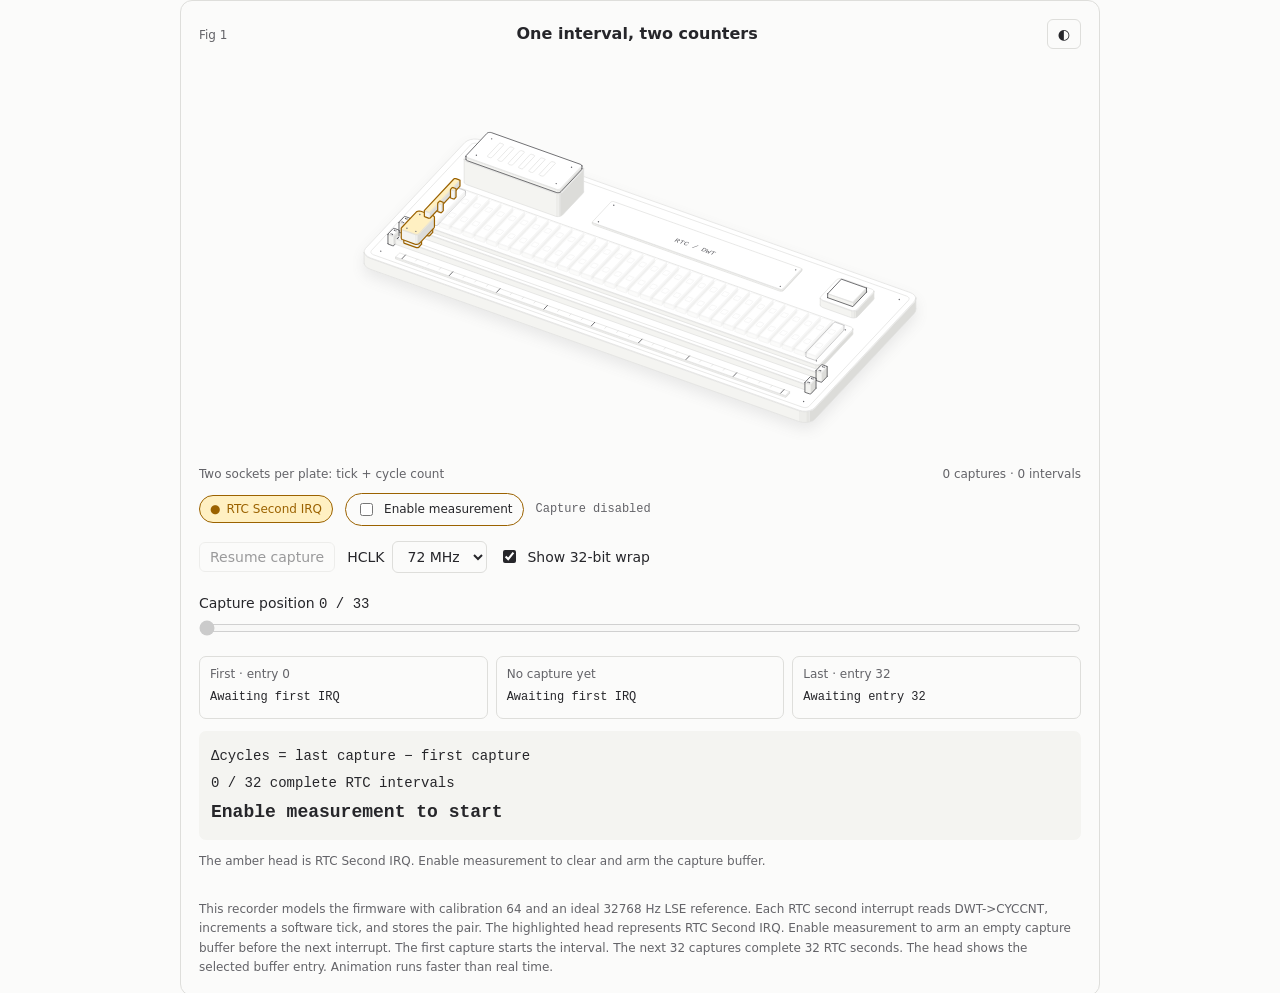
<file: docs/assets/clock-measure/index.html>
<!doctype html>
<!-- Copyright (C) 2026 Phyxor Microsystems; SPDX-License-Identifier: BSD-3-Clause -->
<!-- Generated by build.mjs with the Anatomy geometry kit. -->
<html lang="en"><head><meta charset="utf-8"><meta name="viewport" content="width=device-width,initial-scale=1">
<title>RTC and cycle counter measurement</title>
<style>
:root { color-scheme: light dark; font-family: system-ui, sans-serif; font-size: 14px; }
* { box-sizing: border-box; }
body { margin: 0; background: var(--paper); color: var(--ink); --paper:#fbfbfa; --ink:#26262a; --muted:#636368; --line:#dededb; --shade0:#dcdcd9; --shade1:#e5e5e2; --shade2:#ededea; --shade3:#f4f4f1; --top:#fff; }
body[data-theme="dark"] { --paper:#131313; --ink:#e6e6e6; --muted:#a3a3a3; --line:#373737; --shade0:#171717; --shade1:#1e1e1e; --shade2:#252525; --shade3:#2c2c2c; --top:#333; }
body { --irq:#9b6200; --irq-fill:#fff0c2; }
body[data-theme="dark"] { --irq:#edb956; --irq-fill:#40321b; }
#head .iso-edge { stroke:var(--irq); stroke-width:1.2; }
#head .iso-top { fill:var(--irq-fill); }
#head[data-enabled] .iso-edge { stroke-width:1.8; }
.irq-controls { display:flex; flex-wrap:wrap; gap:12px; align-items:center; margin-top:12px; }
.irq-tag,.enable-tag { border:1px solid var(--irq); border-radius:20px; padding:6px 10px; font-size:12px; }
.irq-tag { color:var(--irq); background:var(--irq-fill); }
.irq-tag::before { content:'●'; margin-right:6px; }
#irq-state { font-size:12px; color:var(--muted); }
button:disabled { opacity:.45; cursor:default; }
.iso-plate { border:1px solid var(--line); border-radius:12px; padding:18px; max-width:920px; margin:auto; }
header, footer { display:flex; justify-content:space-between; gap:12px; align-items:baseline; }
header span, footer, .hint, figcaption { color:var(--muted); font-size:12px; }
h2 { font-size:16px; font-weight:600; margin:0; }
figure { margin:0; }
.iso-svg { display:block; width:100%; height:auto; }
.iso-svg path, .iso-svg circle { vector-effect:non-scaling-stroke; }
.iso-fill { fill:var(--paper); }
.iso-top { fill:var(--top); }
.iso-shade[data-shade="0"] { fill:var(--shade0); }
.iso-shade[data-shade="1"] { fill:var(--shade1); }
.iso-shade[data-shade="2"] { fill:var(--shade2); }
.iso-shade[data-shade="3"] { fill:var(--shade3); }
.iso-edge,.iso-crease,.iso-bevel,.iso-line { fill:none; stroke:var(--line); stroke-width:.65; stroke-linejoin:round; stroke-linecap:round; }
.iso-solid[data-tone="mid"]>.iso-edge { stroke:var(--muted); }
[data-tone="hi"]>.iso-edge,.iso-line[data-tone="hi"] { stroke:var(--ink); }
.iso-solid[data-lit]>.iso-edge { stroke:var(--ink); stroke-width:1.2; }
.iso-dots circle { fill:var(--muted); }
.iso-face-text { fill:var(--muted); font-family:monospace; }
.iso-halo { fill:var(--muted); opacity:.12; filter:blur(6px); }
[data-sample] { opacity:.35; transition:opacity .25s; }
[data-sample][data-captured] { opacity:1; }
.controls { display:flex; flex-wrap:wrap; align-items:center; gap:12px; padding:15px 0 10px; }
label { display:flex; align-items:center; gap:8px; }
button,select { font:inherit; color:var(--ink); background:var(--paper); border:1px solid var(--line); border-radius:6px; padding:6px 10px; }
button { cursor:pointer; }
input { accent-color:var(--ink); }
.scrubber { width:100%; display:block; margin:12px 0; }
.scrubber input { width:100%; margin:8px 0; }
.samples { display:grid; grid-template-columns:repeat(3,minmax(0,1fr)); gap:8px; }
.sample { padding:10px; border:1px solid var(--line); border-radius:7px; }
.sample span { display:block; color:var(--muted); font-size:12px; margin-bottom:6px; }
code,output { font-family:ui-monospace,monospace; font-variant-numeric:tabular-nums; }
.sample code { display:block; font-size:12px; line-height:1.8; white-space:pre-line; overflow-wrap:anywhere; }
.result { background:var(--shade3); padding:12px; border-radius:7px; margin:12px 0; line-height:1.8; }
.result output { display:block; font-size:18px; font-weight:600; }
.hint { min-height:36px; line-height:1.5; margin:12px 0; }
figcaption { line-height:1.6; margin-top:12px; }
:focus-visible { outline:2px solid var(--ink); outline-offset:3px; }
@media(max-width:480px) { .iso-plate { padding:12px; } header { align-items:flex-start; } h2 { font-size:14px; } .samples { gap:4px; } .sample { padding:6px; } .sample code { font-size:10px; } footer { flex-wrap:wrap; } .controls { gap:8px; } }
@media(prefers-reduced-motion:reduce) { * { transition:none!important; } }
</style></head>
<body class="iso" data-theme="light"><main class="iso-plate">
<header><span>Fig 1</span><h2>One interval, two counters</h2><button id="theme" aria-label="Switch to dark theme">◐</button></header>
<figure>
<svg xmlns="http://www.w3.org/2000/svg" class="iso-svg" viewBox="0 0 760 360" role="img" aria-label="A two-channel sampling recorder. Each of 33 plates holds a software tick and a DWT timestamp. A sampling head moves across the plates. The first and last captures bound 32 RTC seconds."><path class="iso-halo" d="M142.3 181.1L142.3 179.9L142.8 178.7L143.6 177.5L229 86.5L230.1 85.5L231.6 84.7L233.3 84L235.2 83.6L237.2 83.4L239.2 83.4L241.2 83.7L243 84.2L612.6 215.6L614.3 216.3L615.6 217.2L616.7 218.2L617.4 219.4L617.7 220.6L617.7 229.9L617.7 231.2L617.2 232.4L616.4 233.5L531 324.5L529.9 325.5L528.4 326.4L526.7 327L524.8 327.5L522.8 327.7L520.8 327.6L518.8 327.3L517 326.8L147.4 195.5L145.7 194.7L144.4 193.8L143.3 192.8L142.6 191.6L142.3 190.4Z"/><g class="iso-solid"><path class="iso-fill" d="M230 104.1L230 103.6L230.3 103L236.2 96.8L236.8 96.3L237.6 96L238.5 95.9L239.4 95.9L240.2 96.1L253 100.6L253.7 101L254.2 101.5L254.4 102L254.4 107.8L254.4 108.4L254.1 108.9L248.2 115.2L247.6 115.6L246.8 115.9L245.9 116.1L245 116L244.2 115.8L231.4 111.3L230.7 110.9L230.2 110.5L230 109.9Z"/><path class="iso-shade" data-shade="0" d="M254.4 107.8L254.4 108.4L254.4 102.6L254.4 102ZM254.4 108.4L254.1 108.9L254.1 103.1L254.4 102.6ZM254.1 108.9L248.2 115.2L248.2 109.4L254.1 103.1ZM248.2 115.2L247.6 115.6L247.6 109.8L248.2 109.4ZM247.6 115.6L246.8 115.9L246.8 110.1L247.6 109.8Z"/><path class="iso-shade" data-shade="1" d="M246.8 115.9L245.9 116.1L245.9 110.3L246.8 110.1Z"/><path class="iso-shade" data-shade="2" d="M245.9 116.1L245 116L245 110.2L245.9 110.3ZM245 116L244.2 115.8L244.2 110L245 110.2Z"/><path class="iso-shade" data-shade="3" d="M244.2 115.8L231.4 111.3L231.4 105.5L244.2 110ZM231.4 111.3L230.7 110.9L230.7 105.1L231.4 105.5ZM230.7 110.9L230.2 110.5L230.2 104.7L230.7 105.1ZM230.2 110.5L230 109.9L230 104.1L230.2 104.7Z"/><path class="iso-top" d="M253 100.6L253.7 101L254.2 101.5L254.4 102L254.4 102.6L254.1 103.1L248.2 109.4L247.6 109.8L246.8 110.1L245.9 110.3L245 110.2L244.2 110L231.4 105.5L230.7 105.1L230.2 104.7L230 104.1L230 103.6L230.3 103L236.2 96.8L236.8 96.3L237.6 96L238.5 95.9L239.4 95.9L240.2 96.1Z"/><path class="iso-line iso-crease" data-tone="faint" d="M254.4 102L254.4 102.6L254.1 103.1L248.2 109.4L247.6 109.8L246.8 110.1L245.9 110.3L245 110.2L244.2 110L231.4 105.5L230.7 105.1L230.2 104.7L230 104.1"/><path class="iso-line iso-bevel" data-tone="faint" d="M254.4 102L253.7 102.5L253.4 102.9L247.6 109.1L247.1 109.5L246.5 109.7L245.9 109.8L245.2 109.8L244.5 109.6L231.8 105.1L231.2 104.8L230.9 104.5L230 104.1"/><path class="iso-line iso-edge" data-tone="lo" d="M230 104.1L230 103.6L230.3 103L236.2 96.8L236.8 96.3L237.6 96L238.5 95.9L239.4 95.9L240.2 96.1L253 100.6L253.7 101L254.2 101.5L254.4 102M254.4 107.8L254.4 108.4L254.1 108.9L248.2 115.2L247.6 115.6L246.8 115.9L245.9 116.1L245 116L244.2 115.8L231.4 111.3L230.7 110.9L230.2 110.5L230 109.9M254.4 102L254.4 107.8M230 104.1L230 109.9"/></g><g class="iso-solid"><path class="iso-fill" d="M579.1 228.2L579.2 227.7L579.5 227.1L585.4 220.9L586 220.4L586.8 220.1L587.6 220L588.6 220L589.4 220.2L602.2 224.7L602.9 225.1L603.4 225.6L603.6 226.1L603.6 231.9L603.6 232.5L603.2 233L597.4 239.3L596.8 239.7L596 240L595.1 240.2L594.2 240.2L593.3 240L580.6 235.4L579.9 235.1L579.4 234.6L579.1 234Z"/><path class="iso-shade" data-shade="0" d="M603.6 231.9L603.6 232.5L603.6 226.7L603.6 226.1ZM603.6 232.5L603.2 233L603.2 227.2L603.6 226.7ZM603.2 233L597.4 239.3L597.4 233.5L603.2 227.2ZM597.4 239.3L596.8 239.7L596.8 233.9L597.4 233.5ZM596.8 239.7L596 240L596 234.2L596.8 233.9Z"/><path class="iso-shade" data-shade="1" d="M596 240L595.1 240.2L595.1 234.4L596 234.2Z"/><path class="iso-shade" data-shade="2" d="M595.1 240.2L594.2 240.2L594.2 234.4L595.1 234.4ZM594.2 240.2L593.3 240L593.3 234.2L594.2 234.4Z"/><path class="iso-shade" data-shade="3" d="M593.3 240L580.6 235.4L580.6 229.6L593.3 234.2ZM580.6 235.4L579.9 235.1L579.9 229.3L580.6 229.6ZM579.9 235.1L579.4 234.6L579.4 228.8L579.9 229.3ZM579.4 234.6L579.1 234L579.1 228.2L579.4 228.8Z"/><path class="iso-top" d="M602.2 224.7L602.9 225.1L603.4 225.6L603.6 226.1L603.6 226.7L603.2 227.2L597.4 233.5L596.8 233.9L596 234.2L595.1 234.4L594.2 234.4L593.3 234.2L580.6 229.6L579.9 229.3L579.4 228.8L579.1 228.2L579.2 227.7L579.5 227.1L585.4 220.9L586 220.4L586.8 220.1L587.6 220L588.6 220L589.4 220.2Z"/><path class="iso-line iso-crease" data-tone="faint" d="M603.6 226.1L603.6 226.7L603.2 227.2L597.4 233.5L596.8 233.9L596 234.2L595.1 234.4L594.2 234.4L593.3 234.2L580.6 229.6L579.9 229.3L579.4 228.8L579.1 228.2"/><path class="iso-line iso-bevel" data-tone="faint" d="M603.6 226.1L602.9 226.6L602.6 227L596.7 233.2L596.3 233.6L595.7 233.8L595 233.9L594.3 233.9L593.7 233.7L581 229.2L580.4 229L580 228.6L579.1 228.2"/><path class="iso-line iso-edge" data-tone="lo" d="M579.1 228.2L579.2 227.7L579.5 227.1L585.4 220.9L586 220.4L586.8 220.1L587.6 220L588.6 220L589.4 220.2L602.2 224.7L602.9 225.1L603.4 225.6L603.6 226.1M603.6 231.9L603.6 232.5L603.2 233L597.4 239.3L596.8 239.7L596 240L595.1 240.2L594.2 240.2L593.3 240L580.6 235.4L579.9 235.1L579.4 234.6L579.1 234M603.6 226.1L603.6 231.9M579.1 228.2L579.1 234"/></g><g class="iso-solid"><path class="iso-fill" d="M156.4 182.6L156.4 182L156.8 181.5L162.6 175.2L163.2 174.8L164 174.5L164.9 174.3L165.8 174.3L166.7 174.5L179.4 179.1L180.1 179.4L180.6 179.9L180.9 180.5L180.9 186.3L180.8 186.8L180.5 187.4L174.6 193.6L174 194.1L173.2 194.4L172.4 194.5L171.4 194.5L170.6 194.3L157.8 189.8L157.1 189.4L156.6 188.9L156.4 188.4Z"/><path class="iso-shade" data-shade="0" d="M180.9 186.3L180.8 186.8L180.8 181L180.9 180.5ZM180.8 186.8L180.5 187.4L180.5 181.6L180.8 181ZM180.5 187.4L174.6 193.6L174.6 187.8L180.5 181.6ZM174.6 193.6L174 194.1L174 188.3L174.6 187.8ZM174 194.1L173.2 194.4L173.2 188.6L174 188.3Z"/><path class="iso-shade" data-shade="1" d="M173.2 194.4L172.4 194.5L172.4 188.7L173.2 188.6Z"/><path class="iso-shade" data-shade="2" d="M172.4 194.5L171.4 194.5L171.4 188.7L172.4 188.7ZM171.4 194.5L170.6 194.3L170.6 188.5L171.4 188.7Z"/><path class="iso-shade" data-shade="3" d="M170.6 194.3L157.8 189.8L157.8 184L170.6 188.5ZM157.8 189.8L157.1 189.4L157.1 183.6L157.8 184ZM157.1 189.4L156.6 188.9L156.6 183.1L157.1 183.6ZM156.6 188.9L156.4 188.4L156.4 182.6L156.6 183.1Z"/><path class="iso-top" d="M179.4 179.1L180.1 179.4L180.6 179.9L180.9 180.5L180.8 181L180.5 181.6L174.6 187.8L174 188.3L173.2 188.6L172.4 188.7L171.4 188.7L170.6 188.5L157.8 184L157.1 183.6L156.6 183.1L156.4 182.6L156.4 182L156.8 181.5L162.6 175.2L163.2 174.8L164 174.5L164.9 174.3L165.8 174.3L166.7 174.5Z"/><path class="iso-line iso-crease" data-tone="faint" d="M180.9 180.5L180.8 181L180.5 181.6L174.6 187.8L174 188.3L173.2 188.6L172.4 188.7L171.4 188.7L170.6 188.5L157.8 184L157.1 183.6L156.6 183.1L156.4 182.6"/><path class="iso-line iso-bevel" data-tone="faint" d="M180.9 180.5L180.1 180.9L179.8 181.4L174 187.6L173.5 187.9L172.9 188.2L172.3 188.3L171.6 188.3L170.9 188.1L158.3 183.6L157.7 183.3L157.3 182.9L156.4 182.6"/><path class="iso-line iso-edge" data-tone="lo" d="M156.4 182.6L156.4 182L156.8 181.5L162.6 175.2L163.2 174.8L164 174.5L164.9 174.3L165.8 174.3L166.7 174.5L179.4 179.1L180.1 179.4L180.6 179.9L180.9 180.5M180.9 186.3L180.8 186.8L180.5 187.4L174.6 193.6L174 194.1L173.2 194.4L172.4 194.5L171.4 194.5L170.6 194.3L157.8 189.8L157.1 189.4L156.6 188.9L156.4 188.4M180.9 180.5L180.9 186.3M156.4 182.6L156.4 188.4"/></g><g class="iso-solid"><path class="iso-fill" d="M505.6 306.7L505.6 306.1L505.9 305.6L511.8 299.3L512.4 298.9L513.2 298.6L514.1 298.4L515 298.5L515.8 298.7L528.6 303.2L529.3 303.6L529.8 304L530 304.6L530 310.4L530 310.9L529.7 311.5L523.8 317.7L523.2 318.2L522.4 318.5L521.5 318.6L520.6 318.6L519.8 318.4L507 313.9L506.3 313.5L505.8 313L505.6 312.5Z"/><path class="iso-shade" data-shade="0" d="M530 310.4L530 310.9L530 305.1L530 304.6ZM530 310.9L529.7 311.5L529.7 305.7L530 305.1ZM529.7 311.5L523.8 317.7L523.8 311.9L529.7 305.7ZM523.8 317.7L523.2 318.2L523.2 312.4L523.8 311.9ZM523.2 318.2L522.4 318.5L522.4 312.7L523.2 312.4Z"/><path class="iso-shade" data-shade="1" d="M522.4 318.5L521.5 318.6L521.5 312.8L522.4 312.7Z"/><path class="iso-shade" data-shade="2" d="M521.5 318.6L520.6 318.6L520.6 312.8L521.5 312.8ZM520.6 318.6L519.8 318.4L519.8 312.6L520.6 312.8Z"/><path class="iso-shade" data-shade="3" d="M519.8 318.4L507 313.9L507 308.1L519.8 312.6ZM507 313.9L506.3 313.5L506.3 307.7L507 308.1ZM506.3 313.5L505.8 313L505.8 307.2L506.3 307.7ZM505.8 313L505.6 312.5L505.6 306.7L505.8 307.2Z"/><path class="iso-top" d="M528.6 303.2L529.3 303.6L529.8 304L530 304.6L530 305.1L529.7 305.7L523.8 311.9L523.2 312.4L522.4 312.7L521.5 312.8L520.6 312.8L519.8 312.6L507 308.1L506.3 307.7L505.8 307.2L505.6 306.7L505.6 306.1L505.9 305.6L511.8 299.3L512.4 298.9L513.2 298.6L514.1 298.4L515 298.5L515.8 298.7Z"/><path class="iso-line iso-crease" data-tone="faint" d="M530 304.6L530 305.1L529.7 305.7L523.8 311.9L523.2 312.4L522.4 312.7L521.5 312.8L520.6 312.8L519.8 312.6L507 308.1L506.3 307.7L505.8 307.2L505.6 306.7"/><path class="iso-line iso-bevel" data-tone="faint" d="M530 304.6L529.3 305L529 305.5L523.2 311.7L522.7 312.1L522.1 312.3L521.5 312.4L520.8 312.4L520.1 312.2L507.4 307.7L506.8 307.4L506.5 307.1L505.6 306.7"/><path class="iso-line iso-edge" data-tone="lo" d="M505.6 306.7L505.6 306.1L505.9 305.6L511.8 299.3L512.4 298.9L513.2 298.6L514.1 298.4L515 298.5L515.8 298.7L528.6 303.2L529.3 303.6L529.8 304L530 304.6M530 310.4L530 310.9L529.7 311.5L523.8 317.7L523.2 318.2L522.4 318.5L521.5 318.6L520.6 318.6L519.8 318.4L507 313.9L506.3 313.5L505.8 313L505.6 312.5M530 304.6L530 310.4M505.6 306.7L505.6 312.5"/></g><g class="iso-solid"><path class="iso-fill" d="M142.3 175.6L142.5 173.6L143.6 171.7L229 80.7L231 79.2L233.7 78.1L236.8 77.6L240 77.7L243 78.4L612.6 209.8L615.1 211L616.9 212.7L617.7 214.6L617.7 223.9L617.5 225.8L616.4 227.7L531 318.7L529 320.3L526.3 321.3L523.2 321.8L520 321.7L517 321L147.4 189.7L144.9 188.4L143.1 186.8L142.3 184.8Z"/><path class="iso-shade" data-shade="0" d="M617.7 223.9L617.5 225.8L617.5 216.6L617.7 214.6ZM617.5 225.8L616.4 227.7L616.4 218.4L617.5 216.6ZM616.4 227.7L531 318.7L531 309.4L616.4 218.4ZM531 318.7L529 320.3L529 311L531 309.4ZM529 320.3L526.3 321.3L526.3 312.1L529 311Z"/><path class="iso-shade" data-shade="1" d="M526.3 321.3L523.2 321.8L523.2 312.6L526.3 312.1Z"/><path class="iso-shade" data-shade="2" d="M523.2 321.8L520 321.7L520 312.5L523.2 312.6ZM520 321.7L517 321L517 311.8L520 312.5Z"/><path class="iso-shade" data-shade="3" d="M517 321L147.4 189.7L147.4 180.4L517 311.8ZM147.4 189.7L144.9 188.4L144.9 179.1L147.4 180.4ZM144.9 188.4L143.1 186.8L143.1 177.5L144.9 179.1ZM143.1 186.8L142.3 184.8L142.3 175.6L143.1 177.5Z"/><path class="iso-top" d="M612.6 209.8L615.1 211L616.9 212.7L617.7 214.6L617.5 216.6L616.4 218.4L531 309.4L529 311L526.3 312.1L523.2 312.6L520 312.5L517 311.8L147.4 180.4L144.9 179.1L143.1 177.5L142.3 175.6L142.5 173.6L143.6 171.7L229 80.7L231 79.2L233.7 78.1L236.8 77.6L240 77.7L243 78.4Z"/><path class="iso-line iso-crease" data-tone="faint" d="M617.7 214.6L617.5 216.6L616.4 218.4L531 309.4L529 311L526.3 312.1L523.2 312.6L520 312.5L517 311.8L147.4 180.4L144.9 179.1L143.1 177.5L142.3 175.6"/><path class="iso-line iso-bevel" data-tone="faint" d="M617.7 214.6L616.8 216.5L615.7 218.2L530.4 309.2L528.5 310.6L526 311.6L523.1 312.1L520.1 312L517.3 311.3L147.8 180L145.4 178.8L143.8 177.3L142.3 175.6"/><path class="iso-line iso-edge" data-tone="lo" d="M142.3 175.6L142.5 173.6L143.6 171.7L229 80.7L231 79.2L233.7 78.1L236.8 77.6L240 77.7L243 78.4L612.6 209.8L615.1 211L616.9 212.7L617.7 214.6M617.7 223.9L617.5 225.8L616.4 227.7L531 318.7L529 320.3L526.3 321.3L523.2 321.8L520 321.7L517 321L147.4 189.7L144.9 188.4L143.1 186.8L142.3 184.8M617.7 214.6L617.7 223.9M142.3 175.6L142.3 184.8"/></g><path class="iso-line" data-tone="lo" d="M609.7 212.9L610.4 213.2L611 213.6L611.4 214L611.7 214.5L611.9 215.1L611.8 215.6L611.6 216.1L611.3 216.6L525.9 307.6L525.4 308.1L524.8 308.4L524.1 308.7L523.3 308.9L522.4 309L521.5 309L520.7 308.8L519.9 308.6L150.3 177.3L149.6 176.9L149 176.6L148.6 176.1L148.3 175.6L148.1 175.1L148.2 174.5L148.4 174L148.7 173.5L234.1 82.5L234.6 82.1L235.2 81.7L235.9 81.4L236.7 81.3L237.6 81.2L238.5 81.2L239.3 81.3L240.1 81.5Z"/><g class="iso-dots" data-tone="mid"><circle cx="239" cy="86.4" r="0.6"/><circle cx="603.4" cy="215.9" r="0.6"/><circle cx="156.6" cy="174.2" r="0.6"/><circle cx="521" cy="303.8" r="0.6"/></g><g class="iso-solid"><path class="iso-fill" d="M189.2 149.7L189.3 148.8L189.8 148L216.2 119.8L217.1 119.1L218.3 118.7L219.6 118.4L221 118.5L222.3 118.8L561.3 239.3L562.3 239.8L563.1 240.5L563.4 241.4L563.4 244.8L563.4 245.7L562.9 246.5L536.4 274.7L535.5 275.4L534.4 275.8L533 276.1L531.7 276L530.4 275.7L191.4 155.2L190.3 154.7L189.6 154L189.2 153.2Z"/><path class="iso-shade" data-shade="0" d="M563.4 244.8L563.4 245.7L563.4 242.2L563.4 241.4ZM563.4 245.7L562.9 246.5L562.9 243L563.4 242.2ZM562.9 246.5L536.4 274.7L536.4 271.2L562.9 243ZM536.4 274.7L535.5 275.4L535.5 271.9L536.4 271.2ZM535.5 275.4L534.4 275.8L534.4 272.4L535.5 271.9Z"/><path class="iso-shade" data-shade="1" d="M534.4 275.8L533 276.1L533 272.6L534.4 272.4Z"/><path class="iso-shade" data-shade="2" d="M533 276.1L531.7 276L531.7 272.5L533 272.6ZM531.7 276L530.4 275.7L530.4 272.2L531.7 272.5Z"/><path class="iso-shade" data-shade="3" d="M530.4 275.7L191.4 155.2L191.4 151.7L530.4 272.2ZM191.4 155.2L190.3 154.7L190.3 151.2L191.4 151.7ZM190.3 154.7L189.6 154L189.6 150.5L190.3 151.2ZM189.6 154L189.2 153.2L189.2 149.7L189.6 150.5Z"/><path class="iso-top" d="M561.3 239.3L562.3 239.8L563.1 240.5L563.4 241.4L563.4 242.2L562.9 243L536.4 271.2L535.5 271.9L534.4 272.4L533 272.6L531.7 272.5L530.4 272.2L191.4 151.7L190.3 151.2L189.6 150.5L189.2 149.7L189.3 148.8L189.8 148L216.2 119.8L217.1 119.1L218.3 118.7L219.6 118.4L221 118.5L222.3 118.8Z"/><path class="iso-line iso-crease" data-tone="faint" d="M563.4 241.4L563.4 242.2L562.9 243L536.4 271.2L535.5 271.9L534.4 272.4L533 272.6L531.7 272.5L530.4 272.2L191.4 151.7L190.3 151.2L189.6 150.5L189.2 149.7"/><path class="iso-line iso-bevel" data-tone="faint" d="M563.4 241.4L562.7 242.1L562.2 242.8L535.8 271L535 271.6L534.1 272L533 272.1L531.8 272.1L530.7 271.8L191.8 151.4L190.9 150.9L190.2 150.3L189.2 149.7"/><path class="iso-line iso-edge" data-tone="mid" d="M189.2 149.7L189.3 148.8L189.8 148L216.2 119.8L217.1 119.1L218.3 118.7L219.6 118.4L221 118.5L222.3 118.8L561.3 239.3L562.3 239.8L563.1 240.5L563.4 241.4M563.4 244.8L563.4 245.7L562.9 246.5L536.4 274.7L535.5 275.4L534.4 275.8L533 276.1L531.7 276L530.4 275.7L191.4 155.2L190.3 154.7L189.6 154L189.2 153.2M563.4 241.4L563.4 244.8M189.2 149.7L189.2 153.2"/></g><g class="iso-dots" data-tone="mid"><circle cx="220.6" cy="122.4" r="0.6"/><circle cx="557" cy="242" r="0.6"/><circle cx="195.6" cy="149.1" r="0.6"/><circle cx="532" cy="268.7" r="0.6"/></g><g class="iso-solid"><path class="iso-fill" d="M228.5 95.1L228.6 94.3L229.1 93.5L246.8 74.6L247.6 74L248.8 73.5L250.1 73.3L251.5 73.3L252.8 73.7L329.3 100.8L330.3 101.4L331.1 102.1L331.4 102.9L331.4 122.6L331.4 123.5L330.9 124.3L313.2 143.1L312.3 143.7L311.2 144.2L309.8 144.4L308.5 144.4L307.2 144.1L230.7 116.9L229.6 116.4L228.9 115.7L228.5 114.8Z"/><path class="iso-shade" data-shade="0" d="M331.4 122.6L331.4 123.5L331.4 103.8L331.4 102.9ZM331.4 123.5L330.9 124.3L330.9 104.5L331.4 103.8ZM330.9 124.3L313.2 143.1L313.2 123.4L330.9 104.5ZM313.2 143.1L312.3 143.7L312.3 124L313.2 123.4ZM312.3 143.7L311.2 144.2L311.2 124.5L312.3 124Z"/><path class="iso-shade" data-shade="1" d="M311.2 144.2L309.8 144.4L309.8 124.7L311.2 124.5Z"/><path class="iso-shade" data-shade="2" d="M309.8 144.4L308.5 144.4L308.5 124.7L309.8 124.7ZM308.5 144.4L307.2 144.1L307.2 124.4L308.5 124.7Z"/><path class="iso-shade" data-shade="3" d="M307.2 144.1L230.7 116.9L230.7 97.2L307.2 124.4ZM230.7 116.9L229.6 116.4L229.6 96.7L230.7 97.2ZM229.6 116.4L228.9 115.7L228.9 95.9L229.6 96.7ZM228.9 115.7L228.5 114.8L228.5 95.1L228.9 95.9Z"/><path class="iso-top" d="M329.3 100.8L330.3 101.4L331.1 102.1L331.4 102.9L331.4 103.8L330.9 104.5L313.2 123.4L312.3 124L311.2 124.5L309.8 124.7L308.5 124.7L307.2 124.4L230.7 97.2L229.6 96.7L228.9 95.9L228.5 95.1L228.6 94.3L229.1 93.5L246.8 74.6L247.6 74L248.8 73.5L250.1 73.3L251.5 73.3L252.8 73.7Z"/><path class="iso-line iso-crease" data-tone="faint" d="M331.4 102.9L331.4 103.8L330.9 104.5L313.2 123.4L312.3 124L311.2 124.5L309.8 124.7L308.5 124.7L307.2 124.4L230.7 97.2L229.6 96.7L228.9 95.9L228.5 95.1"/><path class="iso-line iso-bevel" data-tone="faint" d="M331.4 102.9L330.6 103.7L330.2 104.4L312.6 123.1L311.8 123.7L310.9 124.1L309.8 124.3L308.6 124.2L307.5 124L231.1 96.8L230.2 96.4L229.6 95.8L228.5 95.1"/><path class="iso-line iso-edge" data-tone="mid" d="M228.5 95.1L228.6 94.3L229.1 93.5L246.8 74.6L247.6 74L248.8 73.5L250.1 73.3L251.5 73.3L252.8 73.7L329.3 100.8L330.3 101.4L331.1 102.1L331.4 102.9M331.4 122.6L331.4 123.5L330.9 124.3L313.2 143.1L312.3 143.7L311.2 144.2L309.8 144.4L308.5 144.4L307.2 144.1L230.7 116.9L229.6 116.4L228.9 115.7L228.5 114.8M331.4 102.9L331.4 122.6M228.5 95.1L228.5 114.8"/></g><g class="iso-solid"><path class="iso-fill" d="M230 92.7L230 92.1L230.4 91.6L248 72.8L248.6 72.3L249.4 72L250.3 71.9L251.2 71.9L252.1 72.1L328.5 99.3L329.2 99.7L329.7 100.1L330 100.7L330 103L329.9 103.6L329.6 104.1L311.9 122.9L311.4 123.4L310.6 123.7L309.7 123.8L308.8 123.8L307.9 123.6L231.5 96.4L230.7 96L230.2 95.6L230 95Z"/><path class="iso-shade" data-shade="0" d="M330 103L329.9 103.6L329.9 101.2L330 100.7ZM329.9 103.6L329.6 104.1L329.6 101.8L329.9 101.2ZM329.6 104.1L311.9 122.9L311.9 120.6L329.6 101.8ZM311.9 122.9L311.4 123.4L311.4 121L311.9 120.6ZM311.4 123.4L310.6 123.7L310.6 121.4L311.4 121Z"/><path class="iso-shade" data-shade="1" d="M310.6 123.7L309.7 123.8L309.7 121.5L310.6 121.4Z"/><path class="iso-shade" data-shade="2" d="M309.7 123.8L308.8 123.8L308.8 121.5L309.7 121.5ZM308.8 123.8L307.9 123.6L307.9 121.3L308.8 121.5Z"/><path class="iso-shade" data-shade="3" d="M307.9 123.6L231.5 96.4L231.5 94.1L307.9 121.3ZM231.5 96.4L230.7 96L230.7 93.7L231.5 94.1ZM230.7 96L230.2 95.6L230.2 93.3L230.7 93.7ZM230.2 95.6L230 95L230 92.7L230.2 93.3Z"/><path class="iso-top" d="M328.5 99.3L329.2 99.7L329.7 100.1L330 100.7L329.9 101.2L329.6 101.8L311.9 120.6L311.4 121L310.6 121.4L309.7 121.5L308.8 121.5L307.9 121.3L231.5 94.1L230.7 93.7L230.2 93.3L230 92.7L230 92.1L230.4 91.6L248 72.8L248.6 72.3L249.4 72L250.3 71.9L251.2 71.9L252.1 72.1Z"/><path class="iso-line iso-crease" data-tone="faint" d="M330 100.7L329.9 101.2L329.6 101.8L311.9 120.6L311.4 121L310.6 121.4L309.7 121.5L308.8 121.5L307.9 121.3L231.5 94.1L230.7 93.7L230.2 93.3L230 92.7"/><path class="iso-line iso-bevel" data-tone="faint" d="M330 100.7L329.2 101.1L328.9 101.6L311.3 120.3L310.9 120.7L310.3 120.9L309.6 121L308.9 121L308.2 120.9L231.9 93.7L231.3 93.4L230.9 93.1L230 92.7"/><path class="iso-line iso-edge" data-tone="hi" d="M230 92.7L230 92.1L230.4 91.6L248 72.8L248.6 72.3L249.4 72L250.3 71.9L251.2 71.9L252.1 72.1L328.5 99.3L329.2 99.7L329.7 100.1L330 100.7M330 103L329.9 103.6L329.6 104.1L311.9 122.9L311.4 123.4L310.6 123.7L309.7 123.8L308.8 123.8L307.9 123.6L231.5 96.4L230.7 96L230.2 95.6L230 95M330 100.7L330 103M230 92.7L230 95"/></g><g class="iso-dots" data-tone="mid"><circle cx="252.2" cy="77.4" r="0.6"/><circle cx="321" cy="101.9" r="0.6"/><circle cx="239" cy="91.5" r="0.6"/><circle cx="307.8" cy="116" r="0.6"/></g><path class="iso-line" data-tone="lo" d="M261.7 81.8L261.9 81.9L262.1 82L262.2 82.2L262.3 82.4L262.4 82.5L262.4 82.7L262.3 82.9L262.2 83L252.6 93.2L252.5 93.4L252.3 93.5L252 93.6L251.7 93.7L251.5 93.7L251.2 93.7L250.9 93.7L250.6 93.6L249.3 93.1L249.1 93L248.9 92.9L248.8 92.7L248.7 92.6L248.6 92.4L248.6 92.2L248.7 92L248.8 91.9L258.4 81.7L258.5 81.5L258.7 81.4L259 81.3L259.3 81.3L259.5 81.2L259.8 81.2L260.1 81.3L260.4 81.4Z"/><path class="iso-line" data-tone="lo" d="M270.6 85L270.8 85.1L271 85.2L271.2 85.4L271.3 85.5L271.3 85.7L271.3 85.9L271.2 86.1L271.1 86.2L261.5 96.4L261.4 96.6L261.2 96.7L260.9 96.8L260.7 96.8L260.4 96.9L260.1 96.9L259.8 96.8L259.5 96.7L258.3 96.3L258 96.2L257.8 96.1L257.7 95.9L257.6 95.7L257.5 95.6L257.5 95.4L257.6 95.2L257.7 95.1L267.3 84.9L267.5 84.7L267.7 84.6L267.9 84.5L268.2 84.4L268.5 84.4L268.8 84.4L269 84.5L269.3 84.5Z"/><path class="iso-line" data-tone="lo" d="M279.5 88.2L279.7 88.3L279.9 88.4L280.1 88.5L280.2 88.7L280.2 88.9L280.2 89.1L280.2 89.2L280 89.4L270.5 99.6L270.3 99.7L270.1 99.9L269.8 99.9L269.6 100L269.3 100L269 100L268.7 100L268.5 99.9L267.2 99.5L267 99.4L266.8 99.2L266.6 99.1L266.5 98.9L266.5 98.7L266.5 98.6L266.5 98.4L266.6 98.2L276.2 88L276.4 87.9L276.6 87.8L276.8 87.7L277.1 87.6L277.4 87.6L277.7 87.6L278 87.6L278.2 87.7Z"/><path class="iso-line" data-tone="lo" d="M288.4 91.3L288.7 91.4L288.8 91.6L289 91.7L289.1 91.9L289.2 92L289.1 92.2L289.1 92.4L289 92.6L279.4 102.8L279.2 102.9L279 103L278.8 103.1L278.5 103.2L278.2 103.2L277.9 103.2L277.6 103.2L277.4 103.1L276.1 102.6L275.9 102.5L275.7 102.4L275.5 102.3L275.4 102.1L275.4 101.9L275.4 101.7L275.4 101.6L275.6 101.4L285.1 91.2L285.3 91.1L285.5 90.9L285.8 90.8L286 90.8L286.3 90.7L286.6 90.8L286.9 90.8L287.1 90.9Z"/><path class="iso-line" data-tone="lo" d="M297.3 94.5L297.6 94.6L297.8 94.7L297.9 94.9L298 95L298.1 95.2L298.1 95.4L298 95.6L297.9 95.7L288.3 105.9L288.1 106.1L287.9 106.2L287.7 106.3L287.4 106.4L287.1 106.4L286.8 106.4L286.6 106.3L286.3 106.3L285 105.8L284.8 105.7L284.6 105.6L284.4 105.4L284.3 105.3L284.3 105.1L284.3 104.9L284.4 104.7L284.5 104.6L294.1 94.4L294.2 94.2L294.4 94.1L294.7 94L294.9 93.9L295.2 93.9L295.5 93.9L295.8 94L296.1 94Z"/><path class="iso-line" data-tone="lo" d="M306.3 97.7L306.5 97.8L306.7 97.9L306.8 98L306.9 98.2L307 98.4L307 98.6L306.9 98.7L306.8 98.9L297.2 109.1L297.1 109.2L296.9 109.4L296.6 109.5L296.3 109.5L296.1 109.6L295.8 109.5L295.5 109.5L295.2 109.4L293.9 109L293.7 108.9L293.5 108.7L293.4 108.6L293.3 108.4L293.2 108.3L293.2 108.1L293.3 107.9L293.4 107.7L303 97.5L303.1 97.4L303.4 97.3L303.6 97.2L303.9 97.1L304.2 97.1L304.4 97.1L304.7 97.1L305 97.2Z"/><g data-sample="0"><g class="iso-solid"><path class="iso-fill" d="M196.8 145.7L196.8 145.4L196.9 145.2L220.8 119.8L221 119.6L221.3 119.5L221.7 119.4L222.1 119.5L222.4 119.5L229 121.9L229.3 122L229.5 122.2L229.6 122.5L229.6 125.9L229.6 126.2L229.5 126.4L205.6 151.8L205.4 152L205.1 152.1L204.7 152.1L204.4 152.1L204 152.1L197.4 149.7L197.1 149.6L196.9 149.4L196.8 149.1Z"/><path class="iso-shade" data-shade="0" d="M229.6 125.9L229.6 126.2L229.6 122.7L229.6 122.5ZM229.6 126.2L229.5 126.4L229.5 122.9L229.6 122.7ZM229.5 126.4L205.6 151.8L205.6 148.3L229.5 122.9ZM205.6 151.8L205.4 152L205.4 148.5L205.6 148.3ZM205.4 152L205.1 152.1L205.1 148.6L205.4 148.5Z"/><path class="iso-shade" data-shade="1" d="M205.1 152.1L204.7 152.1L204.7 148.7L205.1 148.6Z"/><path class="iso-shade" data-shade="2" d="M204.7 152.1L204.4 152.1L204.4 148.7L204.7 148.7ZM204.4 152.1L204 152.1L204 148.6L204.4 148.7Z"/><path class="iso-shade" data-shade="3" d="M204 152.1L197.4 149.7L197.4 146.2L204 148.6ZM197.4 149.7L197.1 149.6L197.1 146.1L197.4 146.2ZM197.1 149.6L196.9 149.4L196.9 145.9L197.1 146.1ZM196.9 149.4L196.8 149.1L196.8 145.7L196.9 145.9Z"/><path class="iso-top" d="M229 121.9L229.3 122L229.5 122.2L229.6 122.5L229.6 122.7L229.5 122.9L205.6 148.3L205.4 148.5L205.1 148.6L204.7 148.7L204.4 148.7L204 148.6L197.4 146.2L197.1 146.1L196.9 145.9L196.8 145.7L196.8 145.4L196.9 145.2L220.8 119.8L221 119.6L221.3 119.5L221.7 119.4L222.1 119.5L222.4 119.5Z"/><path class="iso-line iso-crease" data-tone="faint" d="M229.6 122.5L229.6 122.7L229.5 122.9L205.6 148.3L205.4 148.5L205.1 148.6L204.7 148.7L204.4 148.7L204 148.6L197.4 146.2L197.1 146.1L196.9 145.9L196.8 145.7"/><path class="iso-line iso-bevel" data-tone="faint" d="M229.6 122.5L228.9 122.6L228.8 122.7L205 148.1L204.9 148.1L204.8 148.2L204.6 148.2L204.5 148.2L204.3 148.2L197.8 145.8L197.6 145.8L197.6 145.7L196.8 145.7"/><path class="iso-line iso-edge" data-tone="hi" d="M196.8 145.7L196.8 145.4L196.9 145.2L220.8 119.8L221 119.6L221.3 119.5L221.7 119.4L222.1 119.5L222.4 119.5L229 121.9L229.3 122L229.5 122.2L229.6 122.5M229.6 125.9L229.6 126.2L229.5 126.4L205.6 151.8L205.4 152L205.1 152.1L204.7 152.1L204.4 152.1L204 152.1L197.4 149.7L197.1 149.6L196.9 149.4L196.8 149.1M229.6 122.5L229.6 125.9M196.8 145.7L196.8 149.1"/></g><path class="iso-line" data-tone="mid" d="M222 126.7L222.1 126.8L222.2 126.9L222.3 126.9L222.4 127L222.4 127.1L222.4 127.3L222.4 127.4L222.3 127.5L220.2 129.7L220.1 129.7L220 129.8L219.8 129.9L219.7 129.9L219.5 129.9L219.3 129.9L219.2 129.9L219 129.8L216.2 128.9L216.1 128.8L216 128.7L215.9 128.6L215.8 128.5L215.8 128.4L215.8 128.3L215.8 128.2L215.9 128.1L218 125.9L218.1 125.8L218.2 125.8L218.3 125.7L218.5 125.7L218.7 125.6L218.8 125.6L219 125.7L219.2 125.7Z"/><path class="iso-line" data-tone="mid" d="M210.9 138.5L211.1 138.5L211.2 138.6L211.3 138.7L211.3 138.8L211.4 138.9L211.4 139L211.3 139.1L211.2 139.2L209.2 141.4L209.1 141.5L209 141.6L208.8 141.6L208.7 141.7L208.5 141.7L208.3 141.7L208.1 141.7L208 141.6L205.2 140.6L205 140.6L204.9 140.5L204.8 140.4L204.8 140.3L204.7 140.2L204.7 140.1L204.8 140L204.9 139.9L206.9 137.7L207 137.6L207.1 137.5L207.3 137.5L207.5 137.4L207.6 137.4L207.8 137.4L208 137.4L208.1 137.5Z"/></g><g data-sample="1"><g class="iso-solid"><path class="iso-fill" d="M207 149.3L207 149.1L207.1 148.9L231 123.4L231.2 123.3L231.5 123.1L231.9 123.1L232.2 123.1L232.6 123.2L239.2 125.5L239.5 125.7L239.7 125.9L239.8 126.1L239.8 129.6L239.8 129.8L239.6 130L215.8 155.4L215.6 155.6L215.3 155.7L214.9 155.8L214.5 155.8L214.2 155.7L207.6 153.3L207.3 153.2L207.1 153L207 152.8Z"/><path class="iso-shade" data-shade="0" d="M239.8 129.6L239.8 129.8L239.8 126.3L239.8 126.1ZM239.8 129.8L239.6 130L239.6 126.5L239.8 126.3ZM239.6 130L215.8 155.4L215.8 151.9L239.6 126.5ZM215.8 155.4L215.6 155.6L215.6 152.1L215.8 151.9ZM215.6 155.6L215.3 155.7L215.3 152.2L215.6 152.1Z"/><path class="iso-shade" data-shade="1" d="M215.3 155.7L214.9 155.8L214.9 152.3L215.3 152.2Z"/><path class="iso-shade" data-shade="2" d="M214.9 155.8L214.5 155.8L214.5 152.3L214.9 152.3ZM214.5 155.8L214.2 155.7L214.2 152.2L214.5 152.3Z"/><path class="iso-shade" data-shade="3" d="M214.2 155.7L207.6 153.3L207.6 149.8L214.2 152.2ZM207.6 153.3L207.3 153.2L207.3 149.7L207.6 149.8ZM207.3 153.2L207.1 153L207.1 149.5L207.3 149.7ZM207.1 153L207 152.8L207 149.3L207.1 149.5Z"/><path class="iso-top" d="M239.2 125.5L239.5 125.7L239.7 125.9L239.8 126.1L239.8 126.3L239.6 126.5L215.8 151.9L215.6 152.1L215.3 152.2L214.9 152.3L214.5 152.3L214.2 152.2L207.6 149.8L207.3 149.7L207.1 149.5L207 149.3L207 149.1L207.1 148.9L231 123.4L231.2 123.3L231.5 123.1L231.9 123.1L232.2 123.1L232.6 123.2Z"/><path class="iso-line iso-crease" data-tone="faint" d="M239.8 126.1L239.8 126.3L239.6 126.5L215.8 151.9L215.6 152.1L215.3 152.2L214.9 152.3L214.5 152.3L214.2 152.2L207.6 149.8L207.3 149.7L207.1 149.5L207 149.3"/><path class="iso-line iso-bevel" data-tone="faint" d="M239.8 126.1L239.1 126.2L239 126.3L215.2 151.7L215.1 151.8L215 151.8L214.8 151.8L214.7 151.8L214.5 151.8L208 149.5L207.8 149.4L207.8 149.3L207 149.3"/><path class="iso-line iso-edge" data-tone="mid" d="M207 149.3L207 149.1L207.1 148.9L231 123.4L231.2 123.3L231.5 123.1L231.9 123.1L232.2 123.1L232.6 123.2L239.2 125.5L239.5 125.7L239.7 125.9L239.8 126.1M239.8 129.6L239.8 129.8L239.6 130L215.8 155.4L215.6 155.6L215.3 155.7L214.9 155.8L214.5 155.8L214.2 155.7L207.6 153.3L207.3 153.2L207.1 153L207 152.8M239.8 126.1L239.8 129.6M207 149.3L207 152.8"/></g><path class="iso-line" data-tone="mid" d="M232.2 130.3L232.3 130.4L232.4 130.5L232.5 130.6L232.6 130.7L232.6 130.8L232.6 130.9L232.5 131L232.5 131.1L230.4 133.3L230.3 133.4L230.2 133.4L230 133.5L229.9 133.5L229.7 133.5L229.5 133.5L229.4 133.5L229.2 133.5L226.4 132.5L226.3 132.4L226.1 132.3L226.1 132.2L226 132.1L226 132L226 131.9L226 131.8L226.1 131.7L228.1 129.5L228.2 129.5L228.4 129.4L228.5 129.3L228.7 129.3L228.9 129.3L229 129.3L229.2 129.3L229.4 129.3Z"/><path class="iso-line" data-tone="mid" d="M221.1 142.1L221.3 142.2L221.4 142.2L221.5 142.3L221.5 142.4L221.6 142.5L221.6 142.6L221.5 142.7L221.4 142.8L219.4 145L219.3 145.1L219.2 145.2L219 145.3L218.8 145.3L218.7 145.3L218.5 145.3L218.3 145.3L218.2 145.2L215.4 144.2L215.2 144.2L215.1 144.1L215 144L215 143.9L214.9 143.8L214.9 143.7L215 143.6L215 143.5L217.1 141.3L217.2 141.2L217.3 141.1L217.5 141.1L217.6 141.1L217.8 141L218 141L218.2 141.1L218.3 141.1Z"/></g><g data-sample="2"><g class="iso-solid"><path class="iso-fill" d="M217.2 152.9L217.2 152.7L217.3 152.5L241.2 127.1L241.4 126.9L241.7 126.8L242.1 126.7L242.4 126.7L242.8 126.8L249.4 129.1L249.7 129.3L249.9 129.5L250 129.7L250 133.2L250 133.4L249.8 133.6L226 159L225.8 159.2L225.5 159.3L225.1 159.4L224.7 159.4L224.4 159.3L217.8 156.9L217.5 156.8L217.3 156.6L217.2 156.4Z"/><path class="iso-shade" data-shade="0" d="M250 133.2L250 133.4L250 129.9L250 129.7ZM250 133.4L249.8 133.6L249.8 130.1L250 129.9ZM249.8 133.6L226 159L226 155.6L249.8 130.1ZM226 159L225.8 159.2L225.8 155.7L226 155.6ZM225.8 159.2L225.5 159.3L225.5 155.9L225.8 155.7Z"/><path class="iso-shade" data-shade="1" d="M225.5 159.3L225.1 159.4L225.1 155.9L225.5 155.9Z"/><path class="iso-shade" data-shade="2" d="M225.1 159.4L224.7 159.4L224.7 155.9L225.1 155.9ZM224.7 159.4L224.4 159.3L224.4 155.8L224.7 155.9Z"/><path class="iso-shade" data-shade="3" d="M224.4 159.3L217.8 156.9L217.8 153.5L224.4 155.8ZM217.8 156.9L217.5 156.8L217.5 153.3L217.8 153.5ZM217.5 156.8L217.3 156.6L217.3 153.1L217.5 153.3ZM217.3 156.6L217.2 156.4L217.2 152.9L217.3 153.1Z"/><path class="iso-top" d="M249.4 129.1L249.7 129.3L249.9 129.5L250 129.7L250 129.9L249.8 130.1L226 155.6L225.8 155.7L225.5 155.9L225.1 155.9L224.7 155.9L224.4 155.8L217.8 153.5L217.5 153.3L217.3 153.1L217.2 152.9L217.2 152.7L217.3 152.5L241.2 127.1L241.4 126.9L241.7 126.8L242.1 126.7L242.4 126.7L242.8 126.8Z"/><path class="iso-line iso-crease" data-tone="faint" d="M250 129.7L250 129.9L249.8 130.1L226 155.6L225.8 155.7L225.5 155.9L225.1 155.9L224.7 155.9L224.4 155.8L217.8 153.5L217.5 153.3L217.3 153.1L217.2 152.9"/><path class="iso-line iso-bevel" data-tone="faint" d="M250 129.7L249.3 129.8L249.2 129.9L225.4 155.3L225.3 155.4L225.2 155.4L225 155.5L224.9 155.5L224.7 155.4L218.2 153.1L218 153L218 152.9L217.2 152.9"/><path class="iso-line iso-edge" data-tone="mid" d="M217.2 152.9L217.2 152.7L217.3 152.5L241.2 127.1L241.4 126.9L241.7 126.8L242.1 126.7L242.4 126.7L242.8 126.8L249.4 129.1L249.7 129.3L249.9 129.5L250 129.7M250 133.2L250 133.4L249.8 133.6L226 159L225.8 159.2L225.5 159.3L225.1 159.4L224.7 159.4L224.4 159.3L217.8 156.9L217.5 156.8L217.3 156.6L217.2 156.4M250 129.7L250 133.2M217.2 152.9L217.2 156.4"/></g><path class="iso-line" data-tone="mid" d="M242.4 134L242.5 134L242.6 134.1L242.7 134.2L242.8 134.3L242.8 134.4L242.8 134.5L242.7 134.6L242.7 134.7L240.6 136.9L240.5 137L240.4 137.1L240.2 137.1L240.1 137.2L239.9 137.2L239.7 137.2L239.6 137.1L239.4 137.1L236.6 136.1L236.5 136L236.3 136L236.3 135.9L236.2 135.8L236.2 135.7L236.2 135.6L236.2 135.5L236.3 135.4L238.3 133.2L238.4 133.1L238.6 133L238.7 132.9L238.9 132.9L239 132.9L239.2 132.9L239.4 132.9L239.5 133Z"/><path class="iso-line" data-tone="mid" d="M231.3 145.7L231.5 145.8L231.6 145.9L231.7 146L231.7 146.1L231.8 146.2L231.7 146.3L231.7 146.4L231.6 146.5L229.6 148.7L229.5 148.8L229.3 148.8L229.2 148.9L229 148.9L228.9 148.9L228.7 148.9L228.5 148.9L228.4 148.9L225.6 147.9L225.4 147.8L225.3 147.7L225.2 147.6L225.2 147.5L225.1 147.4L225.1 147.3L225.2 147.2L225.2 147.1L227.3 144.9L227.4 144.8L227.5 144.8L227.7 144.7L227.8 144.7L228 144.7L228.2 144.7L228.4 144.7L228.5 144.7Z"/></g><g data-sample="3"><g class="iso-solid"><path class="iso-fill" d="M227.4 156.5L227.4 156.3L227.5 156.1L251.4 130.7L251.6 130.5L251.9 130.4L252.3 130.3L252.6 130.3L253 130.4L259.6 132.8L259.9 132.9L260.1 133.1L260.2 133.3L260.2 136.8L260.2 137L260 137.2L236.2 162.7L236 162.8L235.7 163L235.3 163L234.9 163L234.6 162.9L228 160.6L227.7 160.4L227.5 160.2L227.4 160Z"/><path class="iso-shade" data-shade="0" d="M260.2 136.8L260.2 137L260.2 133.5L260.2 133.3ZM260.2 137L260 137.2L260 133.8L260.2 133.5ZM260 137.2L236.2 162.7L236.2 159.2L260 133.8ZM236.2 162.7L236 162.8L236 159.4L236.2 159.2ZM236 162.8L235.7 163L235.7 159.5L236 159.4Z"/><path class="iso-shade" data-shade="1" d="M235.7 163L235.3 163L235.3 159.5L235.7 159.5Z"/><path class="iso-shade" data-shade="2" d="M235.3 163L234.9 163L234.9 159.5L235.3 159.5ZM234.9 163L234.6 162.9L234.6 159.4L234.9 159.5Z"/><path class="iso-shade" data-shade="3" d="M234.6 162.9L228 160.6L228 157.1L234.6 159.4ZM228 160.6L227.7 160.4L227.7 156.9L228 157.1ZM227.7 160.4L227.5 160.2L227.5 156.8L227.7 156.9ZM227.5 160.2L227.4 160L227.4 156.5L227.5 156.8Z"/><path class="iso-top" d="M259.6 132.8L259.9 132.9L260.1 133.1L260.2 133.3L260.2 133.5L260 133.8L236.2 159.2L236 159.4L235.7 159.5L235.3 159.5L234.9 159.5L234.6 159.4L228 157.1L227.7 156.9L227.5 156.8L227.4 156.5L227.4 156.3L227.5 156.1L251.4 130.7L251.6 130.5L251.9 130.4L252.3 130.3L252.6 130.3L253 130.4Z"/><path class="iso-line iso-crease" data-tone="faint" d="M260.2 133.3L260.2 133.5L260 133.8L236.2 159.2L236 159.4L235.7 159.5L235.3 159.5L234.9 159.5L234.6 159.4L228 157.1L227.7 156.9L227.5 156.8L227.4 156.5"/><path class="iso-line iso-bevel" data-tone="faint" d="M260.2 133.3L259.5 133.5L259.4 133.6L235.6 158.9L235.5 159L235.4 159.1L235.2 159.1L235.1 159.1L234.9 159L228.4 156.7L228.2 156.6L228.1 156.6L227.4 156.5"/><path class="iso-line iso-edge" data-tone="mid" d="M227.4 156.5L227.4 156.3L227.5 156.1L251.4 130.7L251.6 130.5L251.9 130.4L252.3 130.3L252.6 130.3L253 130.4L259.6 132.8L259.9 132.9L260.1 133.1L260.2 133.3M260.2 136.8L260.2 137L260 137.2L236.2 162.7L236 162.8L235.7 163L235.3 163L234.9 163L234.6 162.9L228 160.6L227.7 160.4L227.5 160.2L227.4 160M260.2 133.3L260.2 136.8M227.4 156.5L227.4 160"/></g><path class="iso-line" data-tone="mid" d="M252.5 137.6L252.7 137.6L252.8 137.7L252.9 137.8L253 137.9L253 138L253 138.1L252.9 138.2L252.9 138.3L250.8 140.5L250.7 140.6L250.6 140.7L250.4 140.7L250.3 140.8L250.1 140.8L249.9 140.8L249.8 140.8L249.6 140.7L246.8 139.7L246.7 139.7L246.5 139.6L246.4 139.5L246.4 139.4L246.4 139.3L246.4 139.2L246.4 139.1L246.5 139L248.5 136.8L248.6 136.7L248.8 136.6L248.9 136.6L249.1 136.5L249.2 136.5L249.4 136.5L249.6 136.5L249.7 136.6Z"/><path class="iso-line" data-tone="mid" d="M241.5 149.4L241.6 149.4L241.8 149.5L241.9 149.6L241.9 149.7L241.9 149.8L241.9 149.9L241.9 150L241.8 150.1L239.8 152.3L239.7 152.4L239.5 152.5L239.4 152.5L239.2 152.5L239.1 152.6L238.9 152.6L238.7 152.5L238.6 152.5L235.8 151.5L235.6 151.4L235.5 151.4L235.4 151.3L235.4 151.2L235.3 151.1L235.3 151L235.4 150.8L235.4 150.8L237.5 148.6L237.6 148.5L237.7 148.4L237.9 148.3L238 148.3L238.2 148.3L238.4 148.3L238.5 148.3L238.7 148.4Z"/></g><g class="iso-solid"><path class="iso-fill" d="M172.3 149.5L172.4 149.3L172.5 149.2L176.7 144.6L176.9 144.5L177.1 144.4L177.4 144.4L177.7 144.4L177.9 144.4L181.5 145.7L181.7 145.8L181.9 145.9L181.9 146.1L181.9 154.2L181.9 154.4L181.8 154.5L177.6 159.1L177.4 159.2L177.1 159.3L176.9 159.4L176.6 159.4L176.3 159.3L172.8 158L172.6 157.9L172.4 157.8L172.3 157.6Z"/><path class="iso-shade" data-shade="0" d="M181.9 154.2L181.9 154.4L181.9 146.3L181.9 146.1ZM181.9 154.4L181.8 154.5L181.8 146.4L181.9 146.3ZM181.8 154.5L177.6 159.1L177.6 151L181.8 146.4ZM177.6 159.1L177.4 159.2L177.4 151.1L177.6 151ZM177.4 159.2L177.1 159.3L177.1 151.2L177.4 151.1Z"/><path class="iso-shade" data-shade="1" d="M177.1 159.3L176.9 159.4L176.9 151.3L177.1 151.2Z"/><path class="iso-shade" data-shade="2" d="M176.9 159.4L176.6 159.4L176.6 151.2L176.9 151.3ZM176.6 159.4L176.3 159.3L176.3 151.2L176.6 151.2Z"/><path class="iso-shade" data-shade="3" d="M176.3 159.3L172.8 158L172.8 149.9L176.3 151.2ZM172.8 158L172.6 157.9L172.6 149.8L172.8 149.9ZM172.6 157.9L172.4 157.8L172.4 149.7L172.6 149.8ZM172.4 157.8L172.3 157.6L172.3 149.5L172.4 149.7Z"/><path class="iso-top" d="M181.5 145.7L181.7 145.8L181.9 145.9L181.9 146.1L181.9 146.3L181.8 146.4L177.6 151L177.4 151.1L177.1 151.2L176.9 151.3L176.6 151.2L176.3 151.2L172.8 149.9L172.6 149.8L172.4 149.7L172.3 149.5L172.4 149.3L172.5 149.2L176.7 144.6L176.9 144.5L177.1 144.4L177.4 144.4L177.7 144.4L177.9 144.4Z"/><path class="iso-line iso-crease" data-tone="faint" d="M181.9 146.1L181.9 146.3L181.8 146.4L177.6 151L177.4 151.1L177.1 151.2L176.9 151.3L176.6 151.2L176.3 151.2L172.8 149.9L172.6 149.8L172.4 149.7L172.3 149.5"/><path class="iso-line iso-bevel" data-tone="faint" d="M181.9 146.1L181.2 146.2L181.2 146.2L176.9 150.7L176.9 150.8L176.8 150.8L176.8 150.8L176.8 150.8L176.7 150.8L173.2 149.5L173.1 149.5L173.1 149.5L172.3 149.5"/><path class="iso-line iso-edge" data-tone="hi" d="M172.3 149.5L172.4 149.3L172.5 149.2L176.7 144.6L176.9 144.5L177.1 144.4L177.4 144.4L177.7 144.4L177.9 144.4L181.5 145.7L181.7 145.8L181.9 145.9L181.9 146.1M181.9 154.2L181.9 154.4L181.8 154.5L177.6 159.1L177.4 159.2L177.1 159.3L176.9 159.4L176.6 159.4L176.3 159.3L172.8 158L172.6 157.9L172.4 157.8L172.3 157.6M181.9 146.1L181.9 154.2M172.3 149.5L172.3 157.6"/></g><g class="iso-dots" data-tone="mid"><circle cx="178" cy="146" r="0.6"/><circle cx="179.2" cy="146.5" r="0.6"/><circle cx="175" cy="149.1" r="0.6"/><circle cx="176.3" cy="149.6" r="0.6"/></g><g data-sample="4"><g class="iso-solid"><path class="iso-fill" d="M237.6 160.2L237.6 159.9L237.7 159.7L261.6 134.3L261.8 134.1L262.1 134L262.5 133.9L262.8 134L263.2 134L269.8 136.4L270.1 136.5L270.3 136.7L270.4 136.9L270.4 140.4L270.4 140.7L270.2 140.9L246.4 166.3L246.2 166.5L245.9 166.6L245.5 166.6L245.1 166.6L244.8 166.5L238.2 164.2L237.9 164.1L237.7 163.9L237.6 163.6Z"/><path class="iso-shade" data-shade="0" d="M270.4 140.4L270.4 140.7L270.4 137.2L270.4 136.9ZM270.4 140.7L270.2 140.9L270.2 137.4L270.4 137.2ZM270.2 140.9L246.4 166.3L246.4 162.8L270.2 137.4ZM246.4 166.3L246.2 166.5L246.2 163L246.4 162.8ZM246.2 166.5L245.9 166.6L245.9 163.1L246.2 163Z"/><path class="iso-shade" data-shade="1" d="M245.9 166.6L245.5 166.6L245.5 163.2L245.9 163.1Z"/><path class="iso-shade" data-shade="2" d="M245.5 166.6L245.1 166.6L245.1 163.2L245.5 163.2ZM245.1 166.6L244.8 166.5L244.8 163.1L245.1 163.2Z"/><path class="iso-shade" data-shade="3" d="M244.8 166.5L238.2 164.2L238.2 160.7L244.8 163.1ZM238.2 164.2L237.9 164.1L237.9 160.6L238.2 160.7ZM237.9 164.1L237.7 163.9L237.7 160.4L237.9 160.6ZM237.7 163.9L237.6 163.6L237.6 160.2L237.7 160.4Z"/><path class="iso-top" d="M269.8 136.4L270.1 136.5L270.3 136.7L270.4 136.9L270.4 137.2L270.2 137.4L246.4 162.8L246.2 163L245.9 163.1L245.5 163.2L245.1 163.2L244.8 163.1L238.2 160.7L237.9 160.6L237.7 160.4L237.6 160.2L237.6 159.9L237.7 159.7L261.6 134.3L261.8 134.1L262.1 134L262.5 133.9L262.8 134L263.2 134Z"/><path class="iso-line iso-crease" data-tone="faint" d="M270.4 136.9L270.4 137.2L270.2 137.4L246.4 162.8L246.2 163L245.9 163.1L245.5 163.2L245.1 163.2L244.8 163.1L238.2 160.7L237.9 160.6L237.7 160.4L237.6 160.2"/><path class="iso-line iso-bevel" data-tone="faint" d="M270.4 136.9L269.6 137.1L269.6 137.2L245.8 162.5L245.7 162.6L245.6 162.7L245.4 162.7L245.3 162.7L245.1 162.7L238.6 160.3L238.4 160.3L238.3 160.2L237.6 160.2"/><path class="iso-line iso-edge" data-tone="mid" d="M237.6 160.2L237.6 159.9L237.7 159.7L261.6 134.3L261.8 134.1L262.1 134L262.5 133.9L262.8 134L263.2 134L269.8 136.4L270.1 136.5L270.3 136.7L270.4 136.9M270.4 140.4L270.4 140.7L270.2 140.9L246.4 166.3L246.2 166.5L245.9 166.6L245.5 166.6L245.1 166.6L244.8 166.5L238.2 164.2L237.9 164.1L237.7 163.9L237.6 163.6M270.4 136.9L270.4 140.4M237.6 160.2L237.6 163.6"/></g><path class="iso-line" data-tone="mid" d="M262.7 141.2L262.9 141.3L263 141.3L263.1 141.4L263.2 141.5L263.2 141.6L263.2 141.7L263.1 141.9L263.1 141.9L261 144.1L260.9 144.2L260.8 144.3L260.6 144.4L260.5 144.4L260.3 144.4L260.1 144.4L260 144.4L259.8 144.3L257 143.3L256.9 143.3L256.7 143.2L256.6 143.1L256.6 143L256.6 142.9L256.6 142.8L256.6 142.7L256.7 142.6L258.7 140.4L258.8 140.3L259 140.2L259.1 140.2L259.3 140.2L259.4 140.1L259.6 140.1L259.8 140.2L259.9 140.2Z"/><path class="iso-line" data-tone="mid" d="M251.7 153L251.8 153L252 153.1L252.1 153.2L252.1 153.3L252.1 153.4L252.1 153.5L252.1 153.6L252 153.7L250 155.9L249.9 156L249.7 156.1L249.6 156.1L249.4 156.2L249.3 156.2L249.1 156.2L248.9 156.2L248.8 156.1L246 155.1L245.8 155.1L245.7 155L245.6 154.9L245.5 154.8L245.5 154.7L245.5 154.6L245.6 154.5L245.6 154.4L247.7 152.2L247.8 152.1L247.9 152L248.1 152L248.2 151.9L248.4 151.9L248.6 151.9L248.7 151.9L248.9 152Z"/></g><g data-sample="5"><g class="iso-solid"><path class="iso-fill" d="M247.8 163.8L247.8 163.6L247.9 163.3L271.8 137.9L272 137.8L272.3 137.6L272.7 137.6L273 137.6L273.4 137.7L280 140L280.3 140.2L280.5 140.4L280.6 140.6L280.6 144L280.6 144.3L280.4 144.5L256.6 169.9L256.4 170.1L256 170.2L255.7 170.3L255.3 170.3L255 170.2L248.4 167.8L248.1 167.7L247.9 167.5L247.8 167.3Z"/><path class="iso-shade" data-shade="0" d="M280.6 144L280.6 144.3L280.6 140.8L280.6 140.6ZM280.6 144.3L280.4 144.5L280.4 141L280.6 140.8ZM280.4 144.5L256.6 169.9L256.6 166.4L280.4 141ZM256.6 169.9L256.4 170.1L256.4 166.6L256.6 166.4ZM256.4 170.1L256 170.2L256 166.7L256.4 166.6Z"/><path class="iso-shade" data-shade="1" d="M256 170.2L255.7 170.3L255.7 166.8L256 166.7Z"/><path class="iso-shade" data-shade="2" d="M255.7 170.3L255.3 170.3L255.3 166.8L255.7 166.8ZM255.3 170.3L255 170.2L255 166.7L255.3 166.8Z"/><path class="iso-shade" data-shade="3" d="M255 170.2L248.4 167.8L248.4 164.3L255 166.7ZM248.4 167.8L248.1 167.7L248.1 164.2L248.4 164.3ZM248.1 167.7L247.9 167.5L247.9 164L248.1 164.2ZM247.9 167.5L247.8 167.3L247.8 163.8L247.9 164Z"/><path class="iso-top" d="M280 140L280.3 140.2L280.5 140.4L280.6 140.6L280.6 140.8L280.4 141L256.6 166.4L256.4 166.6L256 166.7L255.7 166.8L255.3 166.8L255 166.7L248.4 164.3L248.1 164.2L247.9 164L247.8 163.8L247.8 163.6L247.9 163.3L271.8 137.9L272 137.8L272.3 137.6L272.7 137.6L273 137.6L273.4 137.7Z"/><path class="iso-line iso-crease" data-tone="faint" d="M280.6 140.6L280.6 140.8L280.4 141L256.6 166.4L256.4 166.6L256 166.7L255.7 166.8L255.3 166.8L255 166.7L248.4 164.3L248.1 164.2L247.9 164L247.8 163.8"/><path class="iso-line iso-bevel" data-tone="faint" d="M280.6 140.6L279.8 140.7L279.8 140.8L256 166.2L255.9 166.3L255.7 166.3L255.6 166.3L255.5 166.3L255.3 166.3L248.8 164L248.6 163.9L248.5 163.8L247.8 163.8"/><path class="iso-line iso-edge" data-tone="mid" d="M247.8 163.8L247.8 163.6L247.9 163.3L271.8 137.9L272 137.8L272.3 137.6L272.7 137.6L273 137.6L273.4 137.7L280 140L280.3 140.2L280.5 140.4L280.6 140.6M280.6 144L280.6 144.3L280.4 144.5L256.6 169.9L256.4 170.1L256 170.2L255.7 170.3L255.3 170.3L255 170.2L248.4 167.8L248.1 167.7L247.9 167.5L247.8 167.3M280.6 140.6L280.6 144M247.8 163.8L247.8 167.3"/></g><path class="iso-line" data-tone="mid" d="M272.9 144.8L273.1 144.9L273.2 145L273.3 145.1L273.3 145.2L273.4 145.3L273.4 145.4L273.3 145.5L273.3 145.6L271.2 147.8L271.1 147.9L271 147.9L270.8 148L270.7 148L270.5 148L270.3 148L270.2 148L270 148L267.2 147L267 146.9L266.9 146.8L266.8 146.7L266.8 146.6L266.7 146.5L266.8 146.4L266.8 146.3L266.9 146.2L268.9 144L269 143.9L269.2 143.9L269.3 143.8L269.5 143.8L269.6 143.8L269.8 143.8L270 143.8L270.1 143.8Z"/><path class="iso-line" data-tone="mid" d="M261.9 156.6L262 156.7L262.2 156.7L262.2 156.8L262.3 156.9L262.3 157L262.3 157.1L262.3 157.2L262.2 157.3L260.2 159.5L260.1 159.6L259.9 159.7L259.8 159.8L259.6 159.8L259.5 159.8L259.3 159.8L259.1 159.8L259 159.7L256.2 158.7L256 158.7L255.9 158.6L255.8 158.5L255.7 158.4L255.7 158.3L255.7 158.2L255.8 158.1L255.8 158L257.9 155.8L258 155.7L258.1 155.6L258.3 155.6L258.4 155.5L258.6 155.5L258.8 155.5L258.9 155.6L259.1 155.6Z"/></g><g data-sample="6"><g class="iso-solid"><path class="iso-fill" d="M258 167.4L258 167.2L258.1 167L282 141.6L282.2 141.4L282.5 141.3L282.9 141.2L283.2 141.2L283.6 141.3L290.2 143.6L290.5 143.8L290.7 144L290.8 144.2L290.8 147.7L290.8 147.9L290.6 148.1L266.8 173.5L266.6 173.7L266.2 173.8L265.9 173.9L265.5 173.9L265.2 173.8L258.5 171.4L258.3 171.3L258.1 171.1L258 170.9Z"/><path class="iso-shade" data-shade="0" d="M290.8 147.7L290.8 147.9L290.8 144.4L290.8 144.2ZM290.8 147.9L290.6 148.1L290.6 144.6L290.8 144.4ZM290.6 148.1L266.8 173.5L266.8 170.1L290.6 144.6ZM266.8 173.5L266.6 173.7L266.6 170.2L266.8 170.1ZM266.6 173.7L266.2 173.8L266.2 170.4L266.6 170.2Z"/><path class="iso-shade" data-shade="1" d="M266.2 173.8L265.9 173.9L265.9 170.4L266.2 170.4Z"/><path class="iso-shade" data-shade="2" d="M265.9 173.9L265.5 173.9L265.5 170.4L265.9 170.4ZM265.5 173.9L265.2 173.8L265.2 170.3L265.5 170.4Z"/><path class="iso-shade" data-shade="3" d="M265.2 173.8L258.5 171.4L258.5 168L265.2 170.3ZM258.5 171.4L258.3 171.3L258.3 167.8L258.5 168ZM258.3 171.3L258.1 171.1L258.1 167.6L258.3 167.8ZM258.1 171.1L258 170.9L258 167.4L258.1 167.6Z"/><path class="iso-top" d="M290.2 143.6L290.5 143.8L290.7 144L290.8 144.2L290.8 144.4L290.6 144.6L266.8 170.1L266.6 170.2L266.2 170.4L265.9 170.4L265.5 170.4L265.2 170.3L258.5 168L258.3 167.8L258.1 167.6L258 167.4L258 167.2L258.1 167L282 141.6L282.2 141.4L282.5 141.3L282.9 141.2L283.2 141.2L283.6 141.3Z"/><path class="iso-line iso-crease" data-tone="faint" d="M290.8 144.2L290.8 144.4L290.6 144.6L266.8 170.1L266.6 170.2L266.2 170.4L265.9 170.4L265.5 170.4L265.2 170.3L258.5 168L258.3 167.8L258.1 167.6L258 167.4"/><path class="iso-line iso-bevel" data-tone="faint" d="M290.8 144.2L290 144.3L290 144.4L266.2 169.8L266.1 169.9L265.9 169.9L265.8 170L265.7 170L265.5 169.9L259 167.6L258.8 167.5L258.7 167.4L258 167.4"/><path class="iso-line iso-edge" data-tone="mid" d="M258 167.4L258 167.2L258.1 167L282 141.6L282.2 141.4L282.5 141.3L282.9 141.2L283.2 141.2L283.6 141.3L290.2 143.6L290.5 143.8L290.7 144L290.8 144.2M290.8 147.7L290.8 147.9L290.6 148.1L266.8 173.5L266.6 173.7L266.2 173.8L265.9 173.9L265.5 173.9L265.2 173.8L258.5 171.4L258.3 171.3L258.1 171.1L258 170.9M290.8 144.2L290.8 147.7M258 167.4L258 170.9"/></g><path class="iso-line" data-tone="mid" d="M283.1 148.5L283.3 148.5L283.4 148.6L283.5 148.7L283.5 148.8L283.6 148.9L283.6 149L283.5 149.1L283.5 149.2L281.4 151.4L281.3 151.5L281.2 151.6L281 151.6L280.9 151.6L280.7 151.7L280.5 151.7L280.3 151.6L280.2 151.6L277.4 150.6L277.2 150.5L277.1 150.5L277 150.4L277 150.3L276.9 150.2L276.9 150.1L277 150L277.1 149.9L279.1 147.7L279.2 147.6L279.3 147.5L279.5 147.4L279.7 147.4L279.8 147.4L280 147.4L280.2 147.4L280.3 147.5Z"/><path class="iso-line" data-tone="mid" d="M272.1 160.2L272.2 160.3L272.4 160.4L272.4 160.5L272.5 160.6L272.5 160.7L272.5 160.8L272.5 160.9L272.4 161L270.4 163.2L270.3 163.2L270.1 163.3L270 163.4L269.8 163.4L269.7 163.4L269.5 163.4L269.3 163.4L269.2 163.4L266.3 162.4L266.2 162.3L266.1 162.2L266 162.1L265.9 162L265.9 161.9L265.9 161.8L266 161.7L266 161.6L268.1 159.4L268.2 159.3L268.3 159.3L268.5 159.2L268.6 159.2L268.8 159.2L269 159.2L269.1 159.2L269.3 159.2Z"/></g><g class="iso-solid"><path class="iso-fill" d="M162.8 159.7L162.8 159.5L162.9 159.4L167.2 154.8L167.3 154.7L167.6 154.6L167.8 154.6L168.1 154.6L168.4 154.6L171.9 155.9L172.1 156L172.3 156.1L172.4 156.3L172.4 164.4L172.4 164.6L172.3 164.7L168 169.3L167.8 169.4L167.6 169.5L167.3 169.6L167 169.6L166.8 169.5L163.2 168.2L163 168.1L162.8 168L162.8 167.8Z"/><path class="iso-shade" data-shade="0" d="M172.4 164.4L172.4 164.6L172.4 156.5L172.4 156.3ZM172.4 164.6L172.3 164.7L172.3 156.6L172.4 156.5ZM172.3 164.7L168 169.3L168 161.2L172.3 156.6ZM168 169.3L167.8 169.4L167.8 161.3L168 161.2ZM167.8 169.4L167.6 169.5L167.6 161.4L167.8 161.3Z"/><path class="iso-shade" data-shade="1" d="M167.6 169.5L167.3 169.6L167.3 161.5L167.6 161.4Z"/><path class="iso-shade" data-shade="2" d="M167.3 169.6L167 169.6L167 161.4L167.3 161.5ZM167 169.6L166.8 169.5L166.8 161.4L167 161.4Z"/><path class="iso-shade" data-shade="3" d="M166.8 169.5L163.2 168.2L163.2 160.1L166.8 161.4ZM163.2 168.2L163 168.1L163 160L163.2 160.1ZM163 168.1L162.8 168L162.8 159.9L163 160ZM162.8 168L162.8 167.8L162.8 159.7L162.8 159.9Z"/><path class="iso-top" d="M171.9 155.9L172.1 156L172.3 156.1L172.4 156.3L172.4 156.5L172.3 156.6L168 161.2L167.8 161.3L167.6 161.4L167.3 161.5L167 161.4L166.8 161.4L163.2 160.1L163 160L162.8 159.9L162.8 159.7L162.8 159.5L162.9 159.4L167.2 154.8L167.3 154.7L167.6 154.6L167.8 154.6L168.1 154.6L168.4 154.6Z"/><path class="iso-line iso-crease" data-tone="faint" d="M172.4 156.3L172.4 156.5L172.3 156.6L168 161.2L167.8 161.3L167.6 161.4L167.3 161.5L167 161.4L166.8 161.4L163.2 160.1L163 160L162.8 159.9L162.8 159.7"/><path class="iso-line iso-bevel" data-tone="faint" d="M172.4 156.3L171.6 156.4L171.6 156.4L167.4 160.9L167.3 161L167.3 161L167.2 161L167.2 161L167.1 161L163.6 159.7L163.5 159.7L163.5 159.7L162.8 159.7"/><path class="iso-line iso-edge" data-tone="hi" d="M162.8 159.7L162.8 159.5L162.9 159.4L167.2 154.8L167.3 154.7L167.6 154.6L167.8 154.6L168.1 154.6L168.4 154.6L171.9 155.9L172.1 156L172.3 156.1L172.4 156.3M172.4 164.4L172.4 164.6L172.3 164.7L168 169.3L167.8 169.4L167.6 169.5L167.3 169.6L167 169.6L166.8 169.5L163.2 168.2L163 168.1L162.8 168L162.8 167.8M172.4 156.3L172.4 164.4M162.8 159.7L162.8 167.8"/></g><g class="iso-dots" data-tone="mid"><circle cx="168.4" cy="156.2" r="0.6"/><circle cx="169.7" cy="156.7" r="0.6"/><circle cx="165.5" cy="159.3" r="0.6"/><circle cx="166.7" cy="159.8" r="0.6"/></g><g data-sample="7"><g class="iso-solid"><path class="iso-fill" d="M268.2 171L268.2 170.8L268.3 170.6L292.2 145.2L292.4 145L292.7 144.9L293 144.8L293.4 144.8L293.8 144.9L300.4 147.3L300.7 147.4L300.9 147.6L301 147.8L301 151.3L301 151.5L300.8 151.7L277 177.2L276.7 177.3L276.4 177.5L276.1 177.5L275.7 177.5L275.4 177.4L268.7 175.1L268.5 174.9L268.3 174.7L268.2 174.5Z"/><path class="iso-shade" data-shade="0" d="M301 151.3L301 151.5L301 148L301 147.8ZM301 151.5L300.8 151.7L300.8 148.3L301 148ZM300.8 151.7L277 177.2L277 173.7L300.8 148.3ZM277 177.2L276.7 177.3L276.7 173.9L277 173.7ZM276.7 177.3L276.4 177.5L276.4 174L276.7 173.9Z"/><path class="iso-shade" data-shade="1" d="M276.4 177.5L276.1 177.5L276.1 174L276.4 174Z"/><path class="iso-shade" data-shade="2" d="M276.1 177.5L275.7 177.5L275.7 174L276.1 174ZM275.7 177.5L275.4 177.4L275.4 173.9L275.7 174Z"/><path class="iso-shade" data-shade="3" d="M275.4 177.4L268.7 175.1L268.7 171.6L275.4 173.9ZM268.7 175.1L268.5 174.9L268.5 171.4L268.7 171.6ZM268.5 174.9L268.3 174.7L268.3 171.3L268.5 171.4ZM268.3 174.7L268.2 174.5L268.2 171L268.3 171.3Z"/><path class="iso-top" d="M300.4 147.3L300.7 147.4L300.9 147.6L301 147.8L301 148L300.8 148.3L277 173.7L276.7 173.9L276.4 174L276.1 174L275.7 174L275.4 173.9L268.7 171.6L268.5 171.4L268.3 171.3L268.2 171L268.2 170.8L268.3 170.6L292.2 145.2L292.4 145L292.7 144.9L293 144.8L293.4 144.8L293.8 144.9Z"/><path class="iso-line iso-crease" data-tone="faint" d="M301 147.8L301 148L300.8 148.3L277 173.7L276.7 173.9L276.4 174L276.1 174L275.7 174L275.4 173.9L268.7 171.6L268.5 171.4L268.3 171.3L268.2 171"/><path class="iso-line iso-bevel" data-tone="faint" d="M301 147.8L300.2 147.9L300.2 148.1L276.4 173.4L276.3 173.5L276.1 173.6L276 173.6L275.9 173.6L275.7 173.5L269.2 171.2L269 171.1L268.9 171.1L268.2 171"/><path class="iso-line iso-edge" data-tone="mid" d="M268.2 171L268.2 170.8L268.3 170.6L292.2 145.2L292.4 145L292.7 144.9L293 144.8L293.4 144.8L293.8 144.9L300.4 147.3L300.7 147.4L300.9 147.6L301 147.8M301 151.3L301 151.5L300.8 151.7L277 177.2L276.7 177.3L276.4 177.5L276.1 177.5L275.7 177.5L275.4 177.4L268.7 175.1L268.5 174.9L268.3 174.7L268.2 174.5M301 147.8L301 151.3M268.2 171L268.2 174.5"/></g><path class="iso-line" data-tone="mid" d="M293.3 152.1L293.5 152.1L293.6 152.2L293.7 152.3L293.7 152.4L293.8 152.5L293.8 152.6L293.7 152.7L293.6 152.8L291.6 155L291.5 155.1L291.4 155.2L291.2 155.2L291.1 155.3L290.9 155.3L290.7 155.3L290.5 155.3L290.4 155.2L287.6 154.2L287.4 154.2L287.3 154.1L287.2 154L287.2 153.9L287.1 153.8L287.1 153.7L287.2 153.6L287.3 153.5L289.3 151.3L289.4 151.2L289.5 151.1L289.7 151.1L289.9 151L290 151L290.2 151L290.4 151L290.5 151.1Z"/><path class="iso-line" data-tone="mid" d="M282.3 163.8L282.4 163.9L282.5 164L282.6 164.1L282.7 164.2L282.7 164.3L282.7 164.4L282.7 164.5L282.6 164.6L280.6 166.8L280.5 166.9L280.3 166.9L280.2 167L280 167L279.8 167.1L279.7 167.1L279.5 167L279.3 167L276.5 166L276.4 165.9L276.3 165.8L276.2 165.8L276.1 165.7L276.1 165.6L276.1 165.4L276.1 165.3L276.2 165.2L278.3 163L278.4 163L278.5 162.9L278.7 162.8L278.8 162.8L279 162.8L279.2 162.8L279.3 162.8L279.5 162.9Z"/></g><g class="iso-solid"><path class="iso-fill" d="M339 149.4L339 149L339.3 148.6L354.7 132.1L355.1 131.8L355.7 131.5L356.4 131.4L357.1 131.4L357.7 131.6L518.3 188.7L518.8 188.9L519.2 189.3L519.4 189.7L519.4 190.9L519.4 191.3L519.1 191.7L503.7 208.2L503.2 208.5L502.6 208.7L502 208.8L501.3 208.8L500.6 208.7L340.1 151.6L339.5 151.3L339.2 151L339 150.6Z"/><path class="iso-shade" data-shade="0" d="M519.4 190.9L519.4 191.3L519.4 190.1L519.4 189.7ZM519.4 191.3L519.1 191.7L519.1 190.5L519.4 190.1ZM519.1 191.7L503.7 208.2L503.7 207L519.1 190.5ZM503.7 208.2L503.2 208.5L503.2 207.3L503.7 207ZM503.2 208.5L502.6 208.7L502.6 207.6L503.2 207.3Z"/><path class="iso-shade" data-shade="1" d="M502.6 208.7L502 208.8L502 207.7L502.6 207.6Z"/><path class="iso-shade" data-shade="2" d="M502 208.8L501.3 208.8L501.3 207.7L502 207.7ZM501.3 208.8L500.6 208.7L500.6 207.5L501.3 207.7Z"/><path class="iso-shade" data-shade="3" d="M500.6 208.7L340.1 151.6L340.1 150.4L500.6 207.5ZM340.1 151.6L339.5 151.3L339.5 150.2L340.1 150.4ZM339.5 151.3L339.2 151L339.2 149.8L339.5 150.2ZM339.2 151L339 150.6L339 149.4L339.2 149.8Z"/><path class="iso-top" d="M518.3 188.7L518.8 188.9L519.2 189.3L519.4 189.7L519.4 190.1L519.1 190.5L503.7 207L503.2 207.3L502.6 207.6L502 207.7L501.3 207.7L500.6 207.5L340.1 150.4L339.5 150.2L339.2 149.8L339 149.4L339 149L339.3 148.6L354.7 132.1L355.1 131.8L355.7 131.5L356.4 131.4L357.1 131.4L357.7 131.6Z"/><path class="iso-line iso-crease" data-tone="faint" d="M519.4 189.7L519.4 190.1L519.1 190.5L503.7 207L503.2 207.3L502.6 207.6L502 207.7L501.3 207.7L500.6 207.5L340.1 150.4L339.5 150.2L339.2 149.8L339 149.4"/><path class="iso-line iso-bevel" data-tone="faint" d="M519.4 189.7L518.6 190L518.4 190.3L503 206.8L502.7 207L502.3 207.2L501.9 207.2L501.4 207.2L501 207.1L340.5 150.1L340.1 149.9L339.8 149.6L339 149.4"/><path class="iso-line iso-edge" data-tone="lo" d="M339 149.4L339 149L339.3 148.6L354.7 132.1L355.1 131.8L355.7 131.5L356.4 131.4L357.1 131.4L357.7 131.6L518.3 188.7L518.8 188.9L519.2 189.3L519.4 189.7M519.4 190.9L519.4 191.3L519.1 191.7L503.7 208.2L503.2 208.5L502.6 208.7L502 208.8L501.3 208.8L500.6 208.7L340.1 151.6L339.5 151.3L339.2 151L339 150.6M519.4 189.7L519.4 190.9M339 149.4L339 150.6"/></g><g class="iso-dots" data-tone="mid"><circle cx="357.4" cy="134.6" r="0.6"/><circle cx="514.2" cy="190.3" r="0.6"/><circle cx="344.2" cy="148.8" r="0.6"/><circle cx="500.9" cy="204.5" r="0.6"/></g><text class="iso-face-text" data-tone="hi" transform="matrix(1.274 0.453 -0.736 0.785 426.339 171.68)" font-size="5" text-anchor="middle">RTC / DWT</text><g data-sample="8"><g class="iso-solid"><path class="iso-fill" d="M278.4 174.7L278.4 174.4L278.5 174.2L302.3 148.8L302.6 148.6L302.9 148.5L303.2 148.4L303.6 148.5L304 148.5L310.6 150.9L310.9 151L311.1 151.2L311.2 151.4L311.2 154.9L311.1 155.1L311 155.4L287.2 180.8L286.9 181L286.6 181.1L286.3 181.1L285.9 181.1L285.6 181L278.9 178.7L278.7 178.5L278.5 178.4L278.4 178.1Z"/><path class="iso-shade" data-shade="0" d="M311.2 154.9L311.1 155.1L311.1 151.7L311.2 151.4ZM311.1 155.1L311 155.4L311 151.9L311.1 151.7ZM311 155.4L287.2 180.8L287.2 177.3L311 151.9ZM287.2 180.8L286.9 181L286.9 177.5L287.2 177.3ZM286.9 181L286.6 181.1L286.6 177.6L286.9 177.5Z"/><path class="iso-shade" data-shade="1" d="M286.6 181.1L286.3 181.1L286.3 177.7L286.6 177.6Z"/><path class="iso-shade" data-shade="2" d="M286.3 181.1L285.9 181.1L285.9 177.6L286.3 177.7ZM285.9 181.1L285.6 181L285.6 177.6L285.9 177.6Z"/><path class="iso-shade" data-shade="3" d="M285.6 181L278.9 178.7L278.9 175.2L285.6 177.6ZM278.9 178.7L278.7 178.5L278.7 175.1L278.9 175.2ZM278.7 178.5L278.5 178.4L278.5 174.9L278.7 175.1ZM278.5 178.4L278.4 178.1L278.4 174.7L278.5 174.9Z"/><path class="iso-top" d="M310.6 150.9L310.9 151L311.1 151.2L311.2 151.4L311.1 151.7L311 151.9L287.2 177.3L286.9 177.5L286.6 177.6L286.3 177.7L285.9 177.6L285.6 177.6L278.9 175.2L278.7 175.1L278.5 174.9L278.4 174.7L278.4 174.4L278.5 174.2L302.3 148.8L302.6 148.6L302.9 148.5L303.2 148.4L303.6 148.5L304 148.5Z"/><path class="iso-line iso-crease" data-tone="faint" d="M311.2 151.4L311.1 151.7L311 151.9L287.2 177.3L286.9 177.5L286.6 177.6L286.3 177.7L285.9 177.6L285.6 177.6L278.9 175.2L278.7 175.1L278.5 174.9L278.4 174.7"/><path class="iso-line iso-bevel" data-tone="faint" d="M311.2 151.4L310.4 151.6L310.3 151.7L286.6 177L286.5 177.1L286.3 177.2L286.2 177.2L286.1 177.2L285.9 177.2L279.4 174.8L279.2 174.8L279.1 174.7L278.4 174.7"/><path class="iso-line iso-edge" data-tone="mid" d="M278.4 174.7L278.4 174.4L278.5 174.2L302.3 148.8L302.6 148.6L302.9 148.5L303.2 148.4L303.6 148.5L304 148.5L310.6 150.9L310.9 151L311.1 151.2L311.2 151.4M311.2 154.9L311.1 155.1L311 155.4L287.2 180.8L286.9 181L286.6 181.1L286.3 181.1L285.9 181.1L285.6 181L278.9 178.7L278.7 178.5L278.5 178.4L278.4 178.1M311.2 151.4L311.2 154.9M278.4 174.7L278.4 178.1"/></g><path class="iso-line" data-tone="mid" d="M303.5 155.7L303.7 155.8L303.8 155.8L303.9 155.9L303.9 156L304 156.1L304 156.2L303.9 156.3L303.8 156.4L301.8 158.6L301.7 158.7L301.6 158.8L301.4 158.9L301.2 158.9L301.1 158.9L300.9 158.9L300.7 158.9L300.6 158.8L297.8 157.8L297.6 157.8L297.5 157.7L297.4 157.6L297.4 157.5L297.3 157.4L297.3 157.3L297.4 157.2L297.5 157.1L299.5 154.9L299.6 154.8L299.7 154.7L299.9 154.7L300 154.7L300.2 154.6L300.4 154.6L300.6 154.7L300.7 154.7Z"/><path class="iso-line" data-tone="mid" d="M292.5 167.5L292.6 167.5L292.7 167.6L292.8 167.7L292.9 167.8L292.9 167.9L292.9 168L292.9 168.1L292.8 168.2L290.7 170.4L290.6 170.5L290.5 170.6L290.4 170.6L290.2 170.7L290 170.7L289.9 170.7L289.7 170.7L289.5 170.6L286.7 169.6L286.6 169.6L286.5 169.5L286.4 169.4L286.3 169.3L286.3 169.2L286.3 169.1L286.3 169L286.4 168.9L288.5 166.7L288.6 166.6L288.7 166.5L288.8 166.5L289 166.4L289.2 166.4L289.4 166.4L289.5 166.4L289.7 166.5Z"/></g><g data-sample="9"><g class="iso-solid"><path class="iso-fill" d="M288.6 178.3L288.6 178.1L288.7 177.8L312.5 152.4L312.8 152.2L313.1 152.1L313.4 152.1L313.8 152.1L314.2 152.2L320.8 154.5L321.1 154.7L321.3 154.8L321.4 155.1L321.4 158.5L321.3 158.8L321.2 159L297.4 184.4L297.1 184.6L296.8 184.7L296.5 184.8L296.1 184.7L295.8 184.7L289.1 182.3L288.8 182.2L288.6 182L288.6 181.8Z"/><path class="iso-shade" data-shade="0" d="M321.4 158.5L321.3 158.8L321.3 155.3L321.4 155.1ZM321.3 158.8L321.2 159L321.2 155.5L321.3 155.3ZM321.2 159L297.4 184.4L297.4 180.9L321.2 155.5ZM297.4 184.4L297.1 184.6L297.1 181.1L297.4 180.9ZM297.1 184.6L296.8 184.7L296.8 181.2L297.1 181.1Z"/><path class="iso-shade" data-shade="1" d="M296.8 184.7L296.5 184.8L296.5 181.3L296.8 181.2Z"/><path class="iso-shade" data-shade="2" d="M296.5 184.8L296.1 184.7L296.1 181.3L296.5 181.3ZM296.1 184.7L295.8 184.7L295.8 181.2L296.1 181.3Z"/><path class="iso-shade" data-shade="3" d="M295.8 184.7L289.1 182.3L289.1 178.8L295.8 181.2ZM289.1 182.3L288.8 182.2L288.8 178.7L289.1 178.8ZM288.8 182.2L288.6 182L288.6 178.5L288.8 178.7ZM288.6 182L288.6 181.8L288.6 178.3L288.6 178.5Z"/><path class="iso-top" d="M320.8 154.5L321.1 154.7L321.3 154.8L321.4 155.1L321.3 155.3L321.2 155.5L297.4 180.9L297.1 181.1L296.8 181.2L296.5 181.3L296.1 181.3L295.8 181.2L289.1 178.8L288.8 178.7L288.6 178.5L288.6 178.3L288.6 178.1L288.7 177.8L312.5 152.4L312.8 152.2L313.1 152.1L313.4 152.1L313.8 152.1L314.2 152.2Z"/><path class="iso-line iso-crease" data-tone="faint" d="M321.4 155.1L321.3 155.3L321.2 155.5L297.4 180.9L297.1 181.1L296.8 181.2L296.5 181.3L296.1 181.3L295.8 181.2L289.1 178.8L288.8 178.7L288.6 178.5L288.6 178.3"/><path class="iso-line iso-bevel" data-tone="faint" d="M321.4 155.1L320.6 155.2L320.5 155.3L296.8 180.7L296.6 180.8L296.5 180.8L296.4 180.8L296.3 180.8L296.1 180.8L289.6 178.5L289.4 178.4L289.3 178.3L288.6 178.3"/><path class="iso-line iso-edge" data-tone="mid" d="M288.6 178.3L288.6 178.1L288.7 177.8L312.5 152.4L312.8 152.2L313.1 152.1L313.4 152.1L313.8 152.1L314.2 152.2L320.8 154.5L321.1 154.7L321.3 154.8L321.4 155.1M321.4 158.5L321.3 158.8L321.2 159L297.4 184.4L297.1 184.6L296.8 184.7L296.5 184.8L296.1 184.7L295.8 184.7L289.1 182.3L288.8 182.2L288.6 182L288.6 181.8M321.4 155.1L321.4 158.5M288.6 178.3L288.6 181.8"/></g><path class="iso-line" data-tone="mid" d="M313.7 159.3L313.9 159.4L314 159.5L314.1 159.6L314.1 159.7L314.2 159.8L314.1 159.9L314.1 160L314 160.1L312 162.3L311.9 162.4L311.8 162.4L311.6 162.5L311.4 162.5L311.3 162.5L311.1 162.5L310.9 162.5L310.8 162.5L308 161.5L307.8 161.4L307.7 161.3L307.6 161.2L307.6 161.1L307.5 161L307.5 160.9L307.6 160.8L307.6 160.7L309.7 158.5L309.8 158.4L309.9 158.4L310.1 158.3L310.2 158.3L310.4 158.3L310.6 158.3L310.8 158.3L310.9 158.3Z"/><path class="iso-line" data-tone="mid" d="M302.7 171.1L302.8 171.2L302.9 171.2L303 171.3L303.1 171.4L303.1 171.5L303.1 171.6L303.1 171.7L303 171.8L300.9 174L300.8 174.1L300.7 174.2L300.6 174.2L300.4 174.3L300.2 174.3L300.1 174.3L299.9 174.3L299.7 174.2L296.9 173.2L296.8 173.2L296.7 173.1L296.6 173L296.5 172.9L296.5 172.8L296.5 172.7L296.5 172.6L296.6 172.5L298.7 170.3L298.8 170.2L298.9 170.1L299 170.1L299.2 170L299.4 170L299.5 170L299.7 170.1L299.9 170.1Z"/></g><g data-sample="10"><g class="iso-solid"><path class="iso-fill" d="M298.7 181.9L298.8 181.7L298.9 181.5L322.7 156L323 155.9L323.3 155.7L323.6 155.7L324 155.7L324.3 155.8L331 158.1L331.3 158.3L331.5 158.5L331.6 158.7L331.6 162.2L331.5 162.4L331.4 162.6L307.6 188L307.3 188.2L307 188.3L306.7 188.4L306.3 188.4L306 188.3L299.3 185.9L299 185.8L298.8 185.6L298.7 185.4Z"/><path class="iso-shade" data-shade="0" d="M331.6 162.2L331.5 162.4L331.5 158.9L331.6 158.7ZM331.5 162.4L331.4 162.6L331.4 159.1L331.5 158.9ZM331.4 162.6L307.6 188L307.6 184.5L331.4 159.1ZM307.6 188L307.3 188.2L307.3 184.7L307.6 184.5ZM307.3 188.2L307 188.3L307 184.8L307.3 184.7Z"/><path class="iso-shade" data-shade="1" d="M307 188.3L306.7 188.4L306.7 184.9L307 184.8Z"/><path class="iso-shade" data-shade="2" d="M306.7 188.4L306.3 188.4L306.3 184.9L306.7 184.9ZM306.3 188.4L306 188.3L306 184.8L306.3 184.9Z"/><path class="iso-shade" data-shade="3" d="M306 188.3L299.3 185.9L299.3 182.5L306 184.8ZM299.3 185.9L299 185.8L299 182.3L299.3 182.5ZM299 185.8L298.8 185.6L298.8 182.1L299 182.3ZM298.8 185.6L298.7 185.4L298.7 181.9L298.8 182.1Z"/><path class="iso-top" d="M331 158.1L331.3 158.3L331.5 158.5L331.6 158.7L331.5 158.9L331.4 159.1L307.6 184.5L307.3 184.7L307 184.8L306.7 184.9L306.3 184.9L306 184.8L299.3 182.5L299 182.3L298.8 182.1L298.7 181.9L298.8 181.7L298.9 181.5L322.7 156L323 155.9L323.3 155.7L323.6 155.7L324 155.7L324.3 155.8Z"/><path class="iso-line iso-crease" data-tone="faint" d="M331.6 158.7L331.5 158.9L331.4 159.1L307.6 184.5L307.3 184.7L307 184.8L306.7 184.9L306.3 184.9L306 184.8L299.3 182.5L299 182.3L298.8 182.1L298.7 181.9"/><path class="iso-line iso-bevel" data-tone="faint" d="M331.6 158.7L330.8 158.8L330.7 158.9L307 184.3L306.8 184.4L306.7 184.4L306.6 184.5L306.5 184.5L306.3 184.4L299.7 182.1L299.6 182L299.5 181.9L298.7 181.9"/><path class="iso-line iso-edge" data-tone="mid" d="M298.7 181.9L298.8 181.7L298.9 181.5L322.7 156L323 155.9L323.3 155.7L323.6 155.7L324 155.7L324.3 155.8L331 158.1L331.3 158.3L331.5 158.5L331.6 158.7M331.6 162.2L331.5 162.4L331.4 162.6L307.6 188L307.3 188.2L307 188.3L306.7 188.4L306.3 188.4L306 188.3L299.3 185.9L299 185.8L298.8 185.6L298.7 185.4M331.6 158.7L331.6 162.2M298.7 181.9L298.7 185.4"/></g><path class="iso-line" data-tone="mid" d="M323.9 162.9L324.1 163L324.2 163.1L324.3 163.2L324.3 163.3L324.4 163.4L324.3 163.5L324.3 163.6L324.2 163.7L322.2 165.9L322.1 166L321.9 166L321.8 166.1L321.6 166.1L321.5 166.2L321.3 166.2L321.1 166.1L321 166.1L318.2 165.1L318 165L317.9 165L317.8 164.9L317.8 164.8L317.7 164.7L317.7 164.5L317.8 164.4L317.8 164.3L319.9 162.2L320 162.1L320.1 162L320.3 161.9L320.4 161.9L320.6 161.9L320.8 161.9L320.9 161.9L321.1 162Z"/><path class="iso-line" data-tone="mid" d="M312.9 174.7L313 174.8L313.1 174.9L313.2 174.9L313.3 175L313.3 175.2L313.3 175.3L313.3 175.4L313.2 175.5L311.1 177.7L311 177.7L310.9 177.8L310.8 177.9L310.6 177.9L310.4 177.9L310.3 177.9L310.1 177.9L309.9 177.9L307.1 176.9L307 176.8L306.9 176.7L306.8 176.6L306.7 176.5L306.7 176.4L306.7 176.3L306.7 176.2L306.8 176.1L308.9 173.9L309 173.8L309.1 173.8L309.2 173.7L309.4 173.7L309.6 173.6L309.7 173.7L309.9 173.7L310.1 173.7Z"/></g><g data-sample="11"><g class="iso-solid"><path class="iso-fill" d="M308.9 185.5L309 185.3L309.1 185.1L332.9 159.7L333.2 159.5L333.5 159.4L333.8 159.3L334.2 159.3L334.5 159.4L341.2 161.8L341.5 161.9L341.7 162.1L341.7 162.3L341.7 165.8L341.7 166L341.6 166.2L317.8 191.6L317.5 191.8L317.2 191.9L316.9 192L316.5 192L316.2 191.9L309.5 189.6L309.2 189.4L309 189.2L308.9 189Z"/><path class="iso-shade" data-shade="0" d="M341.7 165.8L341.7 166L341.7 162.5L341.7 162.3ZM341.7 166L341.6 166.2L341.6 162.8L341.7 162.5ZM341.6 166.2L317.8 191.6L317.8 188.2L341.6 162.8ZM317.8 191.6L317.5 191.8L317.5 188.3L317.8 188.2ZM317.5 191.8L317.2 191.9L317.2 188.5L317.5 188.3Z"/><path class="iso-shade" data-shade="1" d="M317.2 191.9L316.9 192L316.9 188.5L317.2 188.5Z"/><path class="iso-shade" data-shade="2" d="M316.9 192L316.5 192L316.5 188.5L316.9 188.5ZM316.5 192L316.2 191.9L316.2 188.4L316.5 188.5Z"/><path class="iso-shade" data-shade="3" d="M316.2 191.9L309.5 189.6L309.5 186.1L316.2 188.4ZM309.5 189.6L309.2 189.4L309.2 185.9L309.5 186.1ZM309.2 189.4L309 189.2L309 185.7L309.2 185.9ZM309 189.2L308.9 189L308.9 185.5L309 185.7Z"/><path class="iso-top" d="M341.2 161.8L341.5 161.9L341.7 162.1L341.7 162.3L341.7 162.5L341.6 162.8L317.8 188.2L317.5 188.3L317.2 188.5L316.9 188.5L316.5 188.5L316.2 188.4L309.5 186.1L309.2 185.9L309 185.7L308.9 185.5L309 185.3L309.1 185.1L332.9 159.7L333.2 159.5L333.5 159.4L333.8 159.3L334.2 159.3L334.5 159.4Z"/><path class="iso-line iso-crease" data-tone="faint" d="M341.7 162.3L341.7 162.5L341.6 162.8L317.8 188.2L317.5 188.3L317.2 188.5L316.9 188.5L316.5 188.5L316.2 188.4L309.5 186.1L309.2 185.9L309 185.7L308.9 185.5"/><path class="iso-line iso-bevel" data-tone="faint" d="M341.7 162.3L341 162.4L340.9 162.6L317.2 187.9L317 188L316.9 188.1L316.8 188.1L316.6 188.1L316.5 188L309.9 185.7L309.8 185.6L309.7 185.6L308.9 185.5"/><path class="iso-line iso-edge" data-tone="mid" d="M308.9 185.5L309 185.3L309.1 185.1L332.9 159.7L333.2 159.5L333.5 159.4L333.8 159.3L334.2 159.3L334.5 159.4L341.2 161.8L341.5 161.9L341.7 162.1L341.7 162.3M341.7 165.8L341.7 166L341.6 166.2L317.8 191.6L317.5 191.8L317.2 191.9L316.9 192L316.5 192L316.2 191.9L309.5 189.6L309.2 189.4L309 189.2L308.9 189M341.7 162.3L341.7 165.8M308.9 185.5L308.9 189"/></g><path class="iso-line" data-tone="mid" d="M334.1 166.6L334.2 166.6L334.4 166.7L334.5 166.8L334.5 166.9L334.5 167L334.5 167.1L334.5 167.2L334.4 167.3L332.4 169.5L332.3 169.6L332.1 169.7L332 169.7L331.8 169.8L331.7 169.8L331.5 169.8L331.3 169.8L331.2 169.7L328.4 168.7L328.2 168.7L328.1 168.6L328 168.5L327.9 168.4L327.9 168.3L327.9 168.2L328 168.1L328 168L330.1 165.8L330.2 165.7L330.3 165.6L330.5 165.6L330.6 165.5L330.8 165.5L331 165.5L331.1 165.5L331.3 165.6Z"/><path class="iso-line" data-tone="mid" d="M323.1 178.3L323.2 178.4L323.3 178.5L323.4 178.6L323.5 178.7L323.5 178.8L323.5 178.9L323.5 179L323.4 179.1L321.3 181.3L321.2 181.4L321.1 181.4L321 181.5L320.8 181.5L320.6 181.6L320.5 181.5L320.3 181.5L320.1 181.5L317.3 180.5L317.2 180.4L317.1 180.3L317 180.3L316.9 180.2L316.9 180L316.9 179.9L316.9 179.8L317 179.7L319.1 177.5L319.2 177.5L319.3 177.4L319.4 177.3L319.6 177.3L319.8 177.3L319.9 177.3L320.1 177.3L320.3 177.3Z"/></g><g data-sample="12"><g class="iso-solid"><path class="iso-fill" d="M319.1 189.2L319.2 188.9L319.3 188.7L343.1 163.3L343.4 163.1L343.7 163L344 162.9L344.4 162.9L344.7 163L351.4 165.4L351.6 165.5L351.8 165.7L351.9 165.9L351.9 169.4L351.9 169.6L351.8 169.9L328 195.3L327.7 195.4L327.4 195.6L327.1 195.6L326.7 195.6L326.3 195.5L319.7 193.2L319.4 193L319.2 192.9L319.1 192.6Z"/><path class="iso-shade" data-shade="0" d="M351.9 169.4L351.9 169.6L351.9 166.2L351.9 165.9ZM351.9 169.6L351.8 169.9L351.8 166.4L351.9 166.2ZM351.8 169.9L328 195.3L328 191.8L351.8 166.4ZM328 195.3L327.7 195.4L327.7 192L328 191.8ZM327.7 195.4L327.4 195.6L327.4 192.1L327.7 192Z"/><path class="iso-shade" data-shade="1" d="M327.4 195.6L327.1 195.6L327.1 192.2L327.4 192.1Z"/><path class="iso-shade" data-shade="2" d="M327.1 195.6L326.7 195.6L326.7 192.1L327.1 192.2ZM326.7 195.6L326.3 195.5L326.3 192.1L326.7 192.1Z"/><path class="iso-shade" data-shade="3" d="M326.3 195.5L319.7 193.2L319.7 189.7L326.3 192.1ZM319.7 193.2L319.4 193L319.4 189.6L319.7 189.7ZM319.4 193L319.2 192.9L319.2 189.4L319.4 189.6ZM319.2 192.9L319.1 192.6L319.1 189.2L319.2 189.4Z"/><path class="iso-top" d="M351.4 165.4L351.6 165.5L351.8 165.7L351.9 165.9L351.9 166.2L351.8 166.4L328 191.8L327.7 192L327.4 192.1L327.1 192.2L326.7 192.1L326.3 192.1L319.7 189.7L319.4 189.6L319.2 189.4L319.1 189.2L319.2 188.9L319.3 188.7L343.1 163.3L343.4 163.1L343.7 163L344 162.9L344.4 162.9L344.7 163Z"/><path class="iso-line iso-crease" data-tone="faint" d="M351.9 165.9L351.9 166.2L351.8 166.4L328 191.8L327.7 192L327.4 192.1L327.1 192.2L326.7 192.1L326.3 192.1L319.7 189.7L319.4 189.6L319.2 189.4L319.1 189.2"/><path class="iso-line iso-bevel" data-tone="faint" d="M351.9 165.9L351.2 166.1L351.1 166.2L327.3 191.5L327.2 191.6L327.1 191.7L327 191.7L326.8 191.7L326.7 191.7L320.1 189.3L320 189.3L319.9 189.2L319.1 189.2"/><path class="iso-line iso-edge" data-tone="mid" d="M319.1 189.2L319.2 188.9L319.3 188.7L343.1 163.3L343.4 163.1L343.7 163L344 162.9L344.4 162.9L344.7 163L351.4 165.4L351.6 165.5L351.8 165.7L351.9 165.9M351.9 169.4L351.9 169.6L351.8 169.9L328 195.3L327.7 195.4L327.4 195.6L327.1 195.6L326.7 195.6L326.3 195.5L319.7 193.2L319.4 193L319.2 192.9L319.1 192.6M351.9 165.9L351.9 169.4M319.1 189.2L319.1 192.6"/></g><path class="iso-line" data-tone="mid" d="M344.3 170.2L344.4 170.3L344.6 170.3L344.7 170.4L344.7 170.5L344.7 170.6L344.7 170.7L344.7 170.8L344.6 170.9L342.6 173.1L342.5 173.2L342.3 173.3L342.2 173.4L342 173.4L341.9 173.4L341.7 173.4L341.5 173.4L341.4 173.3L338.6 172.3L338.4 172.3L338.3 172.2L338.2 172.1L338.1 172L338.1 171.9L338.1 171.8L338.2 171.7L338.2 171.6L340.3 169.4L340.4 169.3L340.5 169.2L340.7 169.2L340.8 169.1L341 169.1L341.2 169.1L341.3 169.2L341.5 169.2Z"/><path class="iso-line" data-tone="mid" d="M333.3 182L333.4 182L333.5 182.1L333.6 182.2L333.7 182.3L333.7 182.4L333.7 182.5L333.7 182.6L333.6 182.7L331.5 184.9L331.4 185L331.3 185.1L331.2 185.1L331 185.2L330.8 185.2L330.6 185.2L330.5 185.1L330.3 185.1L327.5 184.1L327.4 184L327.3 184L327.2 183.9L327.1 183.8L327.1 183.7L327.1 183.6L327.1 183.5L327.2 183.4L329.3 181.2L329.4 181.1L329.5 181L329.6 181L329.8 180.9L330 180.9L330.1 180.9L330.3 180.9L330.5 181Z"/></g><g data-sample="13"><g class="iso-solid"><path class="iso-fill" d="M329.3 192.8L329.4 192.6L329.5 192.3L353.3 166.9L353.6 166.7L353.9 166.6L354.2 166.6L354.6 166.6L354.9 166.7L361.6 169L361.8 169.2L362 169.3L362.1 169.6L362.1 173L362.1 173.3L362 173.5L338.1 198.9L337.9 199.1L337.6 199.2L337.3 199.3L336.9 199.2L336.5 199.2L329.9 196.8L329.6 196.7L329.4 196.5L329.3 196.3Z"/><path class="iso-shade" data-shade="0" d="M362.1 173L362.1 173.3L362.1 169.8L362.1 169.6ZM362.1 173.3L362 173.5L362 170L362.1 169.8ZM362 173.5L338.1 198.9L338.1 195.4L362 170ZM338.1 198.9L337.9 199.1L337.9 195.6L338.1 195.4ZM337.9 199.1L337.6 199.2L337.6 195.7L337.9 195.6Z"/><path class="iso-shade" data-shade="1" d="M337.6 199.2L337.3 199.3L337.3 195.8L337.6 195.7Z"/><path class="iso-shade" data-shade="2" d="M337.3 199.3L336.9 199.2L336.9 195.8L337.3 195.8ZM336.9 199.2L336.5 199.2L336.5 195.7L336.9 195.8Z"/><path class="iso-shade" data-shade="3" d="M336.5 199.2L329.9 196.8L329.9 193.3L336.5 195.7ZM329.9 196.8L329.6 196.7L329.6 193.2L329.9 193.3ZM329.6 196.7L329.4 196.5L329.4 193L329.6 193.2ZM329.4 196.5L329.3 196.3L329.3 192.8L329.4 193Z"/><path class="iso-top" d="M361.6 169L361.8 169.2L362 169.3L362.1 169.6L362.1 169.8L362 170L338.1 195.4L337.9 195.6L337.6 195.7L337.3 195.8L336.9 195.8L336.5 195.7L329.9 193.3L329.6 193.2L329.4 193L329.3 192.8L329.4 192.6L329.5 192.3L353.3 166.9L353.6 166.7L353.9 166.6L354.2 166.6L354.6 166.6L354.9 166.7Z"/><path class="iso-line iso-crease" data-tone="faint" d="M362.1 169.6L362.1 169.8L362 170L338.1 195.4L337.9 195.6L337.6 195.7L337.3 195.8L336.9 195.8L336.5 195.7L329.9 193.3L329.6 193.2L329.4 193L329.3 192.8"/><path class="iso-line iso-bevel" data-tone="faint" d="M362.1 169.6L361.4 169.7L361.3 169.8L337.5 195.2L337.4 195.3L337.3 195.3L337.2 195.3L337 195.3L336.9 195.3L330.3 193L330.2 192.9L330.1 192.8L329.3 192.8"/><path class="iso-line iso-edge" data-tone="mid" d="M329.3 192.8L329.4 192.6L329.5 192.3L353.3 166.9L353.6 166.7L353.9 166.6L354.2 166.6L354.6 166.6L354.9 166.7L361.6 169L361.8 169.2L362 169.3L362.1 169.6M362.1 173L362.1 173.3L362 173.5L338.1 198.9L337.9 199.1L337.6 199.2L337.3 199.3L336.9 199.2L336.5 199.2L329.9 196.8L329.6 196.7L329.4 196.5L329.3 196.3M362.1 169.6L362.1 173M329.3 192.8L329.3 196.3"/></g><path class="iso-line" data-tone="mid" d="M354.5 173.8L354.6 173.9L354.8 174L354.8 174.1L354.9 174.2L354.9 174.3L354.9 174.4L354.9 174.5L354.8 174.6L352.8 176.8L352.7 176.8L352.5 176.9L352.4 177L352.2 177L352.1 177L351.9 177L351.7 177L351.6 177L348.7 176L348.6 175.9L348.5 175.8L348.4 175.7L348.3 175.6L348.3 175.5L348.3 175.4L348.4 175.3L348.4 175.2L350.5 173L350.6 172.9L350.7 172.9L350.9 172.8L351 172.8L351.2 172.8L351.4 172.8L351.5 172.8L351.7 172.8Z"/><path class="iso-line" data-tone="mid" d="M343.5 185.6L343.6 185.7L343.7 185.7L343.8 185.8L343.9 185.9L343.9 186L343.9 186.1L343.9 186.2L343.8 186.3L341.7 188.5L341.6 188.6L341.5 188.7L341.3 188.7L341.2 188.8L341 188.8L340.8 188.8L340.7 188.8L340.5 188.7L337.7 187.7L337.6 187.7L337.5 187.6L337.4 187.5L337.3 187.4L337.3 187.3L337.3 187.2L337.3 187.1L337.4 187L339.4 184.8L339.6 184.7L339.7 184.6L339.8 184.6L340 184.5L340.2 184.5L340.3 184.5L340.5 184.5L340.7 184.6Z"/></g><g data-sample="14"><g class="iso-solid"><path class="iso-fill" d="M339.5 196.4L339.5 196.2L339.7 196L363.5 170.5L363.7 170.4L364.1 170.2L364.4 170.2L364.8 170.2L365.1 170.3L371.8 172.6L372 172.8L372.2 173L372.3 173.2L372.3 176.7L372.3 176.9L372.2 177.1L348.3 202.5L348.1 202.7L347.8 202.8L347.4 202.9L347.1 202.9L346.7 202.8L340.1 200.4L339.8 200.3L339.6 200.1L339.5 199.9Z"/><path class="iso-shade" data-shade="0" d="M372.3 176.7L372.3 176.9L372.3 173.4L372.3 173.2ZM372.3 176.9L372.2 177.1L372.2 173.6L372.3 173.4ZM372.2 177.1L348.3 202.5L348.3 199L372.2 173.6ZM348.3 202.5L348.1 202.7L348.1 199.2L348.3 199ZM348.1 202.7L347.8 202.8L347.8 199.3L348.1 199.2Z"/><path class="iso-shade" data-shade="1" d="M347.8 202.8L347.4 202.9L347.4 199.4L347.8 199.3Z"/><path class="iso-shade" data-shade="2" d="M347.4 202.9L347.1 202.9L347.1 199.4L347.4 199.4ZM347.1 202.9L346.7 202.8L346.7 199.3L347.1 199.4Z"/><path class="iso-shade" data-shade="3" d="M346.7 202.8L340.1 200.4L340.1 197L346.7 199.3ZM340.1 200.4L339.8 200.3L339.8 196.8L340.1 197ZM339.8 200.3L339.6 200.1L339.6 196.6L339.8 196.8ZM339.6 200.1L339.5 199.9L339.5 196.4L339.6 196.6Z"/><path class="iso-top" d="M371.8 172.6L372 172.8L372.2 173L372.3 173.2L372.3 173.4L372.2 173.6L348.3 199L348.1 199.2L347.8 199.3L347.4 199.4L347.1 199.4L346.7 199.3L340.1 197L339.8 196.8L339.6 196.6L339.5 196.4L339.5 196.2L339.7 196L363.5 170.5L363.7 170.4L364.1 170.2L364.4 170.2L364.8 170.2L365.1 170.3Z"/><path class="iso-line iso-crease" data-tone="faint" d="M372.3 173.2L372.3 173.4L372.2 173.6L348.3 199L348.1 199.2L347.8 199.3L347.4 199.4L347.1 199.4L346.7 199.3L340.1 197L339.8 196.8L339.6 196.6L339.5 196.4"/><path class="iso-line iso-bevel" data-tone="faint" d="M372.3 173.2L371.6 173.3L371.5 173.4L347.7 198.8L347.6 198.9L347.5 198.9L347.4 199L347.2 198.9L347.1 198.9L340.5 196.6L340.4 196.5L340.3 196.4L339.5 196.4"/><path class="iso-line iso-edge" data-tone="mid" d="M339.5 196.4L339.5 196.2L339.7 196L363.5 170.5L363.7 170.4L364.1 170.2L364.4 170.2L364.8 170.2L365.1 170.3L371.8 172.6L372 172.8L372.2 173L372.3 173.2M372.3 176.7L372.3 176.9L372.2 177.1L348.3 202.5L348.1 202.7L347.8 202.8L347.4 202.9L347.1 202.9L346.7 202.8L340.1 200.4L339.8 200.3L339.6 200.1L339.5 199.9M372.3 173.2L372.3 176.7M339.5 196.4L339.5 199.9"/></g><path class="iso-line" data-tone="mid" d="M364.7 177.4L364.8 177.5L364.9 177.6L365 177.7L365.1 177.8L365.1 177.9L365.1 178L365.1 178.1L365 178.2L363 180.4L362.9 180.5L362.7 180.5L362.6 180.6L362.4 180.6L362.2 180.7L362.1 180.7L361.9 180.6L361.7 180.6L358.9 179.6L358.8 179.5L358.7 179.4L358.6 179.4L358.5 179.3L358.5 179.2L358.5 179L358.5 178.9L358.6 178.8L360.7 176.6L360.8 176.6L360.9 176.5L361.1 176.4L361.2 176.4L361.4 176.4L361.6 176.4L361.7 176.4L361.9 176.4Z"/><path class="iso-line" data-tone="mid" d="M353.7 189.2L353.8 189.3L353.9 189.4L354 189.4L354.1 189.5L354.1 189.6L354.1 189.8L354 189.9L354 190L351.9 192.2L351.8 192.2L351.7 192.3L351.5 192.4L351.4 192.4L351.2 192.4L351 192.4L350.9 192.4L350.7 192.4L347.9 191.4L347.8 191.3L347.6 191.2L347.6 191.1L347.5 191L347.5 190.9L347.5 190.8L347.5 190.7L347.6 190.6L349.6 188.4L349.7 188.3L349.9 188.3L350 188.2L350.2 188.2L350.4 188.1L350.5 188.1L350.7 188.2L350.9 188.2Z"/></g><g data-sample="15"><g class="iso-solid"><path class="iso-fill" d="M349.7 200L349.7 199.8L349.9 199.6L373.7 174.2L373.9 174L374.3 173.9L374.6 173.8L375 173.8L375.3 173.9L381.9 176.3L382.2 176.4L382.4 176.6L382.5 176.8L382.5 180.3L382.5 180.5L382.4 180.7L358.5 206.1L358.3 206.3L358 206.4L357.6 206.5L357.3 206.5L356.9 206.4L350.3 204.1L350 203.9L349.8 203.7L349.7 203.5Z"/><path class="iso-shade" data-shade="0" d="M382.5 180.3L382.5 180.5L382.5 177L382.5 176.8ZM382.5 180.5L382.4 180.7L382.4 177.2L382.5 177ZM382.4 180.7L358.5 206.1L358.5 202.7L382.4 177.2ZM358.5 206.1L358.3 206.3L358.3 202.8L358.5 202.7ZM358.3 206.3L358 206.4L358 203L358.3 202.8Z"/><path class="iso-shade" data-shade="1" d="M358 206.4L357.6 206.5L357.6 203L358 203Z"/><path class="iso-shade" data-shade="2" d="M357.6 206.5L357.3 206.5L357.3 203L357.6 203ZM357.3 206.5L356.9 206.4L356.9 202.9L357.3 203Z"/><path class="iso-shade" data-shade="3" d="M356.9 206.4L350.3 204.1L350.3 200.6L356.9 202.9ZM350.3 204.1L350 203.9L350 200.4L350.3 200.6ZM350 203.9L349.8 203.7L349.8 200.2L350 200.4ZM349.8 203.7L349.7 203.5L349.7 200L349.8 200.2Z"/><path class="iso-top" d="M381.9 176.3L382.2 176.4L382.4 176.6L382.5 176.8L382.5 177L382.4 177.2L358.5 202.7L358.3 202.8L358 203L357.6 203L357.3 203L356.9 202.9L350.3 200.6L350 200.4L349.8 200.2L349.7 200L349.7 199.8L349.9 199.6L373.7 174.2L373.9 174L374.3 173.9L374.6 173.8L375 173.8L375.3 173.9Z"/><path class="iso-line iso-crease" data-tone="faint" d="M382.5 176.8L382.5 177L382.4 177.2L358.5 202.7L358.3 202.8L358 203L357.6 203L357.3 203L356.9 202.9L350.3 200.6L350 200.4L349.8 200.2L349.7 200"/><path class="iso-line iso-bevel" data-tone="faint" d="M382.5 176.8L381.8 176.9L381.7 177.1L357.9 202.4L357.8 202.5L357.7 202.6L357.6 202.6L357.4 202.6L357.2 202.5L350.7 200.2L350.6 200.1L350.5 200.1L349.7 200"/><path class="iso-line iso-edge" data-tone="mid" d="M349.7 200L349.7 199.8L349.9 199.6L373.7 174.2L373.9 174L374.3 173.9L374.6 173.8L375 173.8L375.3 173.9L381.9 176.3L382.2 176.4L382.4 176.6L382.5 176.8M382.5 180.3L382.5 180.5L382.4 180.7L358.5 206.1L358.3 206.3L358 206.4L357.6 206.5L357.3 206.5L356.9 206.4L350.3 204.1L350 203.9L349.8 203.7L349.7 203.5M382.5 176.8L382.5 180.3M349.7 200L349.7 203.5"/></g><path class="iso-line" data-tone="mid" d="M374.9 181.1L375 181.1L375.1 181.2L375.2 181.3L375.3 181.4L375.3 181.5L375.3 181.6L375.3 181.7L375.2 181.8L373.1 184L373 184.1L372.9 184.2L372.8 184.2L372.6 184.3L372.4 184.3L372.3 184.3L372.1 184.3L371.9 184.2L369.1 183.2L369 183.1L368.9 183.1L368.8 183L368.7 182.9L368.7 182.8L368.7 182.7L368.7 182.6L368.8 182.5L370.9 180.3L371 180.2L371.1 180.1L371.3 180.1L371.4 180L371.6 180L371.8 180L371.9 180L372.1 180.1Z"/><path class="iso-line" data-tone="mid" d="M363.8 192.8L364 192.9L364.1 193L364.2 193.1L364.3 193.2L364.3 193.3L364.3 193.4L364.2 193.5L364.2 193.6L362.1 195.8L362 195.9L361.9 195.9L361.7 196L361.6 196L361.4 196L361.2 196L361.1 196L360.9 196L358.1 195L358 194.9L357.8 194.8L357.8 194.7L357.7 194.6L357.7 194.5L357.7 194.4L357.7 194.3L357.8 194.2L359.8 192L359.9 192L360.1 191.9L360.2 191.8L360.4 191.8L360.5 191.8L360.7 191.8L360.9 191.8L361 191.8Z"/></g><g data-sample="16"><g class="iso-solid"><path class="iso-fill" d="M359.9 203.6L359.9 203.4L360.1 203.2L383.9 177.8L384.1 177.6L384.4 177.5L384.8 177.4L385.2 177.4L385.5 177.5L392.1 179.9L392.4 180L392.6 180.2L392.7 180.4L392.7 183.9L392.7 184.1L392.6 184.3L368.7 209.8L368.5 209.9L368.2 210.1L367.8 210.1L367.5 210.1L367.1 210L360.5 207.7L360.2 207.5L360 207.3L359.9 207.1Z"/><path class="iso-shade" data-shade="0" d="M392.7 183.9L392.7 184.1L392.7 180.7L392.7 180.4ZM392.7 184.1L392.6 184.3L392.6 180.9L392.7 180.7ZM392.6 184.3L368.7 209.8L368.7 206.3L392.6 180.9ZM368.7 209.8L368.5 209.9L368.5 206.5L368.7 206.3ZM368.5 209.9L368.2 210.1L368.2 206.6L368.5 206.5Z"/><path class="iso-shade" data-shade="1" d="M368.2 210.1L367.8 210.1L367.8 206.6L368.2 206.6Z"/><path class="iso-shade" data-shade="2" d="M367.8 210.1L367.5 210.1L367.5 206.6L367.8 206.6ZM367.5 210.1L367.1 210L367.1 206.6L367.5 206.6Z"/><path class="iso-shade" data-shade="3" d="M367.1 210L360.5 207.7L360.5 204.2L367.1 206.6ZM360.5 207.7L360.2 207.5L360.2 204.1L360.5 204.2ZM360.2 207.5L360 207.3L360 203.9L360.2 204.1ZM360 207.3L359.9 207.1L359.9 203.6L360 203.9Z"/><path class="iso-top" d="M392.1 179.9L392.4 180L392.6 180.2L392.7 180.4L392.7 180.7L392.6 180.9L368.7 206.3L368.5 206.5L368.2 206.6L367.8 206.6L367.5 206.6L367.1 206.6L360.5 204.2L360.2 204.1L360 203.9L359.9 203.6L359.9 203.4L360.1 203.2L383.9 177.8L384.1 177.6L384.4 177.5L384.8 177.4L385.2 177.4L385.5 177.5Z"/><path class="iso-line iso-crease" data-tone="faint" d="M392.7 180.4L392.7 180.7L392.6 180.9L368.7 206.3L368.5 206.5L368.2 206.6L367.8 206.6L367.5 206.6L367.1 206.6L360.5 204.2L360.2 204.1L360 203.9L359.9 203.6"/><path class="iso-line iso-bevel" data-tone="faint" d="M392.7 180.4L392 180.6L391.9 180.7L368.1 206L368 206.1L367.9 206.2L367.8 206.2L367.6 206.2L367.4 206.1L360.9 203.8L360.8 203.8L360.7 203.7L359.9 203.6"/><path class="iso-line iso-edge" data-tone="mid" d="M359.9 203.6L359.9 203.4L360.1 203.2L383.9 177.8L384.1 177.6L384.4 177.5L384.8 177.4L385.2 177.4L385.5 177.5L392.1 179.9L392.4 180L392.6 180.2L392.7 180.4M392.7 183.9L392.7 184.1L392.6 184.3L368.7 209.8L368.5 209.9L368.2 210.1L367.8 210.1L367.5 210.1L367.1 210L360.5 207.7L360.2 207.5L360 207.3L359.9 207.1M392.7 180.4L392.7 183.9M359.9 203.6L359.9 207.1"/></g><path class="iso-line" data-tone="mid" d="M385.1 184.7L385.2 184.8L385.3 184.8L385.4 184.9L385.5 185L385.5 185.1L385.5 185.2L385.5 185.3L385.4 185.4L383.3 187.6L383.2 187.7L383.1 187.8L383 187.8L382.8 187.9L382.6 187.9L382.5 187.9L382.3 187.9L382.1 187.8L379.3 186.8L379.2 186.8L379.1 186.7L379 186.6L378.9 186.5L378.9 186.4L378.9 186.3L378.9 186.2L379 186.1L381.1 183.9L381.2 183.8L381.3 183.7L381.4 183.7L381.6 183.6L381.8 183.6L382 183.6L382.1 183.7L382.3 183.7Z"/><path class="iso-line" data-tone="mid" d="M374 196.5L374.2 196.5L374.3 196.6L374.4 196.7L374.5 196.8L374.5 196.9L374.5 197L374.4 197.1L374.4 197.2L372.3 199.4L372.2 199.5L372.1 199.6L371.9 199.6L371.8 199.7L371.6 199.7L371.4 199.7L371.3 199.6L371.1 199.6L368.3 198.6L368.2 198.5L368 198.5L367.9 198.4L367.9 198.3L367.9 198.2L367.9 198.1L367.9 198L368 197.9L370 195.7L370.1 195.6L370.3 195.5L370.4 195.4L370.6 195.4L370.7 195.4L370.9 195.4L371.1 195.4L371.2 195.5Z"/></g><g data-sample="17"><g class="iso-solid"><path class="iso-fill" d="M370.1 207.3L370.1 207L370.3 206.8L394.1 181.4L394.3 181.2L394.6 181.1L395 181.1L395.4 181.1L395.7 181.1L402.3 183.5L402.6 183.6L402.8 183.8L402.9 184.1L402.9 187.5L402.9 187.8L402.8 188L378.9 213.4L378.7 213.6L378.4 213.7L378 213.8L377.7 213.7L377.3 213.7L370.7 211.3L370.4 211.2L370.2 211L370.1 210.8Z"/><path class="iso-shade" data-shade="0" d="M402.9 187.5L402.9 187.8L402.9 184.3L402.9 184.1ZM402.9 187.8L402.8 188L402.8 184.5L402.9 184.3ZM402.8 188L378.9 213.4L378.9 209.9L402.8 184.5ZM378.9 213.4L378.7 213.6L378.7 210.1L378.9 209.9ZM378.7 213.6L378.4 213.7L378.4 210.2L378.7 210.1Z"/><path class="iso-shade" data-shade="1" d="M378.4 213.7L378 213.8L378 210.3L378.4 210.2Z"/><path class="iso-shade" data-shade="2" d="M378 213.8L377.7 213.7L377.7 210.3L378 210.3ZM377.7 213.7L377.3 213.7L377.3 210.2L377.7 210.3Z"/><path class="iso-shade" data-shade="3" d="M377.3 213.7L370.7 211.3L370.7 207.8L377.3 210.2ZM370.7 211.3L370.4 211.2L370.4 207.7L370.7 207.8ZM370.4 211.2L370.2 211L370.2 207.5L370.4 207.7ZM370.2 211L370.1 210.8L370.1 207.3L370.2 207.5Z"/><path class="iso-top" d="M402.3 183.5L402.6 183.6L402.8 183.8L402.9 184.1L402.9 184.3L402.8 184.5L378.9 209.9L378.7 210.1L378.4 210.2L378 210.3L377.7 210.3L377.3 210.2L370.7 207.8L370.4 207.7L370.2 207.5L370.1 207.3L370.1 207L370.3 206.8L394.1 181.4L394.3 181.2L394.6 181.1L395 181.1L395.4 181.1L395.7 181.1Z"/><path class="iso-line iso-crease" data-tone="faint" d="M402.9 184.1L402.9 184.3L402.8 184.5L378.9 209.9L378.7 210.1L378.4 210.2L378 210.3L377.7 210.3L377.3 210.2L370.7 207.8L370.4 207.7L370.2 207.5L370.1 207.3"/><path class="iso-line iso-bevel" data-tone="faint" d="M402.9 184.1L402.2 184.2L402.1 184.3L378.3 209.7L378.2 209.8L378.1 209.8L378 209.8L377.8 209.8L377.6 209.8L371.1 207.5L371 207.4L370.9 207.3L370.1 207.3"/><path class="iso-line iso-edge" data-tone="mid" d="M370.1 207.3L370.1 207L370.3 206.8L394.1 181.4L394.3 181.2L394.6 181.1L395 181.1L395.4 181.1L395.7 181.1L402.3 183.5L402.6 183.6L402.8 183.8L402.9 184.1M402.9 187.5L402.9 187.8L402.8 188L378.9 213.4L378.7 213.6L378.4 213.7L378 213.8L377.7 213.7L377.3 213.7L370.7 211.3L370.4 211.2L370.2 211L370.1 210.8M402.9 184.1L402.9 187.5M370.1 207.3L370.1 210.8"/></g><path class="iso-line" data-tone="mid" d="M395.3 188.3L395.4 188.4L395.5 188.5L395.6 188.5L395.7 188.6L395.7 188.8L395.7 188.9L395.7 189L395.6 189.1L393.5 191.3L393.4 191.3L393.3 191.4L393.2 191.5L393 191.5L392.8 191.5L392.7 191.5L392.5 191.5L392.3 191.5L389.5 190.5L389.4 190.4L389.3 190.3L389.2 190.2L389.1 190.1L389.1 190L389.1 189.9L389.1 189.8L389.2 189.7L391.3 187.5L391.4 187.4L391.5 187.4L391.6 187.3L391.8 187.3L392 187.2L392.1 187.3L392.3 187.3L392.5 187.3Z"/><path class="iso-line" data-tone="mid" d="M384.2 200.1L384.4 200.1L384.5 200.2L384.6 200.3L384.7 200.4L384.7 200.5L384.7 200.6L384.6 200.7L384.6 200.8L382.5 203L382.4 203.1L382.3 203.2L382.1 203.2L382 203.3L381.8 203.3L381.6 203.3L381.5 203.3L381.3 203.2L378.5 202.2L378.4 202.2L378.2 202.1L378.1 202L378.1 201.9L378.1 201.8L378.1 201.7L378.1 201.6L378.2 201.5L380.2 199.3L380.3 199.2L380.5 199.1L380.6 199.1L380.8 199L380.9 199L381.1 199L381.3 199L381.4 199.1Z"/></g><g data-sample="18"><g class="iso-solid"><path class="iso-fill" d="M380.3 210.9L380.3 210.7L380.5 210.5L404.3 185L404.5 184.9L404.8 184.7L405.2 184.7L405.6 184.7L405.9 184.8L412.5 187.1L412.8 187.3L413 187.5L413.1 187.7L413.1 191.2L413.1 191.4L413 191.6L389.1 217L388.9 217.2L388.6 217.3L388.2 217.4L387.9 217.4L387.5 217.3L380.9 214.9L380.6 214.8L380.4 214.6L380.3 214.4Z"/><path class="iso-shade" data-shade="0" d="M413.1 191.2L413.1 191.4L413.1 187.9L413.1 187.7ZM413.1 191.4L413 191.6L413 188.1L413.1 187.9ZM413 191.6L389.1 217L389.1 213.5L413 188.1ZM389.1 217L388.9 217.2L388.9 213.7L389.1 213.5ZM388.9 217.2L388.6 217.3L388.6 213.8L388.9 213.7Z"/><path class="iso-shade" data-shade="1" d="M388.6 217.3L388.2 217.4L388.2 213.9L388.6 213.8Z"/><path class="iso-shade" data-shade="2" d="M388.2 217.4L387.9 217.4L387.9 213.9L388.2 213.9ZM387.9 217.4L387.5 217.3L387.5 213.8L387.9 213.9Z"/><path class="iso-shade" data-shade="3" d="M387.5 217.3L380.9 214.9L380.9 211.4L387.5 213.8ZM380.9 214.9L380.6 214.8L380.6 211.3L380.9 211.4ZM380.6 214.8L380.4 214.6L380.4 211.1L380.6 211.3ZM380.4 214.6L380.3 214.4L380.3 210.9L380.4 211.1Z"/><path class="iso-top" d="M412.5 187.1L412.8 187.3L413 187.5L413.1 187.7L413.1 187.9L413 188.1L389.1 213.5L388.9 213.7L388.6 213.8L388.2 213.9L387.9 213.9L387.5 213.8L380.9 211.4L380.6 211.3L380.4 211.1L380.3 210.9L380.3 210.7L380.5 210.5L404.3 185L404.5 184.9L404.8 184.7L405.2 184.7L405.6 184.7L405.9 184.8Z"/><path class="iso-line iso-crease" data-tone="faint" d="M413.1 187.7L413.1 187.9L413 188.1L389.1 213.5L388.9 213.7L388.6 213.8L388.2 213.9L387.9 213.9L387.5 213.8L380.9 211.4L380.6 211.3L380.4 211.1L380.3 210.9"/><path class="iso-line iso-bevel" data-tone="faint" d="M413.1 187.7L412.4 187.8L412.3 187.9L388.5 213.3L388.4 213.4L388.3 213.4L388.2 213.4L388 213.4L387.8 213.4L381.3 211.1L381.2 211L381.1 210.9L380.3 210.9"/><path class="iso-line iso-edge" data-tone="mid" d="M380.3 210.9L380.3 210.7L380.5 210.5L404.3 185L404.5 184.9L404.8 184.7L405.2 184.7L405.6 184.7L405.9 184.8L412.5 187.1L412.8 187.3L413 187.5L413.1 187.7M413.1 191.2L413.1 191.4L413 191.6L389.1 217L388.9 217.2L388.6 217.3L388.2 217.4L387.9 217.4L387.5 217.3L380.9 214.9L380.6 214.8L380.4 214.6L380.3 214.4M413.1 187.7L413.1 191.2M380.3 210.9L380.3 214.4"/></g><path class="iso-line" data-tone="mid" d="M405.5 191.9L405.6 192L405.7 192.1L405.8 192.2L405.9 192.3L405.9 192.4L405.9 192.5L405.9 192.6L405.8 192.7L403.7 194.9L403.6 195L403.5 195L403.4 195.1L403.2 195.1L403 195.2L402.9 195.1L402.7 195.1L402.5 195.1L399.7 194.1L399.6 194L399.5 193.9L399.4 193.9L399.3 193.8L399.3 193.6L399.3 193.5L399.3 193.4L399.4 193.3L401.5 191.1L401.6 191.1L401.7 191L401.8 190.9L402 190.9L402.2 190.9L402.3 190.9L402.5 190.9L402.7 190.9Z"/><path class="iso-line" data-tone="mid" d="M394.4 203.7L394.6 203.8L394.7 203.8L394.8 203.9L394.8 204L394.9 204.1L394.9 204.3L394.8 204.4L394.8 204.5L392.7 206.6L392.6 206.7L392.5 206.8L392.3 206.9L392.2 206.9L392 206.9L391.8 206.9L391.6 206.9L391.5 206.8L388.7 205.9L388.5 205.8L388.4 205.7L388.3 205.6L388.3 205.5L388.2 205.4L388.3 205.3L388.3 205.2L388.4 205.1L390.4 202.9L390.5 202.8L390.7 202.8L390.8 202.7L391 202.7L391.1 202.6L391.3 202.6L391.5 202.7L391.6 202.7Z"/></g><g data-sample="19"><g class="iso-solid"><path class="iso-fill" d="M390.5 214.5L390.5 214.3L390.7 214.1L414.5 188.7L414.7 188.5L415 188.4L415.4 188.3L415.8 188.3L416.1 188.4L422.7 190.8L423 190.9L423.2 191.1L423.3 191.3L423.3 194.8L423.3 195L423.2 195.2L399.3 220.6L399.1 220.8L398.8 220.9L398.4 221L398.1 221L397.7 220.9L391.1 218.6L390.8 218.4L390.6 218.2L390.5 218Z"/><path class="iso-shade" data-shade="0" d="M423.3 194.8L423.3 195L423.3 191.5L423.3 191.3ZM423.3 195L423.2 195.2L423.2 191.7L423.3 191.5ZM423.2 195.2L399.3 220.6L399.3 217.2L423.2 191.7ZM399.3 220.6L399.1 220.8L399.1 217.3L399.3 217.2ZM399.1 220.8L398.8 220.9L398.8 217.5L399.1 217.3Z"/><path class="iso-shade" data-shade="1" d="M398.8 220.9L398.4 221L398.4 217.5L398.8 217.5Z"/><path class="iso-shade" data-shade="2" d="M398.4 221L398.1 221L398.1 217.5L398.4 217.5ZM398.1 221L397.7 220.9L397.7 217.4L398.1 217.5Z"/><path class="iso-shade" data-shade="3" d="M397.7 220.9L391.1 218.6L391.1 215.1L397.7 217.4ZM391.1 218.6L390.8 218.4L390.8 214.9L391.1 215.1ZM390.8 218.4L390.6 218.2L390.6 214.7L390.8 214.9ZM390.6 218.2L390.5 218L390.5 214.5L390.6 214.7Z"/><path class="iso-top" d="M422.7 190.8L423 190.9L423.2 191.1L423.3 191.3L423.3 191.5L423.2 191.7L399.3 217.2L399.1 217.3L398.8 217.5L398.4 217.5L398.1 217.5L397.7 217.4L391.1 215.1L390.8 214.9L390.6 214.7L390.5 214.5L390.5 214.3L390.7 214.1L414.5 188.7L414.7 188.5L415 188.4L415.4 188.3L415.8 188.3L416.1 188.4Z"/><path class="iso-line iso-crease" data-tone="faint" d="M423.3 191.3L423.3 191.5L423.2 191.7L399.3 217.2L399.1 217.3L398.8 217.5L398.4 217.5L398.1 217.5L397.7 217.4L391.1 215.1L390.8 214.9L390.6 214.7L390.5 214.5"/><path class="iso-line iso-bevel" data-tone="faint" d="M423.3 191.3L422.6 191.4L422.5 191.5L398.7 216.9L398.6 217L398.5 217L398.3 217.1L398.2 217.1L398 217L391.5 214.7L391.3 214.6L391.3 214.6L390.5 214.5"/><path class="iso-line iso-edge" data-tone="mid" d="M390.5 214.5L390.5 214.3L390.7 214.1L414.5 188.7L414.7 188.5L415 188.4L415.4 188.3L415.8 188.3L416.1 188.4L422.7 190.8L423 190.9L423.2 191.1L423.3 191.3M423.3 194.8L423.3 195L423.2 195.2L399.3 220.6L399.1 220.8L398.8 220.9L398.4 221L398.1 221L397.7 220.9L391.1 218.6L390.8 218.4L390.6 218.2L390.5 218M423.3 191.3L423.3 194.8M390.5 214.5L390.5 218"/></g><path class="iso-line" data-tone="mid" d="M415.7 195.6L415.8 195.6L415.9 195.7L416 195.8L416.1 195.9L416.1 196L416.1 196.1L416.1 196.2L416 196.3L413.9 198.5L413.8 198.6L413.7 198.7L413.6 198.7L413.4 198.8L413.2 198.8L413 198.8L412.9 198.7L412.7 198.7L409.9 197.7L409.8 197.6L409.7 197.6L409.6 197.5L409.5 197.4L409.5 197.3L409.5 197.2L409.5 197.1L409.6 197L411.7 194.8L411.8 194.7L411.9 194.6L412 194.6L412.2 194.5L412.4 194.5L412.5 194.5L412.7 194.5L412.9 194.6Z"/><path class="iso-line" data-tone="mid" d="M404.6 207.3L404.8 207.4L404.9 207.5L405 207.6L405 207.7L405.1 207.8L405.1 207.9L405 208L405 208.1L402.9 210.3L402.8 210.4L402.7 210.4L402.5 210.5L402.4 210.5L402.2 210.5L402 210.5L401.8 210.5L401.7 210.5L398.9 209.5L398.7 209.4L398.6 209.3L398.5 209.2L398.5 209.1L398.4 209L398.4 208.9L398.5 208.8L398.6 208.7L400.6 206.5L400.7 206.4L400.8 206.4L401 206.3L401.2 206.3L401.3 206.3L401.5 206.3L401.7 206.3L401.8 206.3Z"/></g><g data-sample="20"><g class="iso-solid"><path class="iso-fill" d="M400.7 218.1L400.7 217.9L400.8 217.7L424.7 192.3L424.9 192.1L425.2 192L425.6 191.9L426 191.9L426.3 192L432.9 194.4L433.2 194.5L433.4 194.7L433.5 194.9L433.5 198.4L433.5 198.6L433.4 198.8L409.5 224.3L409.3 224.4L409 224.6L408.6 224.6L408.3 224.6L407.9 224.5L401.3 222.2L401 222L400.8 221.8L400.7 221.6Z"/><path class="iso-shade" data-shade="0" d="M433.5 198.4L433.5 198.6L433.5 195.2L433.5 194.9ZM433.5 198.6L433.4 198.8L433.4 195.4L433.5 195.2ZM433.4 198.8L409.5 224.3L409.5 220.8L433.4 195.4ZM409.5 224.3L409.3 224.4L409.3 221L409.5 220.8ZM409.3 224.4L409 224.6L409 221.1L409.3 221Z"/><path class="iso-shade" data-shade="1" d="M409 224.6L408.6 224.6L408.6 221.1L409 221.1Z"/><path class="iso-shade" data-shade="2" d="M408.6 224.6L408.3 224.6L408.3 221.1L408.6 221.1ZM408.3 224.6L407.9 224.5L407.9 221.1L408.3 221.1Z"/><path class="iso-shade" data-shade="3" d="M407.9 224.5L401.3 222.2L401.3 218.7L407.9 221.1ZM401.3 222.2L401 222L401 218.6L401.3 218.7ZM401 222L400.8 221.8L400.8 218.4L401 218.6ZM400.8 221.8L400.7 221.6L400.7 218.1L400.8 218.4Z"/><path class="iso-top" d="M432.9 194.4L433.2 194.5L433.4 194.7L433.5 194.9L433.5 195.2L433.4 195.4L409.5 220.8L409.3 221L409 221.1L408.6 221.1L408.3 221.1L407.9 221.1L401.3 218.7L401 218.6L400.8 218.4L400.7 218.1L400.7 217.9L400.8 217.7L424.7 192.3L424.9 192.1L425.2 192L425.6 191.9L426 191.9L426.3 192Z"/><path class="iso-line iso-crease" data-tone="faint" d="M433.5 194.9L433.5 195.2L433.4 195.4L409.5 220.8L409.3 221L409 221.1L408.6 221.1L408.3 221.1L407.9 221.1L401.3 218.7L401 218.6L400.8 218.4L400.7 218.1"/><path class="iso-line iso-bevel" data-tone="faint" d="M433.5 194.9L432.8 195.1L432.7 195.2L408.9 220.5L408.8 220.6L408.7 220.7L408.5 220.7L408.4 220.7L408.2 220.6L401.7 218.3L401.5 218.2L401.5 218.2L400.7 218.1"/><path class="iso-line iso-edge" data-tone="mid" d="M400.7 218.1L400.7 217.9L400.8 217.7L424.7 192.3L424.9 192.1L425.2 192L425.6 191.9L426 191.9L426.3 192L432.9 194.4L433.2 194.5L433.4 194.7L433.5 194.9M433.5 198.4L433.5 198.6L433.4 198.8L409.5 224.3L409.3 224.4L409 224.6L408.6 224.6L408.3 224.6L407.9 224.5L401.3 222.2L401 222L400.8 221.8L400.7 221.6M433.5 194.9L433.5 198.4M400.7 218.1L400.7 221.6"/></g><path class="iso-line" data-tone="mid" d="M425.9 199.2L426 199.2L426.1 199.3L426.2 199.4L426.3 199.5L426.3 199.6L426.3 199.7L426.3 199.8L426.2 199.9L424.1 202.1L424 202.2L423.9 202.3L423.7 202.3L423.6 202.4L423.4 202.4L423.2 202.4L423.1 202.4L422.9 202.3L420.1 201.3L420 201.3L419.9 201.2L419.8 201.1L419.7 201L419.7 200.9L419.7 200.8L419.7 200.7L419.8 200.6L421.9 198.4L422 198.3L422.1 198.2L422.2 198.2L422.4 198.1L422.6 198.1L422.7 198.1L422.9 198.1L423.1 198.2Z"/><path class="iso-line" data-tone="mid" d="M414.8 211L415 211L415.1 211.1L415.2 211.2L415.2 211.3L415.3 211.4L415.3 211.5L415.2 211.6L415.1 211.7L413.1 213.9L413 214L412.9 214.1L412.7 214.1L412.6 214.1L412.4 214.2L412.2 214.2L412 214.1L411.9 214.1L409.1 213.1L408.9 213L408.8 213L408.7 212.9L408.7 212.8L408.6 212.7L408.6 212.6L408.7 212.5L408.8 212.4L410.8 210.2L410.9 210.1L411 210L411.2 209.9L411.4 209.9L411.5 209.9L411.7 209.9L411.9 209.9L412 210Z"/></g><g class="iso-solid"><path class="iso-fill" d="M179 153.2L179 153L179.1 152.8L180.3 151.6L180.5 151.4L180.7 151.3L181.1 151.2L181.4 151.3L181.7 151.3L534.2 276.6L534.4 276.7L534.6 276.9L534.7 277.1L534.7 281.7L534.7 281.9L534.6 282.1L533.4 283.4L533.2 283.5L532.9 283.6L532.6 283.7L532.3 283.7L532 283.6L179.5 158.3L179.2 158.2L179 158L179 157.8Z"/><path class="iso-shade" data-shade="0" d="M534.7 281.7L534.7 281.9L534.7 277.3L534.7 277.1ZM534.7 281.9L534.6 282.1L534.6 277.5L534.7 277.3ZM534.6 282.1L533.4 283.4L533.4 278.7L534.6 277.5ZM533.4 283.4L533.2 283.5L533.2 278.9L533.4 278.7ZM533.2 283.5L532.9 283.6L532.9 279L533.2 278.9Z"/><path class="iso-shade" data-shade="1" d="M532.9 283.6L532.6 283.7L532.6 279.1L532.9 279Z"/><path class="iso-shade" data-shade="2" d="M532.6 283.7L532.3 283.7L532.3 279L532.6 279.1ZM532.3 283.7L532 283.6L532 279L532.3 279Z"/><path class="iso-shade" data-shade="3" d="M532 283.6L179.5 158.3L179.5 153.7L532 279ZM179.5 158.3L179.2 158.2L179.2 153.6L179.5 153.7ZM179.2 158.2L179 158L179 153.4L179.2 153.6ZM179 158L179 157.8L179 153.2L179 153.4Z"/><path class="iso-top" d="M534.2 276.6L534.4 276.7L534.6 276.9L534.7 277.1L534.7 277.3L534.6 277.5L533.4 278.7L533.2 278.9L532.9 279L532.6 279.1L532.3 279L532 279L179.5 153.7L179.2 153.6L179 153.4L179 153.2L179 153L179.1 152.8L180.3 151.6L180.5 151.4L180.7 151.3L181.1 151.2L181.4 151.3L181.7 151.3Z"/><path class="iso-line iso-crease" data-tone="faint" d="M534.7 277.1L534.7 277.3L534.6 277.5L533.4 278.7L533.2 278.9L532.9 279L532.6 279.1L532.3 279L532 279L179.5 153.7L179.2 153.6L179 153.4L179 153.2"/><path class="iso-line iso-bevel" data-tone="faint" d="M534.7 277.1L533.9 277.2L533.9 277.3L532.8 278.5L532.7 278.6L532.6 278.6L532.5 278.6L532.4 278.6L532.3 278.6L179.9 153.3L179.8 153.3L179.7 153.2L179 153.2"/><path class="iso-line iso-edge" data-tone="mid" d="M179 153.2L179 153L179.1 152.8L180.3 151.6L180.5 151.4L180.7 151.3L181.1 151.2L181.4 151.3L181.7 151.3L534.2 276.6L534.4 276.7L534.6 276.9L534.7 277.1M534.7 281.7L534.7 281.9L534.6 282.1L533.4 283.4L533.2 283.5L532.9 283.6L532.6 283.7L532.3 283.7L532 283.6L179.5 158.3L179.2 158.2L179 158L179 157.8M534.7 277.1L534.7 281.7M179 153.2L179 157.8"/></g><g class="iso-dots" data-tone="mid"><circle cx="181.3" cy="152.2" r="0.6"/><circle cx="533.1" cy="277.3" r="0.6"/><circle cx="180.6" cy="153" r="0.6"/><circle cx="532.3" cy="278.1" r="0.6"/></g><g data-sample="21"><g class="iso-solid"><path class="iso-fill" d="M410.9 221.8L410.9 221.5L411 221.3L434.9 195.9L435.1 195.7L435.4 195.6L435.8 195.6L436.1 195.6L436.5 195.6L443.1 198L443.4 198.1L443.6 198.3L443.7 198.6L443.7 202L443.7 202.3L443.5 202.5L419.7 227.9L419.5 228.1L419.2 228.2L418.8 228.2L418.4 228.2L418.1 228.2L411.5 225.8L411.2 225.7L411 225.5L410.9 225.2Z"/><path class="iso-shade" data-shade="0" d="M443.7 202L443.7 202.3L443.7 198.8L443.7 198.6ZM443.7 202.3L443.5 202.5L443.5 199L443.7 198.8ZM443.5 202.5L419.7 227.9L419.7 224.4L443.5 199ZM419.7 227.9L419.5 228.1L419.5 224.6L419.7 224.4ZM419.5 228.1L419.2 228.2L419.2 224.7L419.5 224.6Z"/><path class="iso-shade" data-shade="1" d="M419.2 228.2L418.8 228.2L418.8 224.8L419.2 224.7Z"/><path class="iso-shade" data-shade="2" d="M418.8 228.2L418.4 228.2L418.4 224.8L418.8 224.8ZM418.4 228.2L418.1 228.2L418.1 224.7L418.4 224.8Z"/><path class="iso-shade" data-shade="3" d="M418.1 228.2L411.5 225.8L411.5 222.3L418.1 224.7ZM411.5 225.8L411.2 225.7L411.2 222.2L411.5 222.3ZM411.2 225.7L411 225.5L411 222L411.2 222.2ZM411 225.5L410.9 225.2L410.9 221.8L411 222Z"/><path class="iso-top" d="M443.1 198L443.4 198.1L443.6 198.3L443.7 198.6L443.7 198.8L443.5 199L419.7 224.4L419.5 224.6L419.2 224.7L418.8 224.8L418.4 224.8L418.1 224.7L411.5 222.3L411.2 222.2L411 222L410.9 221.8L410.9 221.5L411 221.3L434.9 195.9L435.1 195.7L435.4 195.6L435.8 195.6L436.1 195.6L436.5 195.6Z"/><path class="iso-line iso-crease" data-tone="faint" d="M443.7 198.6L443.7 198.8L443.5 199L419.7 224.4L419.5 224.6L419.2 224.7L418.8 224.8L418.4 224.8L418.1 224.7L411.5 222.3L411.2 222.2L411 222L410.9 221.8"/><path class="iso-line iso-bevel" data-tone="faint" d="M443.7 198.6L443 198.7L442.9 198.8L419.1 224.2L419 224.2L418.9 224.3L418.7 224.3L418.6 224.3L418.4 224.3L411.9 221.9L411.7 221.9L411.7 221.8L410.9 221.8"/><path class="iso-line iso-edge" data-tone="mid" d="M410.9 221.8L410.9 221.5L411 221.3L434.9 195.9L435.1 195.7L435.4 195.6L435.8 195.6L436.1 195.6L436.5 195.6L443.1 198L443.4 198.1L443.6 198.3L443.7 198.6M443.7 202L443.7 202.3L443.5 202.5L419.7 227.9L419.5 228.1L419.2 228.2L418.8 228.2L418.4 228.2L418.1 228.2L411.5 225.8L411.2 225.7L411 225.5L410.9 225.2M443.7 198.6L443.7 202M410.9 221.8L410.9 225.2"/></g><path class="iso-line" data-tone="mid" d="M436.1 202.8L436.2 202.9L436.3 203L436.4 203L436.5 203.1L436.5 203.2L436.5 203.4L436.5 203.5L436.4 203.6L434.3 205.8L434.2 205.8L434.1 205.9L433.9 206L433.8 206L433.6 206L433.4 206L433.3 206L433.1 205.9L430.3 205L430.2 204.9L430.1 204.8L430 204.7L429.9 204.6L429.9 204.5L429.9 204.4L429.9 204.3L430 204.2L432 202L432.1 201.9L432.3 201.9L432.4 201.8L432.6 201.8L432.8 201.7L432.9 201.7L433.1 201.8L433.3 201.8Z"/><path class="iso-line" data-tone="mid" d="M425 214.6L425.2 214.6L425.3 214.7L425.4 214.8L425.4 214.9L425.5 215L425.5 215.1L425.4 215.2L425.3 215.3L423.3 217.5L423.2 217.6L423.1 217.7L422.9 217.7L422.7 217.8L422.6 217.8L422.4 217.8L422.2 217.8L422.1 217.7L419.3 216.7L419.1 216.7L419 216.6L418.9 216.5L418.9 216.4L418.8 216.3L418.8 216.2L418.9 216.1L418.9 216L421 213.8L421.1 213.7L421.2 213.6L421.4 213.6L421.5 213.5L421.7 213.5L421.9 213.5L422.1 213.5L422.2 213.6Z"/></g><g class="iso-solid"><path class="iso-fill" d="M535.3 214.9L535.4 214.1L535.9 213.3L549.1 199.2L550 198.5L551.2 198.1L552.5 197.8L553.9 197.9L555.2 198.2L579.4 206.8L580.4 207.3L581.2 208L581.6 208.9L581.6 214.7L581.5 215.5L581 216.3L567.7 230.4L566.9 231.1L565.7 231.5L564.4 231.8L563 231.7L561.7 231.4L537.5 222.8L536.4 222.3L535.7 221.6L535.3 220.7Z"/><path class="iso-shade" data-shade="0" d="M581.6 214.7L581.5 215.5L581.5 209.7L581.6 208.9ZM581.5 215.5L581 216.3L581 210.5L581.5 209.7ZM581 216.3L567.7 230.4L567.7 224.6L581 210.5ZM567.7 230.4L566.9 231.1L566.9 225.3L567.7 224.6ZM566.9 231.1L565.7 231.5L565.7 225.8L566.9 225.3Z"/><path class="iso-shade" data-shade="1" d="M565.7 231.5L564.4 231.8L564.4 226L565.7 225.8Z"/><path class="iso-shade" data-shade="2" d="M564.4 231.8L563 231.7L563 225.9L564.4 226ZM563 231.7L561.7 231.4L561.7 225.6L563 225.9Z"/><path class="iso-shade" data-shade="3" d="M561.7 231.4L537.5 222.8L537.5 217L561.7 225.6ZM537.5 222.8L536.4 222.3L536.4 216.5L537.5 217ZM536.4 222.3L535.7 221.6L535.7 215.8L536.4 216.5ZM535.7 221.6L535.3 220.7L535.3 214.9L535.7 215.8Z"/><path class="iso-top" d="M579.4 206.8L580.4 207.3L581.2 208L581.6 208.9L581.5 209.7L581 210.5L567.7 224.6L566.9 225.3L565.7 225.8L564.4 226L563 225.9L561.7 225.6L537.5 217L536.4 216.5L535.7 215.8L535.3 214.9L535.4 214.1L535.9 213.3L549.1 199.2L550 198.5L551.2 198.1L552.5 197.8L553.9 197.9L555.2 198.2Z"/><path class="iso-line iso-crease" data-tone="faint" d="M581.6 208.9L581.5 209.7L581 210.5L567.7 224.6L566.9 225.3L565.7 225.8L564.4 226L563 225.9L561.7 225.6L537.5 217L536.4 216.5L535.7 215.8L535.3 214.9"/><path class="iso-line iso-bevel" data-tone="faint" d="M581.6 208.9L580.8 209.6L580.3 210.3L567.1 224.4L566.4 225L565.4 225.3L564.3 225.5L563.2 225.5L562 225.2L537.9 216.6L537 216.2L536.3 215.6L535.3 214.9"/><path class="iso-line iso-edge" data-tone="mid" d="M535.3 214.9L535.4 214.1L535.9 213.3L549.1 199.2L550 198.5L551.2 198.1L552.5 197.8L553.9 197.9L555.2 198.2L579.4 206.8L580.4 207.3L581.2 208L581.6 208.9M581.6 214.7L581.5 215.5L581 216.3L567.7 230.4L566.9 231.1L565.7 231.5L564.4 231.8L563 231.7L561.7 231.4L537.5 222.8L536.4 222.3L535.7 221.6L535.3 220.7M581.6 208.9L581.6 214.7M535.3 214.9L535.3 220.7"/></g><g class="iso-solid"><path class="iso-fill" d="M541.7 210.9L553.5 198.3L575.2 206L575.2 209.5L563.4 222L541.7 214.3Z"/><path class="iso-shade" data-shade="0" d="M575.2 209.5L563.4 222L563.4 218.6L575.2 206Z"/><path class="iso-shade" data-shade="3" d="M563.4 222L541.7 214.3L541.7 210.9L563.4 218.6Z"/><path class="iso-top" d="M575.2 206L563.4 218.6L541.7 210.9L553.5 198.3Z"/><path class="iso-line iso-crease" data-tone="faint" d="M575.2 206L563.4 218.6L541.7 210.9"/><path class="iso-line iso-bevel" data-tone="faint" d="M575.2 206L563.2 218.1L541.7 210.9"/><path class="iso-line iso-edge" data-tone="hi" d="M541.7 210.9L553.5 198.3L575.2 206M575.2 209.5L563.4 222L541.7 214.3M575.2 206L575.2 209.5M541.7 210.9L541.7 214.3"/></g><g data-sample="22"><g class="iso-solid"><path class="iso-fill" d="M421.1 225.4L421.1 225.2L421.2 225L445.1 199.5L445.3 199.4L445.6 199.2L446 199.2L446.3 199.2L446.7 199.3L453.3 201.6L453.6 201.8L453.8 202L453.9 202.2L453.9 205.7L453.9 205.9L453.7 206.1L429.9 231.5L429.7 231.7L429.4 231.8L429 231.9L428.6 231.9L428.3 231.8L421.7 229.4L421.4 229.3L421.2 229.1L421.1 228.9Z"/><path class="iso-shade" data-shade="0" d="M453.9 205.7L453.9 205.9L453.9 202.4L453.9 202.2ZM453.9 205.9L453.7 206.1L453.7 202.6L453.9 202.4ZM453.7 206.1L429.9 231.5L429.9 228L453.7 202.6ZM429.9 231.5L429.7 231.7L429.7 228.2L429.9 228ZM429.7 231.7L429.4 231.8L429.4 228.3L429.7 228.2Z"/><path class="iso-shade" data-shade="1" d="M429.4 231.8L429 231.9L429 228.4L429.4 228.3Z"/><path class="iso-shade" data-shade="2" d="M429 231.9L428.6 231.9L428.6 228.4L429 228.4ZM428.6 231.9L428.3 231.8L428.3 228.3L428.6 228.4Z"/><path class="iso-shade" data-shade="3" d="M428.3 231.8L421.7 229.4L421.7 225.9L428.3 228.3ZM421.7 229.4L421.4 229.3L421.4 225.8L421.7 225.9ZM421.4 229.3L421.2 229.1L421.2 225.6L421.4 225.8ZM421.2 229.1L421.1 228.9L421.1 225.4L421.2 225.6Z"/><path class="iso-top" d="M453.3 201.6L453.6 201.8L453.8 202L453.9 202.2L453.9 202.4L453.7 202.6L429.9 228L429.7 228.2L429.4 228.3L429 228.4L428.6 228.4L428.3 228.3L421.7 225.9L421.4 225.8L421.2 225.6L421.1 225.4L421.1 225.2L421.2 225L445.1 199.5L445.3 199.4L445.6 199.2L446 199.2L446.3 199.2L446.7 199.3Z"/><path class="iso-line iso-crease" data-tone="faint" d="M453.9 202.2L453.9 202.4L453.7 202.6L429.9 228L429.7 228.2L429.4 228.3L429 228.4L428.6 228.4L428.3 228.3L421.7 225.9L421.4 225.8L421.2 225.6L421.1 225.4"/><path class="iso-line iso-bevel" data-tone="faint" d="M453.9 202.2L453.2 202.3L453.1 202.4L429.3 227.8L429.2 227.9L429.1 227.9L428.9 227.9L428.8 227.9L428.6 227.9L422.1 225.6L421.9 225.5L421.9 225.4L421.1 225.4"/><path class="iso-line iso-edge" data-tone="mid" d="M421.1 225.4L421.1 225.2L421.2 225L445.1 199.5L445.3 199.4L445.6 199.2L446 199.2L446.3 199.2L446.7 199.3L453.3 201.6L453.6 201.8L453.8 202L453.9 202.2M453.9 205.7L453.9 205.9L453.7 206.1L429.9 231.5L429.7 231.7L429.4 231.8L429 231.9L428.6 231.9L428.3 231.8L421.7 229.4L421.4 229.3L421.2 229.1L421.1 228.9M453.9 202.2L453.9 205.7M421.1 225.4L421.1 228.9"/></g><path class="iso-line" data-tone="mid" d="M446.3 206.4L446.4 206.5L446.5 206.6L446.6 206.7L446.7 206.8L446.7 206.9L446.7 207L446.6 207.1L446.6 207.2L444.5 209.4L444.4 209.5L444.3 209.5L444.1 209.6L444 209.6L443.8 209.6L443.6 209.6L443.5 209.6L443.3 209.6L440.5 208.6L440.4 208.5L440.2 208.4L440.2 208.3L440.1 208.2L440.1 208.1L440.1 208L440.1 207.9L440.2 207.8L442.2 205.6L442.3 205.6L442.5 205.5L442.6 205.4L442.8 205.4L442.9 205.4L443.1 205.4L443.3 205.4L443.4 205.4Z"/><path class="iso-line" data-tone="mid" d="M435.2 218.2L435.4 218.3L435.5 218.3L435.6 218.4L435.6 218.5L435.7 218.6L435.6 218.7L435.6 218.8L435.5 218.9L433.5 221.1L433.4 221.2L433.3 221.3L433.1 221.4L432.9 221.4L432.8 221.4L432.6 221.4L432.4 221.4L432.3 221.3L429.5 220.3L429.3 220.3L429.2 220.2L429.1 220.1L429.1 220L429 219.9L429 219.8L429.1 219.7L429.1 219.6L431.2 217.4L431.3 217.3L431.4 217.2L431.6 217.2L431.7 217.2L431.9 217.1L432.1 217.1L432.3 217.2L432.4 217.2Z"/></g><g data-sample="23"><g class="iso-solid"><path class="iso-fill" d="M431.3 229L431.3 228.8L431.4 228.6L455.3 203.2L455.5 203L455.8 202.9L456.2 202.8L456.5 202.8L456.9 202.9L463.5 205.2L463.8 205.4L464 205.6L464.1 205.8L464.1 209.3L464.1 209.5L463.9 209.7L440.1 235.1L439.9 235.3L439.6 235.4L439.2 235.5L438.8 235.5L438.5 235.4L431.9 233L431.6 232.9L431.4 232.7L431.3 232.5Z"/><path class="iso-shade" data-shade="0" d="M464.1 209.3L464.1 209.5L464.1 206L464.1 205.8ZM464.1 209.5L463.9 209.7L463.9 206.2L464.1 206ZM463.9 209.7L440.1 235.1L440.1 231.7L463.9 206.2ZM440.1 235.1L439.9 235.3L439.9 231.8L440.1 231.7ZM439.9 235.3L439.6 235.4L439.6 232L439.9 231.8Z"/><path class="iso-shade" data-shade="1" d="M439.6 235.4L439.2 235.5L439.2 232L439.6 232Z"/><path class="iso-shade" data-shade="2" d="M439.2 235.5L438.8 235.5L438.8 232L439.2 232ZM438.8 235.5L438.5 235.4L438.5 231.9L438.8 232Z"/><path class="iso-shade" data-shade="3" d="M438.5 235.4L431.9 233L431.9 229.6L438.5 231.9ZM431.9 233L431.6 232.9L431.6 229.4L431.9 229.6ZM431.6 232.9L431.4 232.7L431.4 229.2L431.6 229.4ZM431.4 232.7L431.3 232.5L431.3 229L431.4 229.2Z"/><path class="iso-top" d="M463.5 205.2L463.8 205.4L464 205.6L464.1 205.8L464.1 206L463.9 206.2L440.1 231.7L439.9 231.8L439.6 232L439.2 232L438.8 232L438.5 231.9L431.9 229.6L431.6 229.4L431.4 229.2L431.3 229L431.3 228.8L431.4 228.6L455.3 203.2L455.5 203L455.8 202.9L456.2 202.8L456.5 202.8L456.9 202.9Z"/><path class="iso-line iso-crease" data-tone="faint" d="M464.1 205.8L464.1 206L463.9 206.2L440.1 231.7L439.9 231.8L439.6 232L439.2 232L438.8 232L438.5 231.9L431.9 229.6L431.6 229.4L431.4 229.2L431.3 229"/><path class="iso-line iso-bevel" data-tone="faint" d="M464.1 205.8L463.4 205.9L463.3 206L439.5 231.4L439.4 231.5L439.3 231.5L439.1 231.6L439 231.6L438.8 231.5L432.3 229.2L432.1 229.1L432.1 229L431.3 229"/><path class="iso-line iso-edge" data-tone="mid" d="M431.3 229L431.3 228.8L431.4 228.6L455.3 203.2L455.5 203L455.8 202.9L456.2 202.8L456.5 202.8L456.9 202.9L463.5 205.2L463.8 205.4L464 205.6L464.1 205.8M464.1 209.3L464.1 209.5L463.9 209.7L440.1 235.1L439.9 235.3L439.6 235.4L439.2 235.5L438.8 235.5L438.5 235.4L431.9 233L431.6 232.9L431.4 232.7L431.3 232.5M464.1 205.8L464.1 209.3M431.3 229L431.3 232.5"/></g><path class="iso-line" data-tone="mid" d="M456.4 210.1L456.6 210.1L456.7 210.2L456.8 210.3L456.9 210.4L456.9 210.5L456.9 210.6L456.8 210.7L456.8 210.8L454.7 213L454.6 213.1L454.5 213.2L454.3 213.2L454.2 213.3L454 213.3L453.8 213.3L453.7 213.2L453.5 213.2L450.7 212.2L450.6 212.1L450.4 212.1L450.3 212L450.3 211.9L450.3 211.8L450.3 211.7L450.3 211.6L450.4 211.5L452.4 209.3L452.5 209.2L452.7 209.1L452.8 209L453 209L453.1 209L453.3 209L453.5 209L453.6 209.1Z"/><path class="iso-line" data-tone="mid" d="M445.4 221.8L445.5 221.9L445.7 222L445.8 222.1L445.8 222.2L445.8 222.3L445.8 222.4L445.8 222.5L445.7 222.6L443.7 224.8L443.6 224.9L443.4 224.9L443.3 225L443.1 225L443 225L442.8 225L442.6 225L442.5 225L439.7 224L439.5 223.9L439.4 223.8L439.3 223.7L439.3 223.6L439.2 223.5L439.2 223.4L439.3 223.3L439.3 223.2L441.4 221L441.5 220.9L441.6 220.9L441.8 220.8L441.9 220.8L442.1 220.8L442.3 220.8L442.4 220.8L442.6 220.8Z"/></g><g class="iso-solid"><path class="iso-fill" d="M169.4 163.4L169.4 163.2L169.5 163L170.7 161.8L170.9 161.6L171.2 161.5L171.5 161.4L171.8 161.5L172.1 161.5L524.6 286.8L524.9 286.9L525 287.1L525.1 287.3L525.1 291.9L525.1 292.1L525 292.3L523.8 293.6L523.6 293.7L523.3 293.8L523 293.9L522.7 293.9L522.4 293.8L169.9 168.5L169.7 168.4L169.5 168.2L169.4 168Z"/><path class="iso-shade" data-shade="0" d="M525.1 291.9L525.1 292.1L525.1 287.5L525.1 287.3ZM525.1 292.1L525 292.3L525 287.7L525.1 287.5ZM525 292.3L523.8 293.6L523.8 288.9L525 287.7ZM523.8 293.6L523.6 293.7L523.6 289.1L523.8 288.9ZM523.6 293.7L523.3 293.8L523.3 289.2L523.6 289.1Z"/><path class="iso-shade" data-shade="1" d="M523.3 293.8L523 293.9L523 289.3L523.3 289.2Z"/><path class="iso-shade" data-shade="2" d="M523 293.9L522.7 293.9L522.7 289.2L523 289.3ZM522.7 293.9L522.4 293.8L522.4 289.2L522.7 289.2Z"/><path class="iso-shade" data-shade="3" d="M522.4 293.8L169.9 168.5L169.9 163.9L522.4 289.2ZM169.9 168.5L169.7 168.4L169.7 163.8L169.9 163.9ZM169.7 168.4L169.5 168.2L169.5 163.6L169.7 163.8ZM169.5 168.2L169.4 168L169.4 163.4L169.5 163.6Z"/><path class="iso-top" d="M524.6 286.8L524.9 286.9L525 287.1L525.1 287.3L525.1 287.5L525 287.7L523.8 288.9L523.6 289.1L523.3 289.2L523 289.3L522.7 289.2L522.4 289.2L169.9 163.9L169.7 163.8L169.5 163.6L169.4 163.4L169.4 163.2L169.5 163L170.7 161.8L170.9 161.6L171.2 161.5L171.5 161.4L171.8 161.5L172.1 161.5Z"/><path class="iso-line iso-crease" data-tone="faint" d="M525.1 287.3L525.1 287.5L525 287.7L523.8 288.9L523.6 289.1L523.3 289.2L523 289.3L522.7 289.2L522.4 289.2L169.9 163.9L169.7 163.8L169.5 163.6L169.4 163.4"/><path class="iso-line iso-bevel" data-tone="faint" d="M525.1 287.3L524.4 287.4L524.3 287.5L523.2 288.7L523.1 288.8L523 288.8L522.9 288.8L522.9 288.8L522.7 288.8L170.3 163.5L170.2 163.5L170.2 163.4L169.4 163.4"/><path class="iso-line iso-edge" data-tone="mid" d="M169.4 163.4L169.4 163.2L169.5 163L170.7 161.8L170.9 161.6L171.2 161.5L171.5 161.4L171.8 161.5L172.1 161.5L524.6 286.8L524.9 286.9L525 287.1L525.1 287.3M525.1 291.9L525.1 292.1L525 292.3L523.8 293.6L523.6 293.7L523.3 293.8L523 293.9L522.7 293.9L522.4 293.8L169.9 168.5L169.7 168.4L169.5 168.2L169.4 168M525.1 287.3L525.1 291.9M169.4 163.4L169.4 168"/></g><g class="iso-dots" data-tone="mid"><circle cx="171.8" cy="162.4" r="0.6"/><circle cx="523.5" cy="287.5" r="0.6"/><circle cx="171" cy="163.2" r="0.6"/><circle cx="522.8" cy="288.3" r="0.6"/></g><g data-sample="24"><g class="iso-solid"><path class="iso-fill" d="M441.5 232.6L441.5 232.4L441.6 232.2L465.5 206.8L465.7 206.6L466 206.5L466.4 206.4L466.7 206.4L467.1 206.5L473.7 208.9L474 209L474.2 209.2L474.3 209.4L474.3 212.9L474.3 213.1L474.1 213.3L450.3 238.8L450.1 238.9L449.8 239.1L449.4 239.1L449 239.1L448.7 239L442.1 236.7L441.8 236.5L441.6 236.3L441.5 236.1Z"/><path class="iso-shade" data-shade="0" d="M474.3 212.9L474.3 213.1L474.3 209.6L474.3 209.4ZM474.3 213.1L474.1 213.3L474.1 209.9L474.3 209.6ZM474.1 213.3L450.3 238.8L450.3 235.3L474.1 209.9ZM450.3 238.8L450.1 238.9L450.1 235.5L450.3 235.3ZM450.1 238.9L449.8 239.1L449.8 235.6L450.1 235.5Z"/><path class="iso-shade" data-shade="1" d="M449.8 239.1L449.4 239.1L449.4 235.6L449.8 235.6Z"/><path class="iso-shade" data-shade="2" d="M449.4 239.1L449 239.1L449 235.6L449.4 235.6ZM449 239.1L448.7 239L448.7 235.5L449 235.6Z"/><path class="iso-shade" data-shade="3" d="M448.7 239L442.1 236.7L442.1 233.2L448.7 235.5ZM442.1 236.7L441.8 236.5L441.8 233L442.1 233.2ZM441.8 236.5L441.6 236.3L441.6 232.9L441.8 233ZM441.6 236.3L441.5 236.1L441.5 232.6L441.6 232.9Z"/><path class="iso-top" d="M473.7 208.9L474 209L474.2 209.2L474.3 209.4L474.3 209.6L474.1 209.9L450.3 235.3L450.1 235.5L449.8 235.6L449.4 235.6L449 235.6L448.7 235.5L442.1 233.2L441.8 233L441.6 232.9L441.5 232.6L441.5 232.4L441.6 232.2L465.5 206.8L465.7 206.6L466 206.5L466.4 206.4L466.7 206.4L467.1 206.5Z"/><path class="iso-line iso-crease" data-tone="faint" d="M474.3 209.4L474.3 209.6L474.1 209.9L450.3 235.3L450.1 235.5L449.8 235.6L449.4 235.6L449 235.6L448.7 235.5L442.1 233.2L441.8 233L441.6 232.9L441.5 232.6"/><path class="iso-line iso-bevel" data-tone="faint" d="M474.3 209.4L473.5 209.6L473.5 209.7L449.7 235L449.6 235.1L449.5 235.2L449.3 235.2L449.2 235.2L449 235.1L442.5 232.8L442.3 232.7L442.2 232.7L441.5 232.6"/><path class="iso-line iso-edge" data-tone="mid" d="M441.5 232.6L441.5 232.4L441.6 232.2L465.5 206.8L465.7 206.6L466 206.5L466.4 206.4L466.7 206.4L467.1 206.5L473.7 208.9L474 209L474.2 209.2L474.3 209.4M474.3 212.9L474.3 213.1L474.1 213.3L450.3 238.8L450.1 238.9L449.8 239.1L449.4 239.1L449 239.1L448.7 239L442.1 236.7L441.8 236.5L441.6 236.3L441.5 236.1M474.3 209.4L474.3 212.9M441.5 232.6L441.5 236.1"/></g><path class="iso-line" data-tone="mid" d="M466.6 213.7L466.8 213.7L466.9 213.8L467 213.9L467.1 214L467.1 214.1L467.1 214.2L467 214.3L467 214.4L464.9 216.6L464.8 216.7L464.7 216.8L464.5 216.8L464.4 216.9L464.2 216.9L464 216.9L463.9 216.9L463.7 216.8L460.9 215.8L460.8 215.8L460.6 215.7L460.5 215.6L460.5 215.5L460.5 215.4L460.5 215.3L460.5 215.2L460.6 215.1L462.6 212.9L462.7 212.8L462.9 212.7L463 212.7L463.2 212.6L463.3 212.6L463.5 212.6L463.7 212.6L463.8 212.7Z"/><path class="iso-line" data-tone="mid" d="M455.6 225.5L455.7 225.5L455.9 225.6L456 225.7L456 225.8L456 225.9L456 226L456 226.1L455.9 226.2L453.9 228.4L453.8 228.5L453.6 228.6L453.5 228.6L453.3 228.6L453.2 228.7L453 228.7L452.8 228.6L452.7 228.6L449.9 227.6L449.7 227.5L449.6 227.5L449.5 227.4L449.4 227.3L449.4 227.2L449.4 227.1L449.5 226.9L449.5 226.9L451.6 224.7L451.7 224.6L451.8 224.5L452 224.4L452.1 224.4L452.3 224.4L452.5 224.4L452.6 224.4L452.8 224.5Z"/></g><g data-sample="25"><g class="iso-solid"><path class="iso-fill" d="M451.7 236.3L451.7 236L451.8 235.8L475.7 210.4L475.9 210.2L476.2 210.1L476.6 210L476.9 210.1L477.3 210.1L483.9 212.5L484.2 212.6L484.4 212.8L484.5 213L484.5 216.5L484.5 216.8L484.3 217L460.5 242.4L460.3 242.6L459.9 242.7L459.6 242.7L459.2 242.7L458.9 242.6L452.3 240.3L452 240.2L451.8 240L451.7 239.7Z"/><path class="iso-shade" data-shade="0" d="M484.5 216.5L484.5 216.8L484.5 213.3L484.5 213ZM484.5 216.8L484.3 217L484.3 213.5L484.5 213.3ZM484.3 217L460.5 242.4L460.5 238.9L484.3 213.5ZM460.5 242.4L460.3 242.6L460.3 239.1L460.5 238.9ZM460.3 242.6L459.9 242.7L459.9 239.2L460.3 239.1Z"/><path class="iso-shade" data-shade="1" d="M459.9 242.7L459.6 242.7L459.6 239.3L459.9 239.2Z"/><path class="iso-shade" data-shade="2" d="M459.6 242.7L459.2 242.7L459.2 239.3L459.6 239.3ZM459.2 242.7L458.9 242.6L458.9 239.2L459.2 239.3Z"/><path class="iso-shade" data-shade="3" d="M458.9 242.6L452.3 240.3L452.3 236.8L458.9 239.2ZM452.3 240.3L452 240.2L452 236.7L452.3 236.8ZM452 240.2L451.8 240L451.8 236.5L452 236.7ZM451.8 240L451.7 239.7L451.7 236.3L451.8 236.5Z"/><path class="iso-top" d="M483.9 212.5L484.2 212.6L484.4 212.8L484.5 213L484.5 213.3L484.3 213.5L460.5 238.9L460.3 239.1L459.9 239.2L459.6 239.3L459.2 239.3L458.9 239.2L452.3 236.8L452 236.7L451.8 236.5L451.7 236.3L451.7 236L451.8 235.8L475.7 210.4L475.9 210.2L476.2 210.1L476.6 210L476.9 210.1L477.3 210.1Z"/><path class="iso-line iso-crease" data-tone="faint" d="M484.5 213L484.5 213.3L484.3 213.5L460.5 238.9L460.3 239.1L459.9 239.2L459.6 239.3L459.2 239.3L458.9 239.2L452.3 236.8L452 236.7L451.8 236.5L451.7 236.3"/><path class="iso-line iso-bevel" data-tone="faint" d="M484.5 213L483.7 213.2L483.7 213.3L459.9 238.6L459.8 238.7L459.6 238.8L459.5 238.8L459.4 238.8L459.2 238.8L452.7 236.4L452.5 236.4L452.4 236.3L451.7 236.3"/><path class="iso-line iso-edge" data-tone="mid" d="M451.7 236.3L451.7 236L451.8 235.8L475.7 210.4L475.9 210.2L476.2 210.1L476.6 210L476.9 210.1L477.3 210.1L483.9 212.5L484.2 212.6L484.4 212.8L484.5 213M484.5 216.5L484.5 216.8L484.3 217L460.5 242.4L460.3 242.6L459.9 242.7L459.6 242.7L459.2 242.7L458.9 242.6L452.3 240.3L452 240.2L451.8 240L451.7 239.7M484.5 213L484.5 216.5M451.7 236.3L451.7 239.7"/></g><path class="iso-line" data-tone="mid" d="M476.8 217.3L477 217.4L477.1 217.4L477.2 217.5L477.2 217.6L477.3 217.7L477.3 217.8L477.2 218L477.2 218L475.1 220.2L475 220.3L474.9 220.4L474.7 220.5L474.6 220.5L474.4 220.5L474.2 220.5L474.1 220.5L473.9 220.4L471.1 219.4L470.9 219.4L470.8 219.3L470.7 219.2L470.7 219.1L470.6 219L470.7 218.9L470.7 218.8L470.8 218.7L472.8 216.5L472.9 216.4L473.1 216.3L473.2 216.3L473.4 216.3L473.5 216.2L473.7 216.2L473.9 216.3L474 216.3Z"/><path class="iso-line" data-tone="mid" d="M465.8 229.1L465.9 229.1L466.1 229.2L466.1 229.3L466.2 229.4L466.2 229.5L466.2 229.6L466.2 229.7L466.1 229.8L464.1 232L464 232.1L463.8 232.2L463.7 232.2L463.5 232.3L463.4 232.3L463.2 232.3L463 232.3L462.9 232.2L460.1 231.2L459.9 231.2L459.8 231.1L459.7 231L459.6 230.9L459.6 230.8L459.6 230.7L459.7 230.6L459.7 230.5L461.8 228.3L461.9 228.2L462 228.1L462.2 228.1L462.3 228L462.5 228L462.7 228L462.8 228L463 228.1Z"/></g><g data-sample="26"><g class="iso-solid"><path class="iso-fill" d="M461.9 239.9L461.9 239.7L462 239.4L485.9 214L486.1 213.9L486.4 213.7L486.8 213.7L487.1 213.7L487.5 213.8L494.1 216.1L494.4 216.3L494.6 216.5L494.7 216.7L494.7 220.1L494.7 220.4L494.5 220.6L470.7 246L470.5 246.2L470.1 246.3L469.8 246.4L469.4 246.4L469.1 246.3L462.5 243.9L462.2 243.8L462 243.6L461.9 243.4Z"/><path class="iso-shade" data-shade="0" d="M494.7 220.1L494.7 220.4L494.7 216.9L494.7 216.7ZM494.7 220.4L494.5 220.6L494.5 217.1L494.7 216.9ZM494.5 220.6L470.7 246L470.7 242.5L494.5 217.1ZM470.7 246L470.5 246.2L470.5 242.7L470.7 242.5ZM470.5 246.2L470.1 246.3L470.1 242.8L470.5 242.7Z"/><path class="iso-shade" data-shade="1" d="M470.1 246.3L469.8 246.4L469.8 242.9L470.1 242.8Z"/><path class="iso-shade" data-shade="2" d="M469.8 246.4L469.4 246.4L469.4 242.9L469.8 242.9ZM469.4 246.4L469.1 246.3L469.1 242.8L469.4 242.9Z"/><path class="iso-shade" data-shade="3" d="M469.1 246.3L462.5 243.9L462.5 240.4L469.1 242.8ZM462.5 243.9L462.2 243.8L462.2 240.3L462.5 240.4ZM462.2 243.8L462 243.6L462 240.1L462.2 240.3ZM462 243.6L461.9 243.4L461.9 239.9L462 240.1Z"/><path class="iso-top" d="M494.1 216.1L494.4 216.3L494.6 216.5L494.7 216.7L494.7 216.9L494.5 217.1L470.7 242.5L470.5 242.7L470.1 242.8L469.8 242.9L469.4 242.9L469.1 242.8L462.5 240.4L462.2 240.3L462 240.1L461.9 239.9L461.9 239.7L462 239.4L485.9 214L486.1 213.9L486.4 213.7L486.8 213.7L487.1 213.7L487.5 213.8Z"/><path class="iso-line iso-crease" data-tone="faint" d="M494.7 216.7L494.7 216.9L494.5 217.1L470.7 242.5L470.5 242.7L470.1 242.8L469.8 242.9L469.4 242.9L469.1 242.8L462.5 240.4L462.2 240.3L462 240.1L461.9 239.9"/><path class="iso-line iso-bevel" data-tone="faint" d="M494.7 216.7L493.9 216.8L493.9 216.9L470.1 242.3L470 242.4L469.8 242.4L469.7 242.4L469.6 242.4L469.4 242.4L462.9 240.1L462.7 240L462.6 239.9L461.9 239.9"/><path class="iso-line iso-edge" data-tone="mid" d="M461.9 239.9L461.9 239.7L462 239.4L485.9 214L486.1 213.9L486.4 213.7L486.8 213.7L487.1 213.7L487.5 213.8L494.1 216.1L494.4 216.3L494.6 216.5L494.7 216.7M494.7 220.1L494.7 220.4L494.5 220.6L470.7 246L470.5 246.2L470.1 246.3L469.8 246.4L469.4 246.4L469.1 246.3L462.5 243.9L462.2 243.8L462 243.6L461.9 243.4M494.7 216.7L494.7 220.1M461.9 239.9L461.9 243.4"/></g><path class="iso-line" data-tone="mid" d="M487 220.9L487.2 221L487.3 221.1L487.4 221.2L487.4 221.3L487.5 221.4L487.5 221.5L487.4 221.6L487.4 221.7L485.3 223.9L485.2 224L485.1 224L484.9 224.1L484.8 224.1L484.6 224.1L484.4 224.1L484.2 224.1L484.1 224.1L481.3 223.1L481.1 223L481 222.9L480.9 222.8L480.9 222.7L480.8 222.6L480.9 222.5L480.9 222.4L481 222.3L483 220.1L483.1 220L483.2 220L483.4 219.9L483.6 219.9L483.7 219.9L483.9 219.9L484.1 219.9L484.2 219.9Z"/><path class="iso-line" data-tone="mid" d="M476 232.7L476.1 232.8L476.3 232.8L476.3 232.9L476.4 233L476.4 233.1L476.4 233.2L476.4 233.3L476.3 233.4L474.3 235.6L474.2 235.7L474 235.8L473.9 235.9L473.7 235.9L473.6 235.9L473.4 235.9L473.2 235.9L473.1 235.8L470.2 234.8L470.1 234.8L470 234.7L469.9 234.6L469.8 234.5L469.8 234.4L469.8 234.3L469.9 234.2L469.9 234.1L472 231.9L472.1 231.8L472.2 231.7L472.4 231.7L472.5 231.6L472.7 231.6L472.9 231.6L473 231.7L473.2 231.7Z"/></g><g class="iso-solid"><path class="iso-fill" d="M169.4 179.5L169.4 179.4L169.5 179.2L172.4 176.1L172.6 176L172.8 175.9L173 175.9L173.2 175.9L173.4 175.9L508.6 295.1L508.8 295.2L508.9 295.3L508.9 295.4L508.9 296.6L508.9 296.7L508.9 296.8L505.9 300L505.8 300.1L505.6 300.2L505.4 300.2L505.1 300.2L504.9 300.1L169.7 181L169.6 180.9L169.4 180.8L169.4 180.7Z"/><path class="iso-shade" data-shade="0" d="M508.9 296.6L508.9 296.7L508.9 295.6L508.9 295.4ZM508.9 296.7L508.9 296.8L508.9 295.7L508.9 295.6ZM508.9 296.8L505.9 300L505.9 298.8L508.9 295.7ZM505.9 300L505.8 300.1L505.8 298.9L505.9 298.8ZM505.8 300.1L505.6 300.2L505.6 299L505.8 298.9Z"/><path class="iso-shade" data-shade="1" d="M505.6 300.2L505.4 300.2L505.4 299L505.6 299Z"/><path class="iso-shade" data-shade="2" d="M505.4 300.2L505.1 300.2L505.1 299L505.4 299ZM505.1 300.2L504.9 300.1L504.9 299L505.1 299Z"/><path class="iso-shade" data-shade="3" d="M504.9 300.1L169.7 181L169.7 179.9L504.9 299ZM169.7 181L169.6 180.9L169.6 179.8L169.7 179.9ZM169.6 180.9L169.4 180.8L169.4 179.6L169.6 179.8ZM169.4 180.8L169.4 180.7L169.4 179.5L169.4 179.6Z"/><path class="iso-top" d="M508.6 295.1L508.8 295.2L508.9 295.3L508.9 295.4L508.9 295.6L508.9 295.7L505.9 298.8L505.8 298.9L505.6 299L505.4 299L505.1 299L504.9 299L169.7 179.9L169.6 179.8L169.4 179.6L169.4 179.5L169.4 179.4L169.5 179.2L172.4 176.1L172.6 176L172.8 175.9L173 175.9L173.2 175.9L173.4 175.9Z"/><path class="iso-line iso-crease" data-tone="faint" d="M508.9 295.4L508.9 295.6L508.9 295.7L505.9 298.8L505.8 298.9L505.6 299L505.4 299L505.1 299L504.9 299L169.7 179.9L169.6 179.8L169.4 179.6L169.4 179.5"/><path class="iso-line iso-bevel" data-tone="faint" d="M508.9 295.4L508.2 295.5L508.2 295.5L505.3 298.6L505.3 298.6L505.3 298.6L505.3 298.6L505.3 298.6L505.2 298.6L170.2 179.5L170.1 179.5L170.1 179.5L169.4 179.5"/><path class="iso-line iso-edge" data-tone="lo" d="M169.4 179.5L169.4 179.4L169.5 179.2L172.4 176.1L172.6 176L172.8 175.9L173 175.9L173.2 175.9L173.4 175.9L508.6 295.1L508.8 295.2L508.9 295.3L508.9 295.4M508.9 296.6L508.9 296.7L508.9 296.8L505.9 300L505.8 300.1L505.6 300.2L505.4 300.2L505.1 300.2L504.9 300.1L169.7 181L169.6 180.9L169.4 180.8L169.4 180.7M508.9 295.4L508.9 296.6M169.4 179.5L169.4 180.7"/></g><path class="iso-line" data-tone="lo" d="M188.1 181.1L186.6 182.7M198.3 184.8L196.8 186.3M208.5 188.4L207 190M228.9 195.6L227.4 197.2M239.1 199.3L237.6 200.8M249.2 202.9L247.8 204.5M269.6 210.1L268.2 211.7M279.8 213.8L278.4 215.3M290 217.4L288.6 218.9M310.4 224.6L308.9 226.2M320.6 228.3L319.1 229.8M330.8 231.9L329.3 233.4M351.2 239.1L349.7 240.7M361.4 242.7L359.9 244.3M371.6 246.4L370.1 247.9M392 253.6L390.5 255.2M402.2 257.2L400.7 258.8M412.4 260.9L410.9 262.4M432.8 268.1L431.3 269.7M443 271.7L441.5 273.3M453.1 275.4L451.7 276.9M473.5 282.6L472.1 284.2M483.7 286.2L482.3 287.8M493.9 289.9L492.5 291.4"/><path class="iso-line" data-tone="hi" d="M177.9 177.5L174.9 180.7M218.7 192L215.7 195.2M259.4 206.5L256.5 209.6M300.2 221L297.3 224.1M341 235.5L338.1 238.6M381.8 250L378.8 253.1M422.6 264.5L419.6 267.6M463.3 279L460.4 282.1M504.1 293.5L501.2 296.6"/><g data-sample="27"><g class="iso-solid"><path class="iso-fill" d="M472.1 243.5L472.1 243.3L472.2 243.1L496.1 217.7L496.3 217.5L496.6 217.4L496.9 217.3L497.3 217.3L497.7 217.4L504.3 219.7L504.6 219.9L504.8 220.1L504.9 220.3L504.9 223.8L504.9 224L504.7 224.2L480.9 249.6L480.6 249.8L480.3 249.9L480 250L479.6 250L479.3 249.9L472.6 247.5L472.4 247.4L472.2 247.2L472.1 247Z"/><path class="iso-shade" data-shade="0" d="M504.9 223.8L504.9 224L504.9 220.5L504.9 220.3ZM504.9 224L504.7 224.2L504.7 220.7L504.9 220.5ZM504.7 224.2L480.9 249.6L480.9 246.2L504.7 220.7ZM480.9 249.6L480.6 249.8L480.6 246.3L480.9 246.2ZM480.6 249.8L480.3 249.9L480.3 246.5L480.6 246.3Z"/><path class="iso-shade" data-shade="1" d="M480.3 249.9L480 250L480 246.5L480.3 246.5Z"/><path class="iso-shade" data-shade="2" d="M480 250L479.6 250L479.6 246.5L480 246.5ZM479.6 250L479.3 249.9L479.3 246.4L479.6 246.5Z"/><path class="iso-shade" data-shade="3" d="M479.3 249.9L472.6 247.5L472.6 244.1L479.3 246.4ZM472.6 247.5L472.4 247.4L472.4 243.9L472.6 244.1ZM472.4 247.4L472.2 247.2L472.2 243.7L472.4 243.9ZM472.2 247.2L472.1 247L472.1 243.5L472.2 243.7Z"/><path class="iso-top" d="M504.3 219.7L504.6 219.9L504.8 220.1L504.9 220.3L504.9 220.5L504.7 220.7L480.9 246.2L480.6 246.3L480.3 246.5L480 246.5L479.6 246.5L479.3 246.4L472.6 244.1L472.4 243.9L472.2 243.7L472.1 243.5L472.1 243.3L472.2 243.1L496.1 217.7L496.3 217.5L496.6 217.4L496.9 217.3L497.3 217.3L497.7 217.4Z"/><path class="iso-line iso-crease" data-tone="faint" d="M504.9 220.3L504.9 220.5L504.7 220.7L480.9 246.2L480.6 246.3L480.3 246.5L480 246.5L479.6 246.5L479.3 246.4L472.6 244.1L472.4 243.9L472.2 243.7L472.1 243.5"/><path class="iso-line iso-bevel" data-tone="faint" d="M504.9 220.3L504.1 220.4L504.1 220.5L480.3 245.9L480.2 246L480 246L479.9 246.1L479.8 246.1L479.6 246L473.1 243.7L472.9 243.6L472.8 243.5L472.1 243.5"/><path class="iso-line iso-edge" data-tone="mid" d="M472.1 243.5L472.1 243.3L472.2 243.1L496.1 217.7L496.3 217.5L496.6 217.4L496.9 217.3L497.3 217.3L497.7 217.4L504.3 219.7L504.6 219.9L504.8 220.1L504.9 220.3M504.9 223.8L504.9 224L504.7 224.2L480.9 249.6L480.6 249.8L480.3 249.9L480 250L479.6 250L479.3 249.9L472.6 247.5L472.4 247.4L472.2 247.2L472.1 247M504.9 220.3L504.9 223.8M472.1 243.5L472.1 247"/></g><path class="iso-line" data-tone="mid" d="M497.2 224.6L497.4 224.6L497.5 224.7L497.6 224.8L497.6 224.9L497.7 225L497.7 225.1L497.6 225.2L497.5 225.3L495.5 227.5L495.4 227.6L495.3 227.7L495.1 227.7L495 227.7L494.8 227.8L494.6 227.8L494.4 227.7L494.3 227.7L491.5 226.7L491.3 226.6L491.2 226.6L491.1 226.5L491.1 226.4L491 226.3L491 226.2L491.1 226.1L491.2 226L493.2 223.8L493.3 223.7L493.4 223.6L493.6 223.5L493.8 223.5L493.9 223.5L494.1 223.5L494.3 223.5L494.4 223.6Z"/><path class="iso-line" data-tone="mid" d="M486.2 236.3L486.3 236.4L486.4 236.5L486.5 236.6L486.6 236.7L486.6 236.8L486.6 236.9L486.6 237L486.5 237.1L484.5 239.3L484.4 239.3L484.2 239.4L484.1 239.5L483.9 239.5L483.7 239.5L483.6 239.5L483.4 239.5L483.2 239.5L480.4 238.5L480.3 238.4L480.2 238.3L480.1 238.2L480 238.1L480 238L480 237.9L480 237.8L480.1 237.7L482.2 235.5L482.3 235.4L482.4 235.4L482.6 235.3L482.7 235.3L482.9 235.3L483.1 235.3L483.2 235.3L483.4 235.3Z"/></g><g data-sample="28"><g class="iso-solid"><path class="iso-fill" d="M482.3 247.1L482.3 246.9L482.4 246.7L506.2 221.3L506.5 221.1L506.8 221L507.1 220.9L507.5 220.9L507.9 221L514.5 223.4L514.8 223.5L515 223.7L515.1 223.9L515.1 227.4L515 227.6L514.9 227.8L491.1 253.3L490.8 253.4L490.5 253.6L490.2 253.6L489.8 253.6L489.5 253.5L482.8 251.2L482.6 251L482.4 250.8L482.3 250.6Z"/><path class="iso-shade" data-shade="0" d="M515.1 227.4L515 227.6L515 224.1L515.1 223.9ZM515 227.6L514.9 227.8L514.9 224.4L515 224.1ZM514.9 227.8L491.1 253.3L491.1 249.8L514.9 224.4ZM491.1 253.3L490.8 253.4L490.8 250L491.1 249.8ZM490.8 253.4L490.5 253.6L490.5 250.1L490.8 250Z"/><path class="iso-shade" data-shade="1" d="M490.5 253.6L490.2 253.6L490.2 250.1L490.5 250.1Z"/><path class="iso-shade" data-shade="2" d="M490.2 253.6L489.8 253.6L489.8 250.1L490.2 250.1ZM489.8 253.6L489.5 253.5L489.5 250L489.8 250.1Z"/><path class="iso-shade" data-shade="3" d="M489.5 253.5L482.8 251.2L482.8 247.7L489.5 250ZM482.8 251.2L482.6 251L482.6 247.5L482.8 247.7ZM482.6 251L482.4 250.8L482.4 247.4L482.6 247.5ZM482.4 250.8L482.3 250.6L482.3 247.1L482.4 247.4Z"/><path class="iso-top" d="M514.5 223.4L514.8 223.5L515 223.7L515.1 223.9L515 224.1L514.9 224.4L491.1 249.8L490.8 250L490.5 250.1L490.2 250.1L489.8 250.1L489.5 250L482.8 247.7L482.6 247.5L482.4 247.4L482.3 247.1L482.3 246.9L482.4 246.7L506.2 221.3L506.5 221.1L506.8 221L507.1 220.9L507.5 220.9L507.9 221Z"/><path class="iso-line iso-crease" data-tone="faint" d="M515.1 223.9L515 224.1L514.9 224.4L491.1 249.8L490.8 250L490.5 250.1L490.2 250.1L489.8 250.1L489.5 250L482.8 247.7L482.6 247.5L482.4 247.4L482.3 247.1"/><path class="iso-line iso-bevel" data-tone="faint" d="M515.1 223.9L514.3 224.1L514.2 224.2L490.5 249.5L490.4 249.6L490.2 249.7L490.1 249.7L490 249.7L489.8 249.6L483.3 247.3L483.1 247.2L483 247.2L482.3 247.1"/><path class="iso-line iso-edge" data-tone="mid" d="M482.3 247.1L482.3 246.9L482.4 246.7L506.2 221.3L506.5 221.1L506.8 221L507.1 220.9L507.5 220.9L507.9 221L514.5 223.4L514.8 223.5L515 223.7L515.1 223.9M515.1 227.4L515 227.6L514.9 227.8L491.1 253.3L490.8 253.4L490.5 253.6L490.2 253.6L489.8 253.6L489.5 253.5L482.8 251.2L482.6 251L482.4 250.8L482.3 250.6M515.1 223.9L515.1 227.4M482.3 247.1L482.3 250.6"/></g><path class="iso-line" data-tone="mid" d="M507.4 228.2L507.6 228.2L507.7 228.3L507.8 228.4L507.8 228.5L507.9 228.6L507.9 228.7L507.8 228.8L507.7 228.9L505.7 231.1L505.6 231.2L505.5 231.3L505.3 231.3L505.1 231.4L505 231.4L504.8 231.4L504.6 231.4L504.5 231.3L501.7 230.3L501.5 230.3L501.4 230.2L501.3 230.1L501.3 230L501.2 229.9L501.2 229.8L501.3 229.7L501.4 229.6L503.4 227.4L503.5 227.3L503.6 227.2L503.8 227.2L503.9 227.1L504.1 227.1L504.3 227.1L504.5 227.1L504.6 227.2Z"/><path class="iso-line" data-tone="mid" d="M496.4 239.9L496.5 240L496.6 240.1L496.7 240.2L496.8 240.3L496.8 240.4L496.8 240.5L496.8 240.6L496.7 240.7L494.6 242.9L494.5 243L494.4 243L494.3 243.1L494.1 243.1L493.9 243.2L493.8 243.2L493.6 243.1L493.4 243.1L490.6 242.1L490.5 242L490.4 241.9L490.3 241.9L490.2 241.8L490.2 241.7L490.2 241.5L490.2 241.4L490.3 241.3L492.4 239.1L492.5 239.1L492.6 239L492.7 238.9L492.9 238.9L493.1 238.9L493.3 238.9L493.4 238.9L493.6 239Z"/></g><g data-sample="29"><g class="iso-solid"><path class="iso-fill" d="M492.5 250.8L492.5 250.5L492.6 250.3L516.4 224.9L516.7 224.7L517 224.6L517.3 224.5L517.7 224.6L518.1 224.6L524.7 227L525 227.1L525.2 227.3L525.3 227.5L525.3 231L525.2 231.2L525.1 231.5L501.3 256.9L501 257.1L500.7 257.2L500.4 257.2L500 257.2L499.7 257.1L493 254.8L492.7 254.6L492.5 254.5L492.5 254.2Z"/><path class="iso-shade" data-shade="0" d="M525.3 231L525.2 231.2L525.2 227.8L525.3 227.5ZM525.2 231.2L525.1 231.5L525.1 228L525.2 227.8ZM525.1 231.5L501.3 256.9L501.3 253.4L525.1 228ZM501.3 256.9L501 257.1L501 253.6L501.3 253.4ZM501 257.1L500.7 257.2L500.7 253.7L501 253.6Z"/><path class="iso-shade" data-shade="1" d="M500.7 257.2L500.4 257.2L500.4 253.8L500.7 253.7Z"/><path class="iso-shade" data-shade="2" d="M500.4 257.2L500 257.2L500 253.7L500.4 253.8ZM500 257.2L499.7 257.1L499.7 253.7L500 253.7Z"/><path class="iso-shade" data-shade="3" d="M499.7 257.1L493 254.8L493 251.3L499.7 253.7ZM493 254.8L492.7 254.6L492.7 251.2L493 251.3ZM492.7 254.6L492.5 254.5L492.5 251L492.7 251.2ZM492.5 254.5L492.5 254.2L492.5 250.8L492.5 251Z"/><path class="iso-top" d="M524.7 227L525 227.1L525.2 227.3L525.3 227.5L525.2 227.8L525.1 228L501.3 253.4L501 253.6L500.7 253.7L500.4 253.8L500 253.7L499.7 253.7L493 251.3L492.7 251.2L492.5 251L492.5 250.8L492.5 250.5L492.6 250.3L516.4 224.9L516.7 224.7L517 224.6L517.3 224.5L517.7 224.6L518.1 224.6Z"/><path class="iso-line iso-crease" data-tone="faint" d="M525.3 227.5L525.2 227.8L525.1 228L501.3 253.4L501 253.6L500.7 253.7L500.4 253.8L500 253.7L499.7 253.7L493 251.3L492.7 251.2L492.5 251L492.5 250.8"/><path class="iso-line iso-bevel" data-tone="faint" d="M525.3 227.5L524.5 227.7L524.4 227.8L500.7 253.1L500.5 253.2L500.4 253.3L500.3 253.3L500.2 253.3L500 253.3L493.5 250.9L493.3 250.9L493.2 250.8L492.5 250.8"/><path class="iso-line iso-edge" data-tone="mid" d="M492.5 250.8L492.5 250.5L492.6 250.3L516.4 224.9L516.7 224.7L517 224.6L517.3 224.5L517.7 224.6L518.1 224.6L524.7 227L525 227.1L525.2 227.3L525.3 227.5M525.3 231L525.2 231.2L525.1 231.5L501.3 256.9L501 257.1L500.7 257.2L500.4 257.2L500 257.2L499.7 257.1L493 254.8L492.7 254.6L492.5 254.5L492.5 254.2M525.3 227.5L525.3 231M492.5 250.8L492.5 254.2"/></g><path class="iso-line" data-tone="mid" d="M517.6 231.8L517.8 231.9L517.9 231.9L518 232L518 232.1L518.1 232.2L518 232.3L518 232.4L517.9 232.5L515.9 234.7L515.8 234.8L515.7 234.9L515.5 235L515.3 235L515.2 235L515 235L514.8 235L514.7 234.9L511.9 233.9L511.7 233.9L511.6 233.8L511.5 233.7L511.5 233.6L511.4 233.5L511.4 233.4L511.5 233.3L511.5 233.2L513.6 231L513.7 230.9L513.8 230.8L514 230.8L514.1 230.8L514.3 230.7L514.5 230.7L514.7 230.8L514.8 230.8Z"/><path class="iso-line" data-tone="mid" d="M506.6 243.6L506.7 243.6L506.8 243.7L506.9 243.8L507 243.9L507 244L507 244.1L507 244.2L506.9 244.3L504.8 246.5L504.7 246.6L504.6 246.7L504.5 246.7L504.3 246.8L504.1 246.8L504 246.8L503.8 246.8L503.6 246.7L500.8 245.7L500.7 245.7L500.6 245.6L500.5 245.5L500.4 245.4L500.4 245.3L500.4 245.2L500.4 245.1L500.5 245L502.6 242.8L502.7 242.7L502.8 242.6L502.9 242.6L503.1 242.5L503.3 242.5L503.4 242.5L503.6 242.5L503.8 242.6Z"/></g><g data-sample="30"><g class="iso-solid"><path class="iso-fill" d="M502.6 254.4L502.7 254.2L502.8 253.9L526.6 228.5L526.9 228.3L527.2 228.2L527.5 228.2L527.9 228.2L528.2 228.3L534.9 230.6L535.2 230.8L535.4 230.9L535.5 231.2L535.5 234.6L535.4 234.9L535.3 235.1L511.5 260.5L511.2 260.7L510.9 260.8L510.6 260.9L510.2 260.8L509.9 260.8L503.2 258.4L502.9 258.3L502.7 258.1L502.6 257.9Z"/><path class="iso-shade" data-shade="0" d="M535.5 234.6L535.4 234.9L535.4 231.4L535.5 231.2ZM535.4 234.9L535.3 235.1L535.3 231.6L535.4 231.4ZM535.3 235.1L511.5 260.5L511.5 257L535.3 231.6ZM511.5 260.5L511.2 260.7L511.2 257.2L511.5 257ZM511.2 260.7L510.9 260.8L510.9 257.3L511.2 257.2Z"/><path class="iso-shade" data-shade="1" d="M510.9 260.8L510.6 260.9L510.6 257.4L510.9 257.3Z"/><path class="iso-shade" data-shade="2" d="M510.6 260.9L510.2 260.8L510.2 257.4L510.6 257.4ZM510.2 260.8L509.9 260.8L509.9 257.3L510.2 257.4Z"/><path class="iso-shade" data-shade="3" d="M509.9 260.8L503.2 258.4L503.2 254.9L509.9 257.3ZM503.2 258.4L502.9 258.3L502.9 254.8L503.2 254.9ZM502.9 258.3L502.7 258.1L502.7 254.6L502.9 254.8ZM502.7 258.1L502.6 257.9L502.6 254.4L502.7 254.6Z"/><path class="iso-top" d="M534.9 230.6L535.2 230.8L535.4 230.9L535.5 231.2L535.4 231.4L535.3 231.6L511.5 257L511.2 257.2L510.9 257.3L510.6 257.4L510.2 257.4L509.9 257.3L503.2 254.9L502.9 254.8L502.7 254.6L502.6 254.4L502.7 254.2L502.8 253.9L526.6 228.5L526.9 228.3L527.2 228.2L527.5 228.2L527.9 228.2L528.2 228.3Z"/><path class="iso-line iso-crease" data-tone="faint" d="M535.5 231.2L535.4 231.4L535.3 231.6L511.5 257L511.2 257.2L510.9 257.3L510.6 257.4L510.2 257.4L509.9 257.3L503.2 254.9L502.9 254.8L502.7 254.6L502.6 254.4"/><path class="iso-line iso-bevel" data-tone="faint" d="M535.5 231.2L534.7 231.3L534.6 231.4L510.9 256.8L510.7 256.9L510.6 256.9L510.5 256.9L510.4 256.9L510.2 256.9L503.6 254.6L503.5 254.5L503.4 254.4L502.6 254.4"/><path class="iso-line iso-edge" data-tone="mid" d="M502.6 254.4L502.7 254.2L502.8 253.9L526.6 228.5L526.9 228.3L527.2 228.2L527.5 228.2L527.9 228.2L528.2 228.3L534.9 230.6L535.2 230.8L535.4 230.9L535.5 231.2M535.5 234.6L535.4 234.9L535.3 235.1L511.5 260.5L511.2 260.7L510.9 260.8L510.6 260.9L510.2 260.8L509.9 260.8L503.2 258.4L502.9 258.3L502.7 258.1L502.6 257.9M535.5 231.2L535.5 234.6M502.6 254.4L502.6 257.9"/></g><path class="iso-line" data-tone="mid" d="M527.8 235.4L528 235.5L528.1 235.6L528.2 235.7L528.2 235.8L528.3 235.9L528.2 236L528.2 236.1L528.1 236.2L526.1 238.4L526 238.5L525.8 238.5L525.7 238.6L525.5 238.6L525.4 238.6L525.2 238.6L525 238.6L524.9 238.6L522.1 237.6L521.9 237.5L521.8 237.4L521.7 237.3L521.7 237.2L521.6 237.1L521.6 237L521.7 236.9L521.7 236.8L523.8 234.6L523.9 234.5L524 234.5L524.2 234.4L524.3 234.4L524.5 234.4L524.7 234.4L524.8 234.4L525 234.4Z"/><path class="iso-line" data-tone="mid" d="M516.8 247.2L516.9 247.3L517 247.3L517.1 247.4L517.2 247.5L517.2 247.6L517.2 247.7L517.2 247.8L517.1 247.9L515 250.1L514.9 250.2L514.8 250.3L514.7 250.4L514.5 250.4L514.3 250.4L514.2 250.4L514 250.4L513.8 250.3L511 249.3L510.9 249.3L510.8 249.2L510.7 249.1L510.6 249L510.6 248.9L510.6 248.8L510.6 248.7L510.7 248.6L512.8 246.4L512.9 246.3L513 246.2L513.1 246.2L513.3 246.1L513.5 246.1L513.6 246.1L513.8 246.2L514 246.2Z"/></g><g data-sample="31"><g class="iso-solid"><path class="iso-fill" d="M512.8 258L512.9 257.8L513 257.6L536.8 232.1L537.1 232L537.4 231.8L537.7 231.8L538.1 231.8L538.4 231.9L545.1 234.2L545.4 234.4L545.6 234.6L545.6 234.8L545.6 238.3L545.6 238.5L545.5 238.7L521.7 264.1L521.4 264.3L521.1 264.4L520.8 264.5L520.4 264.5L520.1 264.4L513.4 262L513.1 261.9L512.9 261.7L512.8 261.5Z"/><path class="iso-shade" data-shade="0" d="M545.6 238.3L545.6 238.5L545.6 235L545.6 234.8ZM545.6 238.5L545.5 238.7L545.5 235.2L545.6 235ZM545.5 238.7L521.7 264.1L521.7 260.6L545.5 235.2ZM521.7 264.1L521.4 264.3L521.4 260.8L521.7 260.6ZM521.4 264.3L521.1 264.4L521.1 260.9L521.4 260.8Z"/><path class="iso-shade" data-shade="1" d="M521.1 264.4L520.8 264.5L520.8 261L521.1 260.9Z"/><path class="iso-shade" data-shade="2" d="M520.8 264.5L520.4 264.5L520.4 261L520.8 261ZM520.4 264.5L520.1 264.4L520.1 260.9L520.4 261Z"/><path class="iso-shade" data-shade="3" d="M520.1 264.4L513.4 262L513.4 258.6L520.1 260.9ZM513.4 262L513.1 261.9L513.1 258.4L513.4 258.6ZM513.1 261.9L512.9 261.7L512.9 258.2L513.1 258.4ZM512.9 261.7L512.8 261.5L512.8 258L512.9 258.2Z"/><path class="iso-top" d="M545.1 234.2L545.4 234.4L545.6 234.6L545.6 234.8L545.6 235L545.5 235.2L521.7 260.6L521.4 260.8L521.1 260.9L520.8 261L520.4 261L520.1 260.9L513.4 258.6L513.1 258.4L512.9 258.2L512.8 258L512.9 257.8L513 257.6L536.8 232.1L537.1 232L537.4 231.8L537.7 231.8L538.1 231.8L538.4 231.9Z"/><path class="iso-line iso-crease" data-tone="faint" d="M545.6 234.8L545.6 235L545.5 235.2L521.7 260.6L521.4 260.8L521.1 260.9L520.8 261L520.4 261L520.1 260.9L513.4 258.6L513.1 258.4L512.9 258.2L512.8 258"/><path class="iso-line iso-bevel" data-tone="faint" d="M545.6 234.8L544.9 234.9L544.8 235L521.1 260.4L520.9 260.5L520.8 260.5L520.7 260.6L520.5 260.6L520.4 260.5L513.8 258.2L513.7 258.1L513.6 258L512.8 258"/><path class="iso-line iso-edge" data-tone="mid" d="M512.8 258L512.9 257.8L513 257.6L536.8 232.1L537.1 232L537.4 231.8L537.7 231.8L538.1 231.8L538.4 231.9L545.1 234.2L545.4 234.4L545.6 234.6L545.6 234.8M545.6 238.3L545.6 238.5L545.5 238.7L521.7 264.1L521.4 264.3L521.1 264.4L520.8 264.5L520.4 264.5L520.1 264.4L513.4 262L513.1 261.9L512.9 261.7L512.8 261.5M545.6 234.8L545.6 238.3M512.8 258L512.8 261.5"/></g><path class="iso-line" data-tone="mid" d="M538 239.1L538.1 239.1L538.3 239.2L538.4 239.3L538.4 239.4L538.4 239.5L538.4 239.6L538.4 239.7L538.3 239.8L536.3 242L536.2 242.1L536 242.1L535.9 242.2L535.7 242.2L535.6 242.3L535.4 242.3L535.2 242.2L535.1 242.2L532.3 241.2L532.1 241.1L532 241.1L531.9 241L531.8 240.9L531.8 240.8L531.8 240.7L531.9 240.5L531.9 240.4L534 238.3L534.1 238.2L534.2 238.1L534.4 238L534.5 238L534.7 238L534.9 238L535 238L535.2 238.1Z"/><path class="iso-line" data-tone="mid" d="M527 250.8L527.1 250.9L527.2 251L527.3 251L527.4 251.1L527.4 251.3L527.4 251.4L527.4 251.5L527.3 251.6L525.2 253.8L525.1 253.8L525 253.9L524.9 254L524.7 254L524.5 254L524.4 254L524.2 254L524 254L521.2 253L521.1 252.9L521 252.8L520.9 252.7L520.8 252.6L520.8 252.5L520.8 252.4L520.8 252.3L520.9 252.2L523 250L523.1 249.9L523.2 249.9L523.3 249.8L523.5 249.8L523.7 249.8L523.8 249.8L524 249.8L524.2 249.8Z"/></g><g data-sample="32"><g class="iso-solid"><path class="iso-fill" d="M523 261.6L523.1 261.4L523.2 261.2L547 235.8L547.3 235.6L547.6 235.5L547.9 235.4L548.3 235.4L548.6 235.5L555.3 237.9L555.5 238L555.7 238.2L555.8 238.4L555.8 241.9L555.8 242.1L555.7 242.3L531.9 267.8L531.6 267.9L531.3 268.1L531 268.1L530.6 268.1L530.2 268L523.6 265.7L523.3 265.5L523.1 265.3L523 265.1Z"/><path class="iso-shade" data-shade="0" d="M555.8 241.9L555.8 242.1L555.8 238.6L555.8 238.4ZM555.8 242.1L555.7 242.3L555.7 238.9L555.8 238.6ZM555.7 242.3L531.9 267.8L531.9 264.3L555.7 238.9ZM531.9 267.8L531.6 267.9L531.6 264.4L531.9 264.3ZM531.6 267.9L531.3 268.1L531.3 264.6L531.6 264.4Z"/><path class="iso-shade" data-shade="1" d="M531.3 268.1L531 268.1L531 264.6L531.3 264.6Z"/><path class="iso-shade" data-shade="2" d="M531 268.1L530.6 268.1L530.6 264.6L531 264.6ZM530.6 268.1L530.2 268L530.2 264.5L530.6 264.6Z"/><path class="iso-shade" data-shade="3" d="M530.2 268L523.6 265.7L523.6 262.2L530.2 264.5ZM523.6 265.7L523.3 265.5L523.3 262L523.6 262.2ZM523.3 265.5L523.1 265.3L523.1 261.8L523.3 262ZM523.1 265.3L523 265.1L523 261.6L523.1 261.8Z"/><path class="iso-top" d="M555.3 237.9L555.5 238L555.7 238.2L555.8 238.4L555.8 238.6L555.7 238.9L531.9 264.3L531.6 264.4L531.3 264.6L531 264.6L530.6 264.6L530.2 264.5L523.6 262.2L523.3 262L523.1 261.8L523 261.6L523.1 261.4L523.2 261.2L547 235.8L547.3 235.6L547.6 235.5L547.9 235.4L548.3 235.4L548.6 235.5Z"/><path class="iso-line iso-crease" data-tone="faint" d="M555.8 238.4L555.8 238.6L555.7 238.9L531.9 264.3L531.6 264.4L531.3 264.6L531 264.6L530.6 264.6L530.2 264.5L523.6 262.2L523.3 262L523.1 261.8L523 261.6"/><path class="iso-line iso-bevel" data-tone="faint" d="M555.8 238.4L555.1 238.5L555 238.7L531.2 264L531.1 264.1L531 264.2L530.9 264.2L530.7 264.2L530.6 264.1L524 261.8L523.9 261.7L523.8 261.7L523 261.6"/><path class="iso-line iso-edge" data-tone="hi" d="M523 261.6L523.1 261.4L523.2 261.2L547 235.8L547.3 235.6L547.6 235.5L547.9 235.4L548.3 235.4L548.6 235.5L555.3 237.9L555.5 238L555.7 238.2L555.8 238.4M555.8 241.9L555.8 242.1L555.7 242.3L531.9 267.8L531.6 267.9L531.3 268.1L531 268.1L530.6 268.1L530.2 268L523.6 265.7L523.3 265.5L523.1 265.3L523 265.1M555.8 238.4L555.8 241.9M523 261.6L523 265.1"/></g><path class="iso-line" data-tone="mid" d="M548.2 242.7L548.3 242.7L548.5 242.8L548.6 242.9L548.6 243L548.6 243.1L548.6 243.2L548.6 243.3L548.5 243.4L546.5 245.6L546.4 245.7L546.2 245.8L546.1 245.8L545.9 245.9L545.8 245.9L545.6 245.9L545.4 245.9L545.3 245.8L542.5 244.8L542.3 244.8L542.2 244.7L542.1 244.6L542 244.5L542 244.4L542 244.3L542.1 244.2L542.1 244.1L544.2 241.9L544.3 241.8L544.4 241.7L544.6 241.7L544.7 241.6L544.9 241.6L545.1 241.6L545.2 241.6L545.4 241.7Z"/><path class="iso-line" data-tone="mid" d="M537.2 254.4L537.3 254.5L537.4 254.6L537.5 254.7L537.6 254.8L537.6 254.9L537.6 255L537.6 255.1L537.5 255.2L535.4 257.4L535.3 257.5L535.2 257.5L535.1 257.6L534.9 257.6L534.7 257.7L534.5 257.6L534.4 257.6L534.2 257.6L531.4 256.6L531.3 256.5L531.2 256.4L531.1 256.4L531 256.3L531 256.1L531 256L531 255.9L531.1 255.8L533.2 253.6L533.3 253.6L533.4 253.5L533.5 253.4L533.7 253.4L533.9 253.4L534 253.4L534.2 253.4L534.4 253.4Z"/></g><g class="iso-solid"><path class="iso-fill" d="M531.7 277.2L531.7 277.1L531.8 276.9L536.1 272.4L536.3 272.2L536.5 272.1L536.8 272.1L537 272.1L537.3 272.2L540.9 273.4L541.1 273.5L541.2 273.7L541.3 273.8L541.3 282L541.3 282.1L541.2 282.3L536.9 286.8L536.8 287L536.5 287.1L536.3 287.1L536 287.1L535.7 287L532.2 285.8L531.9 285.7L531.8 285.5L531.7 285.4Z"/><path class="iso-shade" data-shade="0" d="M541.3 282L541.3 282.1L541.3 274L541.3 273.8ZM541.3 282.1L541.2 282.3L541.2 274.2L541.3 274ZM541.2 282.3L536.9 286.8L536.9 278.7L541.2 274.2ZM536.9 286.8L536.8 287L536.8 278.9L536.9 278.7ZM536.8 287L536.5 287.1L536.5 278.9L536.8 278.9Z"/><path class="iso-shade" data-shade="1" d="M536.5 287.1L536.3 287.1L536.3 279L536.5 278.9Z"/><path class="iso-shade" data-shade="2" d="M536.3 287.1L536 287.1L536 279L536.3 279ZM536 287.1L535.7 287L535.7 278.9L536 279Z"/><path class="iso-shade" data-shade="3" d="M535.7 287L532.2 285.8L532.2 277.7L535.7 278.9ZM532.2 285.8L531.9 285.7L531.9 277.5L532.2 277.7ZM531.9 285.7L531.8 285.5L531.8 277.4L531.9 277.5ZM531.8 285.5L531.7 285.4L531.7 277.2L531.8 277.4Z"/><path class="iso-top" d="M540.9 273.4L541.1 273.5L541.2 273.7L541.3 273.8L541.3 274L541.2 274.2L536.9 278.7L536.8 278.9L536.5 278.9L536.3 279L536 279L535.7 278.9L532.2 277.7L531.9 277.5L531.8 277.4L531.7 277.2L531.7 277.1L531.8 276.9L536.1 272.4L536.3 272.2L536.5 272.1L536.8 272.1L537 272.1L537.3 272.2Z"/><path class="iso-line iso-crease" data-tone="faint" d="M541.3 273.8L541.3 274L541.2 274.2L536.9 278.7L536.8 278.9L536.5 278.9L536.3 279L536 279L535.7 278.9L532.2 277.7L531.9 277.5L531.8 277.4L531.7 277.2"/><path class="iso-line iso-bevel" data-tone="faint" d="M541.3 273.8L540.6 273.9L540.5 274L536.3 278.5L536.3 278.5L536.2 278.5L536.2 278.5L536.1 278.5L536 278.5L532.6 277.3L532.5 277.2L532.5 277.2L531.7 277.2"/><path class="iso-line iso-edge" data-tone="hi" d="M531.7 277.2L531.7 277.1L531.8 276.9L536.1 272.4L536.3 272.2L536.5 272.1L536.8 272.1L537 272.1L537.3 272.2L540.9 273.4L541.1 273.5L541.2 273.7L541.3 273.8M541.3 282L541.3 282.1L541.2 282.3L536.9 286.8L536.8 287L536.5 287.1L536.3 287.1L536 287.1L535.7 287L532.2 285.8L531.9 285.7L531.8 285.5L531.7 285.4M541.3 273.8L541.3 282M531.7 277.2L531.7 285.4"/></g><g class="iso-dots" data-tone="mid"><circle cx="537.3" cy="273.7" r="0.6"/><circle cx="538.6" cy="274.2" r="0.6"/><circle cx="534.4" cy="276.9" r="0.6"/><circle cx="535.7" cy="277.3" r="0.6"/></g><g class="iso-solid"><path class="iso-fill" d="M522.1 287.4L522.2 287.3L522.3 287.1L526.5 282.6L526.7 282.4L526.9 282.3L527.2 282.3L527.5 282.3L527.7 282.4L531.3 283.6L531.5 283.7L531.7 283.9L531.7 284L531.7 292.2L531.7 292.3L531.6 292.5L527.4 297L527.2 297.2L527 297.3L526.7 297.3L526.4 297.3L526.2 297.2L522.6 296L522.4 295.9L522.2 295.7L522.1 295.6Z"/><path class="iso-shade" data-shade="0" d="M531.7 292.2L531.7 292.3L531.7 284.2L531.7 284ZM531.7 292.3L531.6 292.5L531.6 284.4L531.7 284.2ZM531.6 292.5L527.4 297L527.4 288.9L531.6 284.4ZM527.4 297L527.2 297.2L527.2 289.1L527.4 288.9ZM527.2 297.2L527 297.3L527 289.1L527.2 289.1Z"/><path class="iso-shade" data-shade="1" d="M527 297.3L526.7 297.3L526.7 289.2L527 289.1Z"/><path class="iso-shade" data-shade="2" d="M526.7 297.3L526.4 297.3L526.4 289.2L526.7 289.2ZM526.4 297.3L526.2 297.2L526.2 289.1L526.4 289.2Z"/><path class="iso-shade" data-shade="3" d="M526.2 297.2L522.6 296L522.6 287.9L526.2 289.1ZM522.6 296L522.4 295.9L522.4 287.7L522.6 287.9ZM522.4 295.9L522.2 295.7L522.2 287.6L522.4 287.7ZM522.2 295.7L522.1 295.6L522.1 287.4L522.2 287.6Z"/><path class="iso-top" d="M531.3 283.6L531.5 283.7L531.7 283.9L531.7 284L531.7 284.2L531.6 284.4L527.4 288.9L527.2 289.1L527 289.1L526.7 289.2L526.4 289.2L526.2 289.1L522.6 287.9L522.4 287.7L522.2 287.6L522.1 287.4L522.2 287.3L522.3 287.1L526.5 282.6L526.7 282.4L526.9 282.3L527.2 282.3L527.5 282.3L527.7 282.4Z"/><path class="iso-line iso-crease" data-tone="faint" d="M531.7 284L531.7 284.2L531.6 284.4L527.4 288.9L527.2 289.1L527 289.1L526.7 289.2L526.4 289.2L526.2 289.1L522.6 287.9L522.4 287.7L522.2 287.6L522.1 287.4"/><path class="iso-line iso-bevel" data-tone="faint" d="M531.7 284L531 284.1L531 284.2L526.8 288.7L526.7 288.7L526.7 288.7L526.6 288.7L526.6 288.7L526.5 288.7L523 287.5L522.9 287.4L522.9 287.4L522.1 287.4"/><path class="iso-line iso-edge" data-tone="hi" d="M522.1 287.4L522.2 287.3L522.3 287.1L526.5 282.6L526.7 282.4L526.9 282.3L527.2 282.3L527.5 282.3L527.7 282.4L531.3 283.6L531.5 283.7L531.7 283.9L531.7 284M531.7 292.2L531.7 292.3L531.6 292.5L527.4 297L527.2 297.2L527 297.3L526.7 297.3L526.4 297.3L526.2 297.2L522.6 296L522.4 295.9L522.2 295.7L522.1 295.6M531.7 284L531.7 292.2M522.1 287.4L522.1 295.6"/></g><g class="iso-dots" data-tone="mid"><circle cx="527.8" cy="283.9" r="0.6"/><circle cx="529.1" cy="284.4" r="0.6"/><circle cx="524.8" cy="287.1" r="0.6"/><circle cx="526.1" cy="287.5" r="0.6"/></g><g id="head" transform="translate(-163.12 -57.98)"><title>RTC Second IRQ: stores the software tick and DWT cycle count when capture is enabled</title><g class="iso-solid"><path class="iso-fill" d="M349.2 210L349.2 209.7L349.3 209.4L351.6 207.1L351.8 206.9L352.2 206.7L352.7 206.6L353.1 206.6L353.6 206.7L363.8 210.4L364.1 210.5L364.4 210.8L364.5 211.1L364.5 215.7L364.5 216L364.3 216.2L362.1 218.6L361.8 218.8L361.4 219L361 219L360.5 219L360.1 218.9L349.9 215.3L349.5 215.1L349.3 214.9L349.2 214.6Z"/><path class="iso-shade" data-shade="0" d="M364.5 215.7L364.5 216L364.5 211.3L364.5 211.1ZM364.5 216L364.3 216.2L364.3 211.6L364.5 211.3ZM364.3 216.2L362.1 218.6L362.1 214L364.3 211.6ZM362.1 218.6L361.8 218.8L361.8 214.2L362.1 214ZM361.8 218.8L361.4 219L361.4 214.3L361.8 214.2Z"/><path class="iso-shade" data-shade="1" d="M361.4 219L361 219L361 214.4L361.4 214.3Z"/><path class="iso-shade" data-shade="2" d="M361 219L360.5 219L360.5 214.4L361 214.4ZM360.5 219L360.1 218.9L360.1 214.3L360.5 214.4Z"/><path class="iso-shade" data-shade="3" d="M360.1 218.9L349.9 215.3L349.9 210.7L360.1 214.3ZM349.9 215.3L349.5 215.1L349.5 210.5L349.9 210.7ZM349.5 215.1L349.3 214.9L349.3 210.2L349.5 210.5ZM349.3 214.9L349.2 214.6L349.2 210L349.3 210.2Z"/><path class="iso-top" d="M363.8 210.4L364.1 210.5L364.4 210.8L364.5 211.1L364.5 211.3L364.3 211.6L362.1 214L361.8 214.2L361.4 214.3L361 214.4L360.5 214.4L360.1 214.3L349.9 210.7L349.5 210.5L349.3 210.2L349.2 210L349.2 209.7L349.3 209.4L351.6 207.1L351.8 206.9L352.2 206.7L352.7 206.6L353.1 206.6L353.6 206.7Z"/><path class="iso-line iso-crease" data-tone="faint" d="M364.5 211.1L364.5 211.3L364.3 211.6L362.1 214L361.8 214.2L361.4 214.3L361 214.4L360.5 214.4L360.1 214.3L349.9 210.7L349.5 210.5L349.3 210.2L349.2 210"/><path class="iso-line iso-bevel" data-tone="faint" d="M364.5 211.1L363.7 211.2L363.6 211.4L361.5 213.7L361.3 213.8L361.1 213.9L360.9 214L360.7 213.9L360.4 213.9L350.3 210.3L350.1 210.2L350 210.1L349.2 210"/><path class="iso-line iso-edge" data-tone="hi" d="M349.2 210L349.2 209.7L349.3 209.4L351.6 207.1L351.8 206.9L352.2 206.7L352.7 206.6L353.1 206.6L353.6 206.7L363.8 210.4L364.1 210.5L364.4 210.8L364.5 211.1M364.5 215.7L364.5 216L364.3 216.2L362.1 218.6L361.8 218.8L361.4 219L361 219L360.5 219L360.1 218.9L349.9 215.3L349.5 215.1L349.3 214.9L349.2 214.6M364.5 211.1L364.5 215.7M349.2 210L349.2 214.6"/></g><g class="iso-solid"><path class="iso-fill" d="M339.6 220.2L339.6 219.9L339.8 219.6L342 217.3L342.3 217L342.7 216.9L343.1 216.8L343.6 216.8L344 216.9L354.2 220.6L354.6 220.7L354.8 221L354.9 221.3L354.9 225.9L354.9 226.2L354.7 226.4L352.5 228.8L352.2 229L351.9 229.2L351.4 229.2L350.9 229.2L350.5 229.1L340.3 225.5L340 225.3L339.7 225.1L339.6 224.8Z"/><path class="iso-shade" data-shade="0" d="M354.9 225.9L354.9 226.2L354.9 221.5L354.9 221.3ZM354.9 226.2L354.7 226.4L354.7 221.8L354.9 221.5ZM354.7 226.4L352.5 228.8L352.5 224.2L354.7 221.8ZM352.5 228.8L352.2 229L352.2 224.4L352.5 224.2ZM352.2 229L351.9 229.2L351.9 224.5L352.2 224.4Z"/><path class="iso-shade" data-shade="1" d="M351.9 229.2L351.4 229.2L351.4 224.6L351.9 224.5Z"/><path class="iso-shade" data-shade="2" d="M351.4 229.2L350.9 229.2L350.9 224.6L351.4 224.6ZM350.9 229.2L350.5 229.1L350.5 224.5L350.9 224.6Z"/><path class="iso-shade" data-shade="3" d="M350.5 229.1L340.3 225.5L340.3 220.9L350.5 224.5ZM340.3 225.5L340 225.3L340 220.7L340.3 220.9ZM340 225.3L339.7 225.1L339.7 220.4L340 220.7ZM339.7 225.1L339.6 224.8L339.6 220.2L339.7 220.4Z"/><path class="iso-top" d="M354.2 220.6L354.6 220.7L354.8 221L354.9 221.3L354.9 221.5L354.7 221.8L352.5 224.2L352.2 224.4L351.9 224.5L351.4 224.6L350.9 224.6L350.5 224.5L340.3 220.9L340 220.7L339.7 220.4L339.6 220.2L339.6 219.9L339.8 219.6L342 217.3L342.3 217L342.7 216.9L343.1 216.8L343.6 216.8L344 216.9Z"/><path class="iso-line iso-crease" data-tone="faint" d="M354.9 221.3L354.9 221.5L354.7 221.8L352.5 224.2L352.2 224.4L351.9 224.5L351.4 224.6L350.9 224.6L350.5 224.5L340.3 220.9L340 220.7L339.7 220.4L339.6 220.2"/><path class="iso-line iso-bevel" data-tone="faint" d="M354.9 221.3L354.2 221.4L354.1 221.6L351.9 223.9L351.7 224L351.6 224.1L351.3 224.2L351.1 224.1L350.8 224.1L340.7 220.5L340.5 220.4L340.4 220.3L339.6 220.2"/><path class="iso-line iso-edge" data-tone="hi" d="M339.6 220.2L339.6 219.9L339.8 219.6L342 217.3L342.3 217L342.7 216.9L343.1 216.8L343.6 216.8L344 216.9L354.2 220.6L354.6 220.7L354.8 221L354.9 221.3M354.9 225.9L354.9 226.2L354.7 226.4L352.5 228.8L352.2 229L351.9 229.2L351.4 229.2L350.9 229.2L350.5 229.1L340.3 225.5L340 225.3L339.7 225.1L339.6 224.8M354.9 221.3L354.9 225.9M339.6 220.2L339.6 224.8"/></g><g class="iso-solid"><path class="iso-fill" d="M337.4 212.9L337.4 212.4L337.8 211.8L350.3 198.5L350.9 198.1L351.6 197.8L352.5 197.6L353.4 197.6L354.3 197.8L364.5 201.5L365.2 201.8L365.7 202.3L366 202.8L366 211L365.9 211.5L365.6 212.1L353.1 225.4L352.5 225.8L351.7 226.1L350.8 226.3L349.9 226.3L349 226.1L338.9 222.4L338.1 222.1L337.6 221.6L337.4 221.1Z"/><path class="iso-shade" data-shade="0" d="M366 211L365.9 211.5L365.9 203.4L366 202.8ZM365.9 211.5L365.6 212.1L365.6 203.9L365.9 203.4ZM365.6 212.1L353.1 225.4L353.1 217.3L365.6 203.9ZM353.1 225.4L352.5 225.8L352.5 217.7L353.1 217.3ZM352.5 225.8L351.7 226.1L351.7 218L352.5 217.7Z"/><path class="iso-shade" data-shade="1" d="M351.7 226.1L350.8 226.3L350.8 218.2L351.7 218Z"/><path class="iso-shade" data-shade="2" d="M350.8 226.3L349.9 226.3L349.9 218.1L350.8 218.2ZM349.9 226.3L349 226.1L349 217.9L349.9 218.1Z"/><path class="iso-shade" data-shade="3" d="M349 226.1L338.9 222.4L338.9 214.3L349 217.9ZM338.9 222.4L338.1 222.1L338.1 214L338.9 214.3ZM338.1 222.1L337.6 221.6L337.6 213.5L338.1 214ZM337.6 221.6L337.4 221.1L337.4 212.9L337.6 213.5Z"/><path class="iso-top" d="M364.5 201.5L365.2 201.8L365.7 202.3L366 202.8L365.9 203.4L365.6 203.9L353.1 217.3L352.5 217.7L351.7 218L350.8 218.2L349.9 218.1L349 217.9L338.9 214.3L338.1 214L337.6 213.5L337.4 212.9L337.4 212.4L337.8 211.8L350.3 198.5L350.9 198.1L351.6 197.8L352.5 197.6L353.4 197.6L354.3 197.8Z"/><path class="iso-line iso-crease" data-tone="faint" d="M366 202.8L365.9 203.4L365.6 203.9L353.1 217.3L352.5 217.7L351.7 218L350.8 218.2L349.9 218.1L349 217.9L338.9 214.3L338.1 214L337.6 213.5L337.4 212.9"/><path class="iso-line iso-bevel" data-tone="faint" d="M366 202.8L365.2 203.3L364.9 203.7L352.5 217L352 217.4L351.4 217.6L350.7 217.7L350.1 217.7L349.4 217.5L339.3 213.9L338.7 213.7L338.3 213.3L337.4 212.9"/><path class="iso-line iso-edge" data-tone="hi" d="M337.4 212.9L337.4 212.4L337.8 211.8L350.3 198.5L350.9 198.1L351.6 197.8L352.5 197.6L353.4 197.6L354.3 197.8L364.5 201.5L365.2 201.8L365.7 202.3L366 202.8M366 211L365.9 211.5L365.6 212.1L353.1 225.4L352.5 225.8L351.7 226.1L350.8 226.3L349.9 226.3L349 226.1L338.9 222.4L338.1 222.1L337.6 221.6L337.4 221.1M366 202.8L366 211M337.4 212.9L337.4 221.1"/></g><g class="iso-dots" data-tone="mid"><circle cx="353.4" cy="200.6" r="0.6"/><circle cx="361" cy="203.4" r="0.6"/><circle cx="342.3" cy="212.4" r="0.6"/><circle cx="350" cy="215.1" r="0.6"/></g><g class="iso-solid"><path class="iso-fill" d="M357.3 197.4L357.3 197.2L357.4 197L382.7 170L383 169.8L383.3 169.7L383.6 169.6L384 169.6L384.4 169.7L387.4 170.8L387.7 170.9L387.9 171.1L388 171.3L388 176L388 176.2L387.8 176.4L362.5 203.4L362.3 203.6L362 203.7L361.6 203.8L361.3 203.8L360.9 203.7L357.9 202.6L357.6 202.4L357.4 202.3L357.3 202Z"/><path class="iso-shade" data-shade="0" d="M388 176L388 176.2L388 171.6L388 171.3ZM388 176.2L387.8 176.4L387.8 171.8L388 171.6ZM387.8 176.4L362.5 203.4L362.5 198.8L387.8 171.8ZM362.5 203.4L362.3 203.6L362.3 198.9L362.5 198.8ZM362.3 203.6L362 203.7L362 199.1L362.3 198.9Z"/><path class="iso-shade" data-shade="1" d="M362 203.7L361.6 203.8L361.6 199.1L362 199.1Z"/><path class="iso-shade" data-shade="2" d="M361.6 203.8L361.3 203.8L361.3 199.1L361.6 199.1ZM361.3 203.8L360.9 203.7L360.9 199L361.3 199.1Z"/><path class="iso-shade" data-shade="3" d="M360.9 203.7L357.9 202.6L357.9 197.9L360.9 199ZM357.9 202.6L357.6 202.4L357.6 197.8L357.9 197.9ZM357.6 202.4L357.4 202.3L357.4 197.6L357.6 197.8ZM357.4 202.3L357.3 202L357.3 197.4L357.4 197.6Z"/><path class="iso-top" d="M387.4 170.8L387.7 170.9L387.9 171.1L388 171.3L388 171.6L387.8 171.8L362.5 198.8L362.3 198.9L362 199.1L361.6 199.1L361.3 199.1L360.9 199L357.9 197.9L357.6 197.8L357.4 197.6L357.3 197.4L357.3 197.2L357.4 197L382.7 170L383 169.8L383.3 169.7L383.6 169.6L384 169.6L384.4 169.7Z"/><path class="iso-line iso-crease" data-tone="faint" d="M388 171.3L388 171.6L387.8 171.8L362.5 198.8L362.3 198.9L362 199.1L361.6 199.1L361.3 199.1L360.9 199L357.9 197.9L357.6 197.8L357.4 197.6L357.3 197.4"/><path class="iso-line iso-bevel" data-tone="faint" d="M388 171.3L387.3 171.5L387.2 171.6L361.9 198.5L361.8 198.6L361.7 198.7L361.6 198.7L361.4 198.7L361.2 198.6L358.3 197.6L358.1 197.5L358.1 197.4L357.3 197.4"/><path class="iso-line iso-edge" data-tone="hi" d="M357.3 197.4L357.3 197.2L357.4 197L382.7 170L383 169.8L383.3 169.7L383.6 169.6L384 169.6L384.4 169.7L387.4 170.8L387.7 170.9L387.9 171.1L388 171.3M388 176L388 176.2L387.8 176.4L362.5 203.4L362.3 203.6L362 203.7L361.6 203.8L361.3 203.8L360.9 203.7L357.9 202.6L357.6 202.4L357.4 202.3L357.3 202M388 171.3L388 176M357.3 197.4L357.3 202"/></g><g class="iso-solid" data-lit=""><path class="iso-fill" d="M379.8 179.1L379.9 178.9L381.2 177.5L381.4 177.4L381.7 177.3L382 177.4L384.3 178.2L384.5 178.3L384.6 178.5L384.6 185.5L384.5 185.6L383.2 187.1L383 187.2L382.7 187.2L382.4 187.2L380.1 186.4L379.9 186.2L379.8 186.1Z"/><path class="iso-shade" data-shade="0" d="M384.6 185.5L384.5 185.6L384.5 178.7L384.6 178.5ZM384.5 185.6L383.2 187.1L383.2 180.1L384.5 178.7ZM383.2 187.1L383 187.2L383 180.2L383.2 180.1Z"/><path class="iso-shade" data-shade="1" d="M383 187.2L382.7 187.2L382.7 180.3L383 180.2Z"/><path class="iso-shade" data-shade="2" d="M382.7 187.2L382.4 187.2L382.4 180.2L382.7 180.3Z"/><path class="iso-shade" data-shade="3" d="M382.4 187.2L380.1 186.4L380.1 179.4L382.4 180.2ZM380.1 186.4L379.9 186.2L379.9 179.3L380.1 179.4ZM379.9 186.2L379.8 186.1L379.8 179.1L379.9 179.3Z"/><path class="iso-top" d="M384.3 178.2L384.5 178.3L384.6 178.5L384.5 178.7L383.2 180.1L383 180.2L382.7 180.3L382.4 180.2L380.1 179.4L379.9 179.3L379.8 179.1L379.9 178.9L381.2 177.5L381.4 177.4L381.7 177.3L382 177.4Z"/><path class="iso-line iso-crease" data-tone="faint" d="M384.6 178.5L384.5 178.7L383.2 180.1L383 180.2L382.7 180.3L382.4 180.2L380.1 179.4L379.9 179.3L379.8 179.1"/><path class="iso-line iso-bevel" data-tone="faint" d="M384.6 178.5L384.1 178.6L382.9 179.9L382.8 180L382.7 180L382.6 180L380.4 179.2L380.3 179.1L379.8 179.1"/><path class="iso-line iso-edge" data-tone="hi" d="M379.8 179.1L379.9 178.9L381.2 177.5L381.4 177.4L381.7 177.3L382 177.4L384.3 178.2L384.5 178.3L384.6 178.5M384.6 185.5L384.5 185.6L383.2 187.1L383 187.2L382.7 187.2L382.4 187.2L380.1 186.4L379.9 186.2L379.8 186.1M384.6 178.5L384.6 185.5M379.8 179.1L379.8 186.1"/></g><g class="iso-solid" data-lit=""><path class="iso-fill" d="M368.8 190.9L368.9 190.7L370.2 189.3L370.4 189.1L370.7 189.1L371 189.1L373.3 190L373.5 190.1L373.6 190.3L373.6 197.2L373.5 197.4L372.2 198.8L371.9 199L371.7 199L371.4 199L369.1 198.1L368.9 198L368.8 197.8Z"/><path class="iso-shade" data-shade="0" d="M373.6 197.2L373.5 197.4L373.5 190.5L373.6 190.3ZM373.5 197.4L372.2 198.8L372.2 191.9L373.5 190.5ZM372.2 198.8L371.9 199L371.9 192L372.2 191.9Z"/><path class="iso-shade" data-shade="1" d="M371.9 199L371.7 199L371.7 192.1L371.9 192Z"/><path class="iso-shade" data-shade="2" d="M371.7 199L371.4 199L371.4 192L371.7 192.1Z"/><path class="iso-shade" data-shade="3" d="M371.4 199L369.1 198.1L369.1 191.2L371.4 192ZM369.1 198.1L368.9 198L368.9 191.1L369.1 191.2ZM368.9 198L368.8 197.8L368.8 190.9L368.9 191.1Z"/><path class="iso-top" d="M373.3 190L373.5 190.1L373.6 190.3L373.5 190.5L372.2 191.9L371.9 192L371.7 192.1L371.4 192L369.1 191.2L368.9 191.1L368.8 190.9L368.9 190.7L370.2 189.3L370.4 189.1L370.7 189.1L371 189.1Z"/><path class="iso-line iso-crease" data-tone="faint" d="M373.6 190.3L373.5 190.5L372.2 191.9L371.9 192L371.7 192.1L371.4 192L369.1 191.2L368.9 191.1L368.8 190.9"/><path class="iso-line iso-bevel" data-tone="faint" d="M373.6 190.3L373.1 190.4L371.8 191.7L371.7 191.8L371.7 191.8L371.5 191.8L369.3 191L369.2 190.9L368.8 190.9"/><path class="iso-line iso-edge" data-tone="hi" d="M368.8 190.9L368.9 190.7L370.2 189.3L370.4 189.1L370.7 189.1L371 189.1L373.3 190L373.5 190.1L373.6 190.3M373.6 197.2L373.5 197.4L372.2 198.8L371.9 199L371.7 199L371.4 199L369.1 198.1L368.9 198L368.8 197.8M373.6 190.3L373.6 197.2M368.8 190.9L368.8 197.8"/></g></g></svg>
<footer><span>Two sockets per plate: tick + cycle count</span><span data-readout>33 captures · 32 intervals</span></footer>
<div class="irq-controls"><span class="irq-tag">RTC Second IRQ</span><label class="enable-tag"><input id="enable" type="checkbox">Enable measurement</label><output id="irq-state" aria-live="polite">Disabled</output></div>
<div class="controls">
<button id="play" type="button">Replay capture</button>
<label>HCLK <select id="frequency"><option value="8">8 MHz</option><option value="16">16 MHz</option><option value="32">32 MHz</option><option value="48">48 MHz</option><option value="72" selected>72 MHz</option></select></label>
<label><input id="wrap" type="checkbox" checked>Show 32-bit wrap</label>
</div>
<label class="scrubber" for="sample">Capture position <output id="position">33 / 33</output><input id="sample" type="range" min="0" max="32" value="32" step="1"></label>
<div class="samples">
<div class="sample"><span>First · entry 0</span><code id="first"></code></div>
<div class="sample"><span id="current-label">Selected · entry 32</span><code id="current"></code></div>
<div class="sample"><span>Last · entry 32</span><code id="last"></code></div>
</div>
<div class="result"><code id="difference"></code><br><code id="division"></code><output id="result" aria-live="polite"></output></div>
<p class="hint" id="explanation"></p>
<figcaption>This recorder models the firmware with calibration 64 and an ideal 32768 Hz LSE reference.
Each RTC second interrupt reads DWT->CYCCNT, increments a software tick, and stores the pair.
The highlighted head represents RTC Second IRQ. Enable measurement to arm an empty capture buffer before the next interrupt.
The first capture starts the interval. The next 32 captures complete 32 RTC seconds.
The head shows the selected buffer entry. Animation runs faster than real time.</figcaption>
</figure></main>
<script>
const el = (id) => document.getElementById(id);
const modulus = 2 ** 32;
const reduced = matchMedia('(prefers-reduced-motion: reduce)');
const samples = [...document.querySelectorAll('[data-sample]')];
const head = el('head');
const step = [10.19501571606108,3.623841973509105], zero = [-163.1202514569773,-57.98147157614568];
let selected = -1, eased = 0, enabled = false, playing = false, frame = 0, lastTime = 0, elapsed = 0, visible = false;
let startFraction = Math.random();
const number = (value) => value.toLocaleString('en-US');
function model() {
  const hz = Number(el('frequency').value) * 1e6;
  const span = hz * 32;
  const wrap = el('wrap').checked;
  const minimum = wrap ? modulus - span : 0;
  const range = wrap ? span : modulus - span;
  const start = minimum + Math.floor(startFraction * range);
  const capture = (index) => ({ tick:101 + index, cycles:(start + index * hz) % modulus });
  const first = capture(0), current = capture(selected), end = capture(32);
  const delta = (end.cycles - first.cycles + modulus) % modulus;
  return { hz, first, current, end, delta };
}
function drawHead() {
  head.setAttribute('transform', 'translate(' + (zero[0] + eased * step[0]) + ' ' + (zero[1] + eased * step[1]) + ')');
}
function render() {
  const m = model();
  const text = (s) => 'tick ' + s.tick + '\n' + number(s.cycles) + ' cycles';
  for (const [id, value] of [['first',m.first],['current',m.current]]) el(id).textContent = selected < 0 ? 'Awaiting first IRQ' : text(value);
  el('last').textContent = selected === 32 ? text(m.end) : 'Awaiting entry 32';
  el('position').textContent = (selected + 1) + ' / 33';
  el('current-label').textContent = selected < 0 ? 'No capture yet' : 'Selected · entry ' + selected;
  el('sample').value = Math.max(0,selected);
  el('sample').disabled = selected < 0;
  el('enable').checked = enabled;
  el('irq-state').textContent = enabled ? 'Capture enabled' : selected === 32 ? 'Capture complete' : 'Capture disabled';
  head.toggleAttribute('data-enabled', enabled);
  samples.forEach((sample, index) => sample.toggleAttribute('data-captured', index <= selected));
  document.querySelector('[data-readout]').textContent = (selected + 1) + (selected === 0 ? ' capture · ' : ' captures · ') + Math.max(0,selected) + (selected === 1 ? ' interval' : ' intervals');
  const complete = selected === 32;
  el('difference').textContent = complete ? 'Δcycles = (' + number(m.end.cycles) + ' − ' + number(m.first.cycles) + ') mod 2³² = ' + number(m.delta) : 'Δcycles = last capture − first capture';
  el('division').textContent = complete ? number(m.delta) + ' cycles / 32 RTC seconds' : Math.max(0,selected) + ' / 32 complete RTC intervals';
  el('result').textContent = complete ? number(Math.floor((m.delta + 16) / 32)) + ' Hz measured HCLK' : enabled ? 'Capturing timestamps…' : 'Enable measurement to start';
  el('explanation').textContent = selected < 0 ? enabled ? 'Capture is armed. The next RTC Second IRQ stores the first tick and cycle count.' : 'The amber head is RTC Second IRQ. Enable measurement to clear and arm the capture buffer.' : selected === 0 ? 'The first interrupt stores a baseline. One capture spans zero complete intervals.' : complete ? 'Capture stops. Main code checks all 32 adjacent tick and cycle gaps, then subtracts the endpoints. Unsigned subtraction preserves the elapsed cycles across a wrap.' : 'Each interrupt stores the next pair. DWT keeps counting while the CPU stays awake. The tick is a software sequence number, not the RTC seconds register.';
  el('play').textContent = reduced.matches ? 'Next capture' : playing ? 'Pause capture' : 'Resume capture';
  el('play').disabled = !enabled;
  if (reduced.matches) eased = Math.max(0,selected);
  drawHead();
}
function tick(now) {
  const dt = lastTime ? Math.min((now-lastTime)/1000,.1) : 0;
  lastTime = now;
  if (playing) {
    elapsed += dt;
    selected = Math.min(32,Math.floor(elapsed / .35)-1);
    if (selected === 32) { playing = false; enabled = false; }
    render();
  }
  const target = Math.max(0,selected);
  eased += (target-eased) * (1-Math.exp(-dt/.12));
  if (Math.abs(eased-target) < .001) eased = target;
  drawHead();
  frame = visible && !document.hidden && (playing || eased !== target) ? requestAnimationFrame(tick) : 0;
}
function run() {
  if (!frame && visible && !document.hidden && !reduced.matches) { lastTime = 0; frame = requestAnimationFrame(tick); }
}
el('enable').addEventListener('change', () => {
  enabled = el('enable').checked;
  playing = enabled && !reduced.matches;
  if (enabled) { startFraction=Math.random(); selected=-1; eased=0; elapsed=0; }
  render(); run();
});
el('sample').addEventListener('input', () => { playing = false; selected = Number(el('sample').value); render(); run(); });
el('play').addEventListener('click', () => {
  if (!enabled) return;
  if (reduced.matches) { selected=Math.min(32,selected+1); if (selected===32) enabled=false; render(); return; }
  if (playing) playing = false;
  else { elapsed = (selected+1) * .35; playing = true; }
  render(); run();
});
for (const id of ['frequency','wrap']) el(id).addEventListener('change', render);
el('theme').addEventListener('click', () => {
  const dark = document.body.dataset.theme !== 'dark';
  document.body.dataset.theme = dark ? 'dark' : 'light';
  el('theme').setAttribute('aria-label', 'Switch to ' + (dark ? 'light' : 'dark') + ' theme');
});
new IntersectionObserver(([entry]) => {
  visible = entry.isIntersecting;
  if (visible) run();
  else { cancelAnimationFrame(frame); frame = 0; }
}).observe(document.querySelector('main'));
document.addEventListener('visibilitychange', () => { if (document.hidden) { cancelAnimationFrame(frame); frame=0; } else run(); });
reduced.addEventListener('change', () => { if (reduced.matches) { playing=false; cancelAnimationFrame(frame); frame=0; render(); } else run(); });
render();
</script></body></html>
</file>
